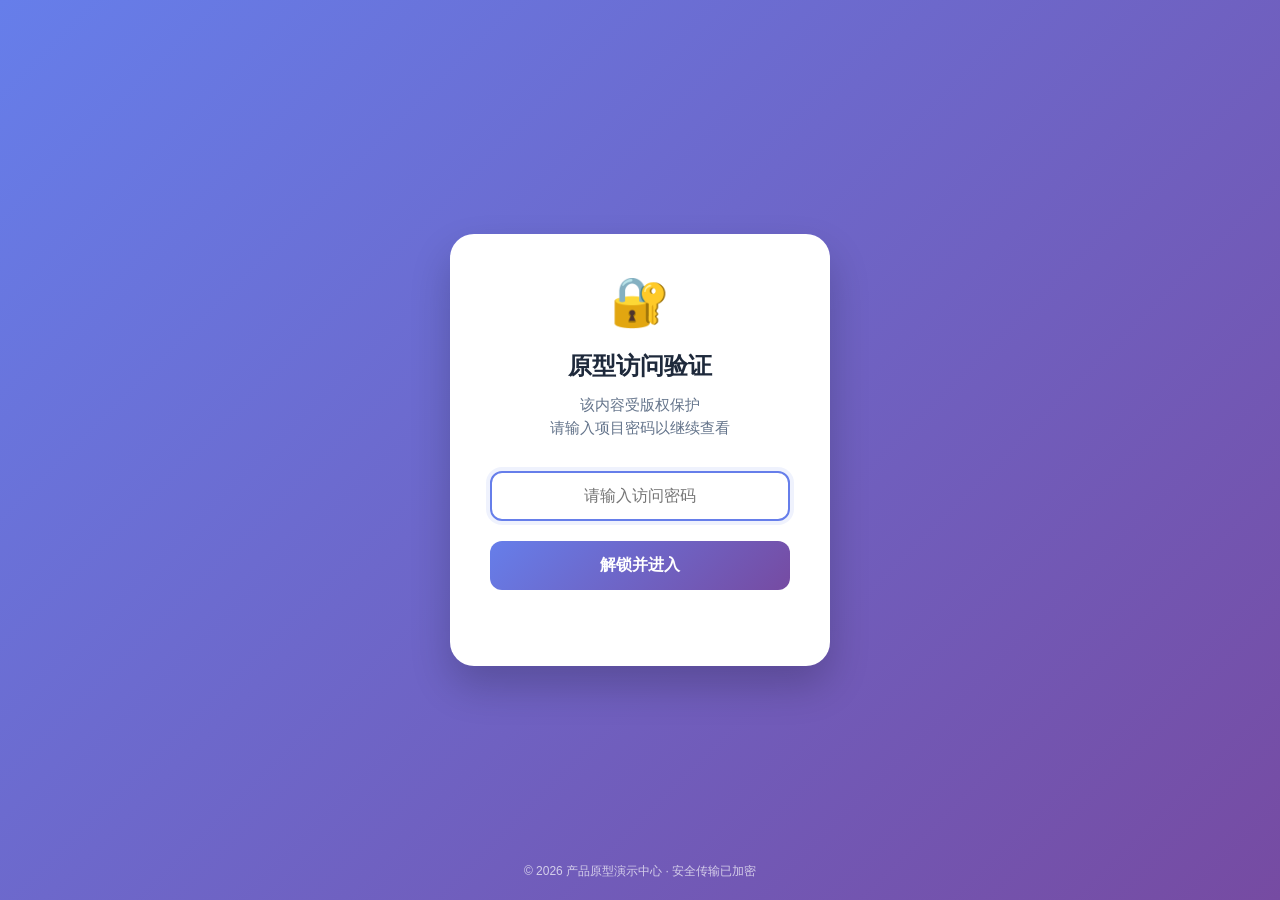
<file: index.html>
<!DOCTYPE html>
<html lang="zh-CN">
<head>
    <meta charset="UTF-8">
    <meta name="viewport" content="width=device-width, initial-scale=1.0">
    <title>密码保护 · 产品原型</title>
    <style>
        * {
            margin: 0;
            padding: 0;
            box-sizing: border-box;
        }
        body {
            font-family: -apple-system, BlinkMacSystemFont, 'Segoe UI', Roboto, sans-serif;
            /* 使用与主页面 Logo 一致的渐变色 */
            background: linear-gradient(135deg, #667eea 0%, #764ba2 100%);
            min-height: 100vh;
            display: flex;
            justify-content: center;
            align-items: center;
            padding: 20px;
        }
        .lock-card {
            background: white;
            padding: 40px;
            border-radius: 24px;
            text-align: center;
            width: 100%;
            max-width: 380px;
            box-shadow: 0 20px 40px rgba(0,0,0,0.2);
            transition: transform 0.3s ease;
        }
        .lock-icon {
            font-size: 48px;
            margin-bottom: 20px;
            display: block;
        }
        .lock-card h2 {
            margin-bottom: 12px;
            color: #1e293b;
            font-size: 24px;
        }
        .lock-card p {
            color: #64748b;
            margin-bottom: 32px;
            font-size: 15px;
            line-height: 1.5;
        }
        .lock-card input {
            width: 100%;
            padding: 14px 16px;
            border: 2px solid #e2e8f0;
            border-radius: 12px;
            font-size: 16px;
            margin-bottom: 20px;
            transition: all 0.2s;
            text-align: center;
        }
        .lock-card input:focus {
            outline: none;
            border-color: #667eea;
            box-shadow: 0 0 0 4px rgba(102, 126, 234, 0.1);
        }
        .lock-card button {
            width: 100%;
            padding: 14px;
            background: linear-gradient(135deg, #667eea 0%, #764ba2 100%);
            color: white;
            border: none;
            border-radius: 12px;
            font-size: 16px;
            font-weight: 600;
            cursor: pointer;
            transition: all 0.2s;
        }
        .lock-card button:hover {
            transform: translateY(-1px);
            box-shadow: 0 4px 12px rgba(118, 75, 162, 0.3);
        }
        .lock-card button:active {
            transform: translateY(0);
        }
        .error-msg {
            color: #ef4444;
            margin-top: 16px;
            font-size: 14px;
            height: 20px; /* 固定高度防止抖动 */
            font-weight: 500;
        }
        footer {
            position: absolute;
            bottom: 20px;
            color: rgba(255,255,255,0.7);
            font-size: 12px;
        }
    </style>
</head>
<body>
    <div class="lock-card">
        <span class="lock-icon">🔐</span>
        <h2>原型访问验证</h2>
        <p>该内容受版权保护<br>请输入项目密码以继续查看</p>
        
        <input type="password" id="passwordInput" placeholder="请输入访问密码" autocomplete="off">
        <button id="unlockBtn">解锁并进入</button>
        
        <div id="errorMsg" class="error-msg"></div>
    </div>

    <footer>
        © 2026 产品原型演示中心 · 安全传输已加密
    </footer>

    <script>
        // 验证逻辑
        const CORRECT_PASSWORD = "dndc2026";
        
        function unlock() {
            const inputPwd = document.getElementById('passwordInput').value;
            const errorDiv = document.getElementById('errorMsg');
            const card = document.querySelector('.lock-card');
            
            if (inputPwd === CORRECT_PASSWORD) {
                // 验证成功，跳转到交互说明文档
                window.location.href = "interaction_docs.html";
            } else {
                // 验证失败特效
                errorDiv.textContent = '❌ 密码错误，请重新输入';
                
                // 给卡片加一个左右晃动的震动效果
                card.style.transform = "translateX(10px)";
                setTimeout(() => card.style.transform = "translateX(-10px)", 50);
                setTimeout(() => card.style.transform = "translateX(0)", 100);
                
                // 清空输入框并聚焦
                const input = document.getElementById('passwordInput');
                input.value = '';
                input.focus();
                
                setTimeout(() => { errorDiv.textContent = ''; }, 3000);
            }
        }
        
        // 绑定点击事件
        document.getElementById('unlockBtn').addEventListener('click', unlock);
        
        // 绑定回车键事件
        document.getElementById('passwordInput').addEventListener('keypress', (e) => {
            if (e.key === 'Enter') unlock();
        });

        // 页面加载自动聚焦
        window.onload = () => {
            document.getElementById('passwordInput').focus();
        };
    </script>
</body>
</html>
</file>
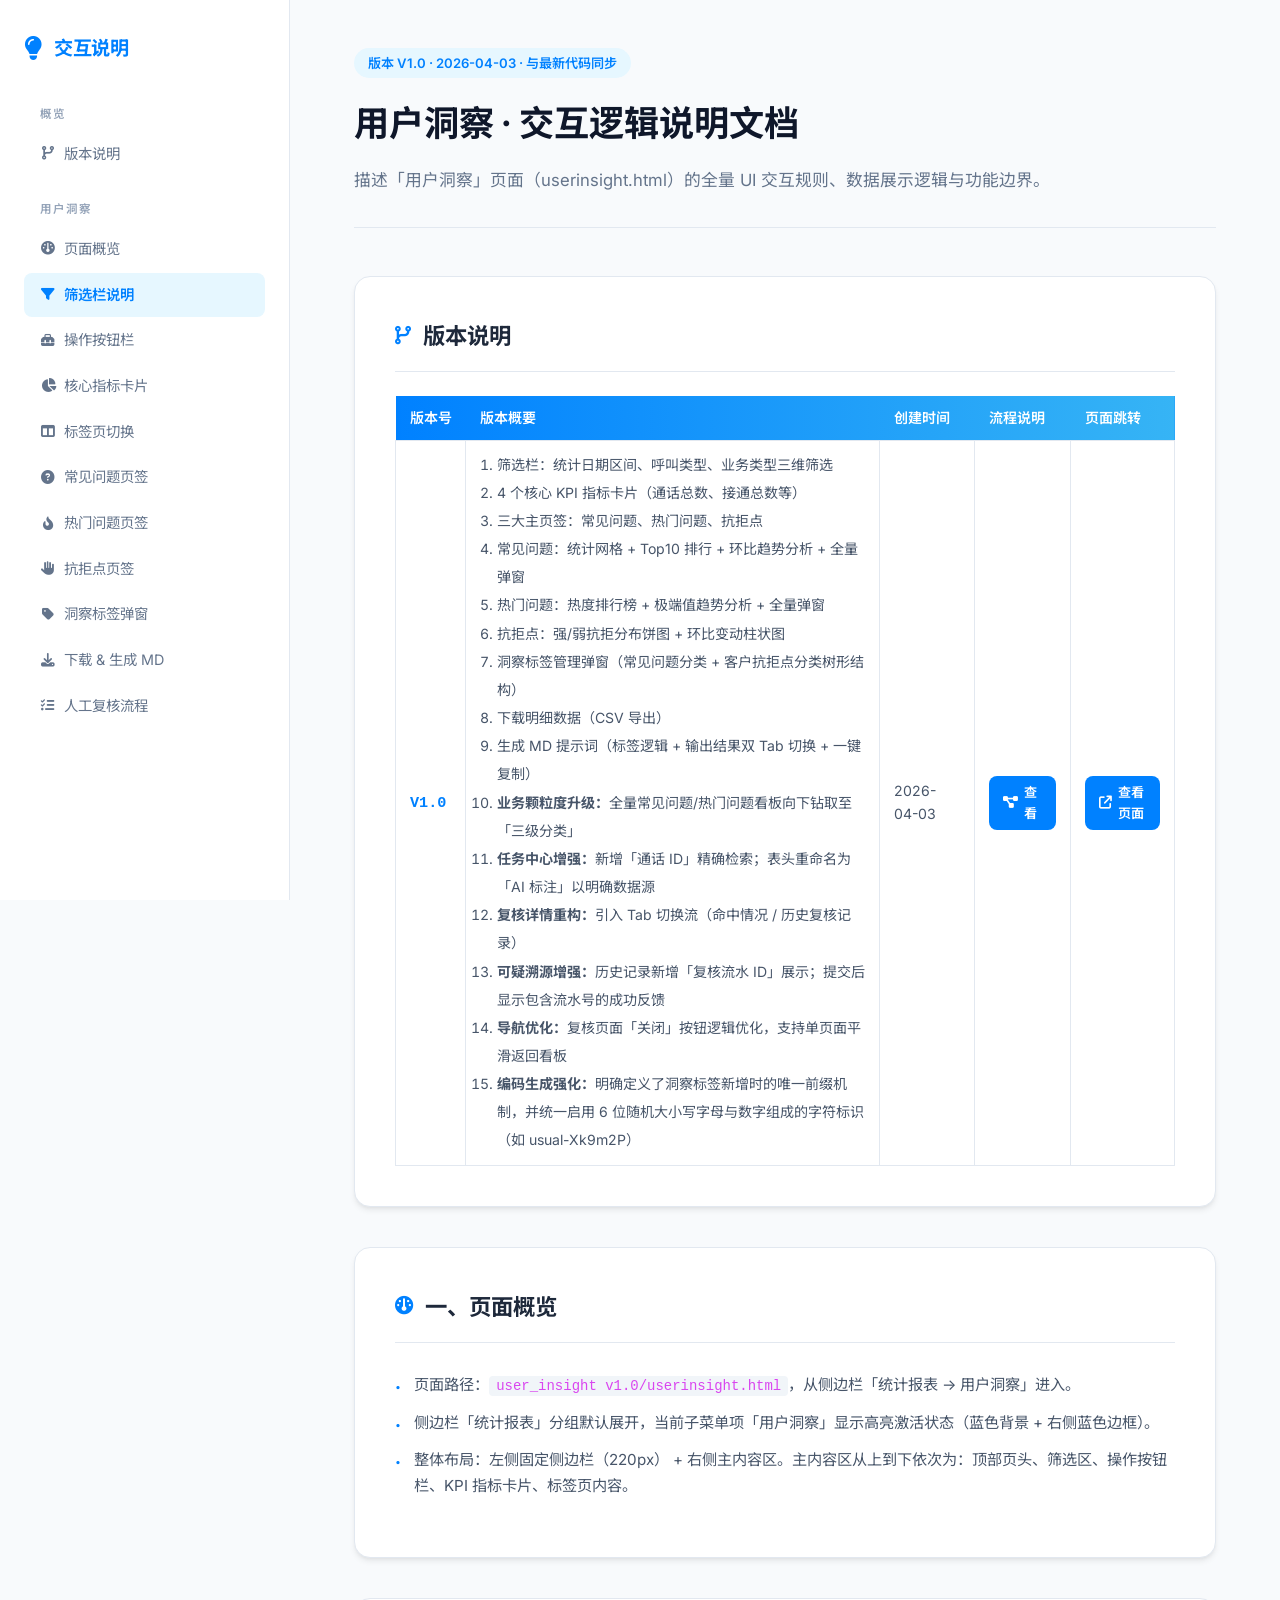
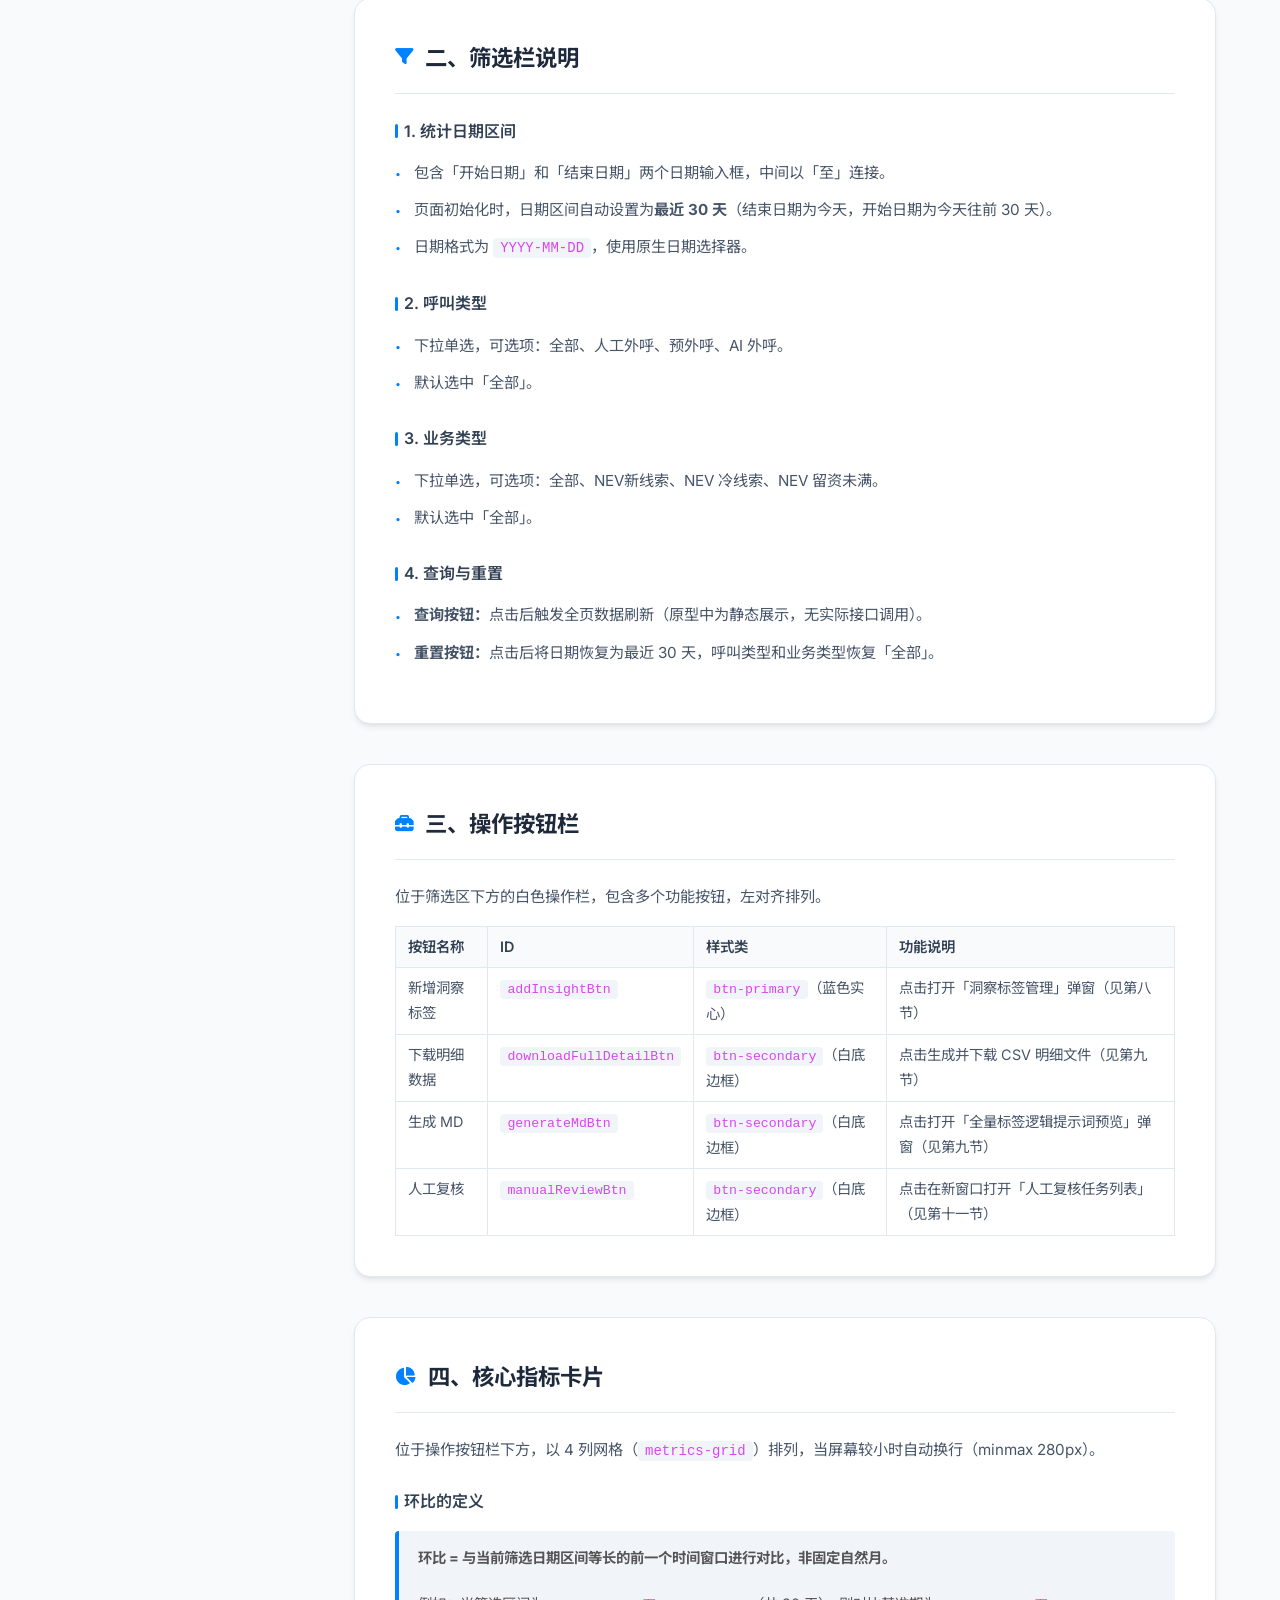
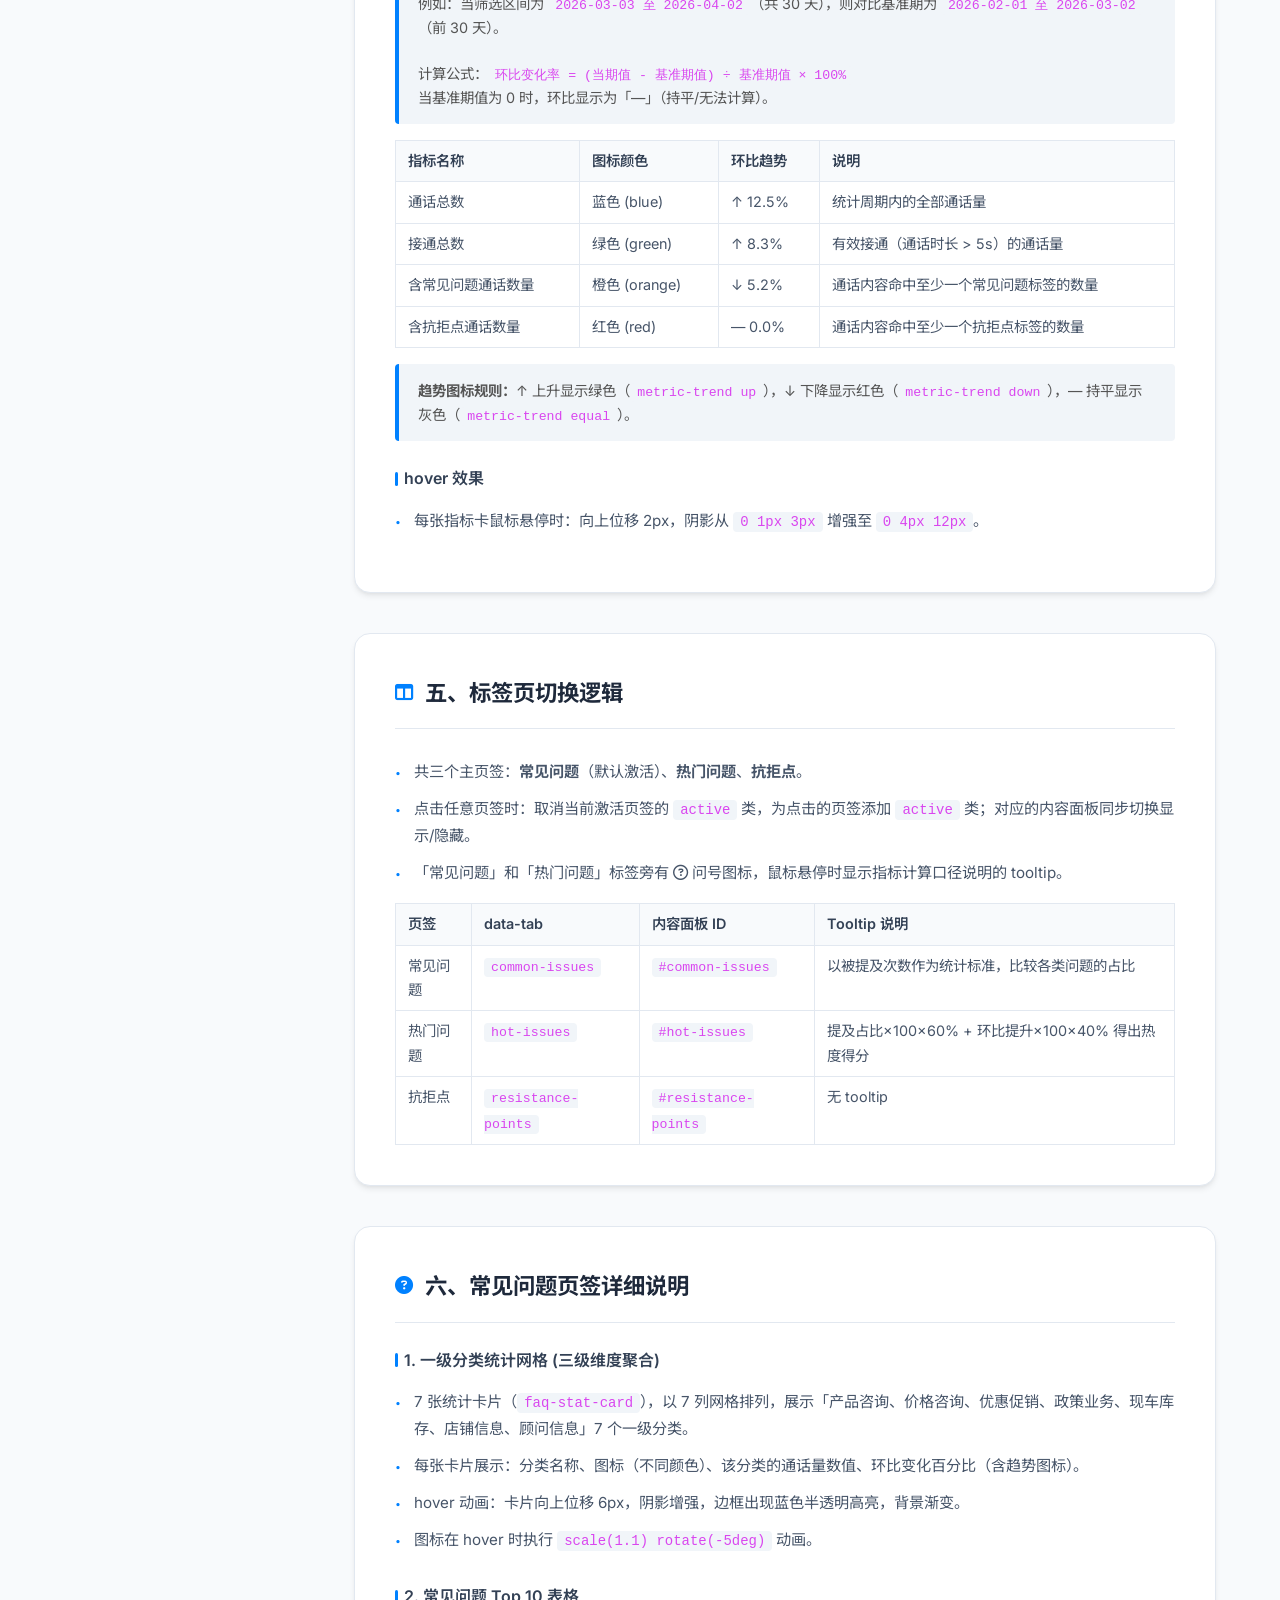
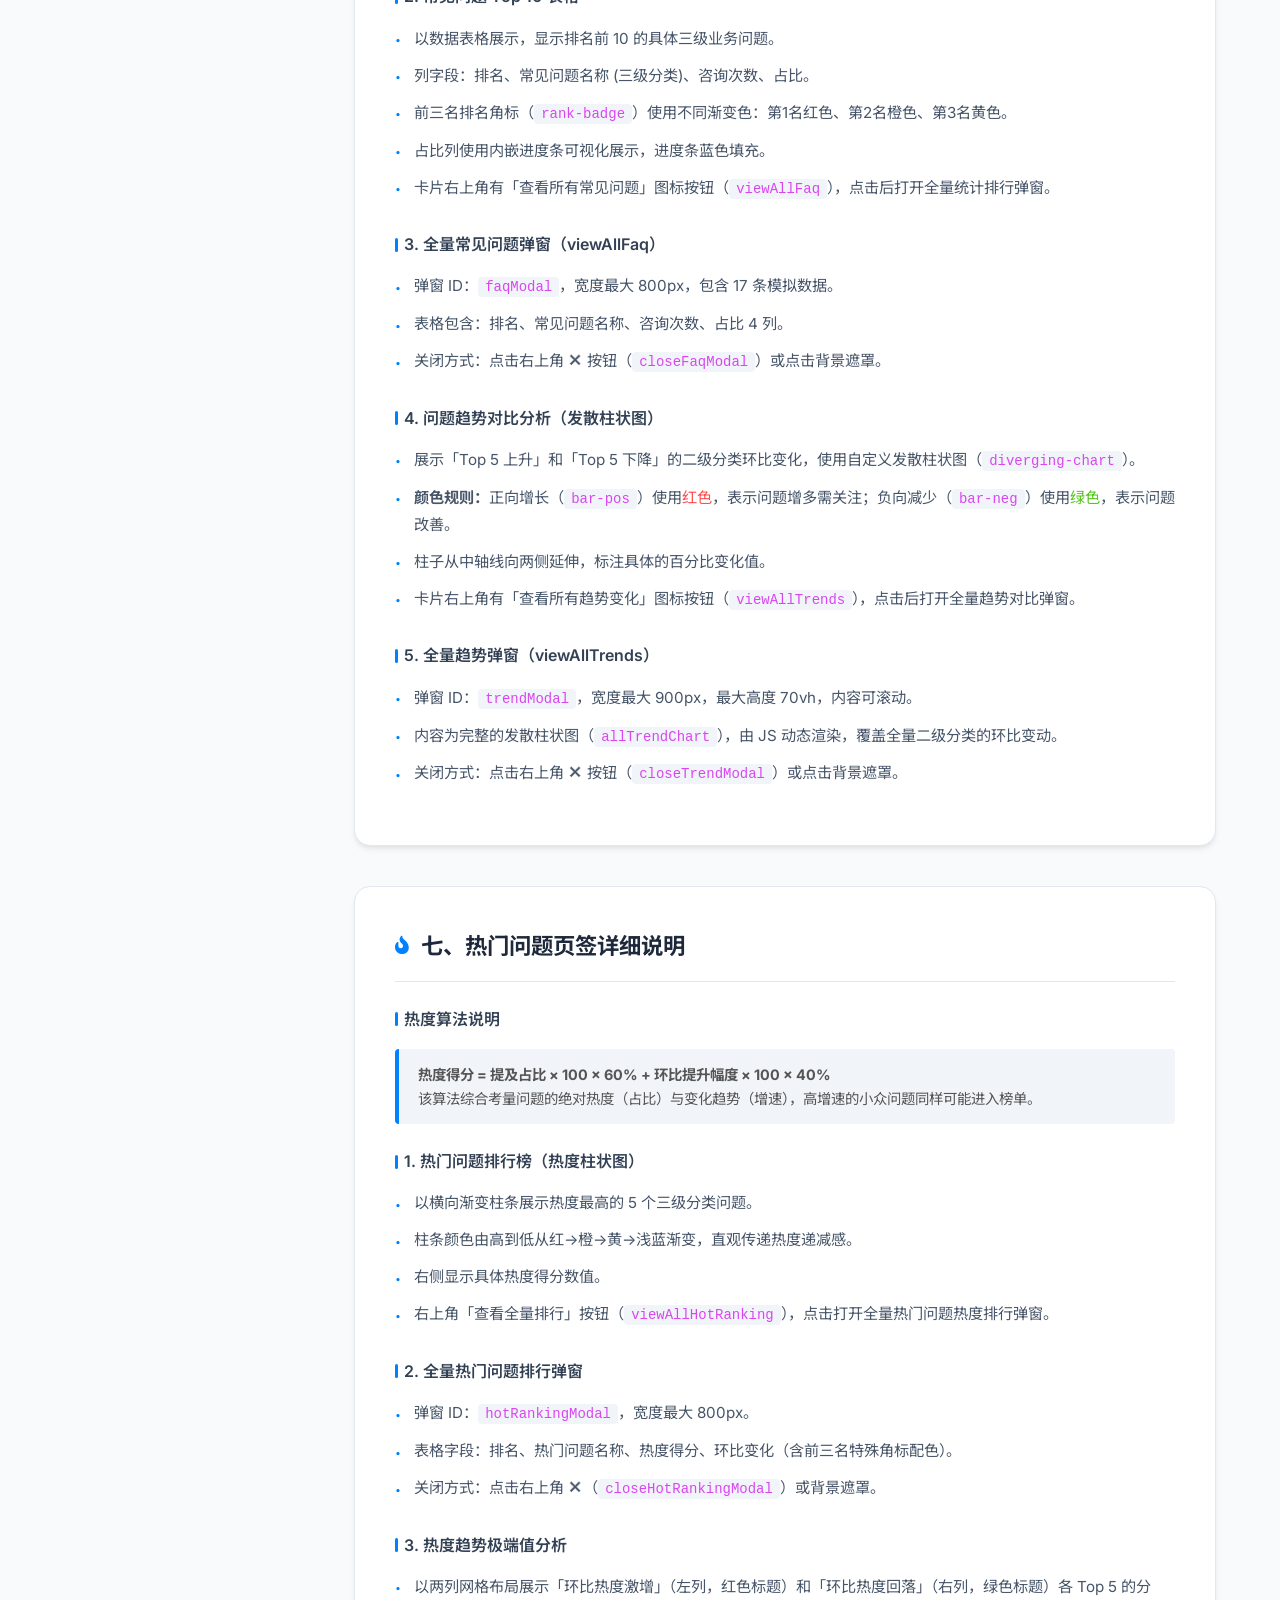
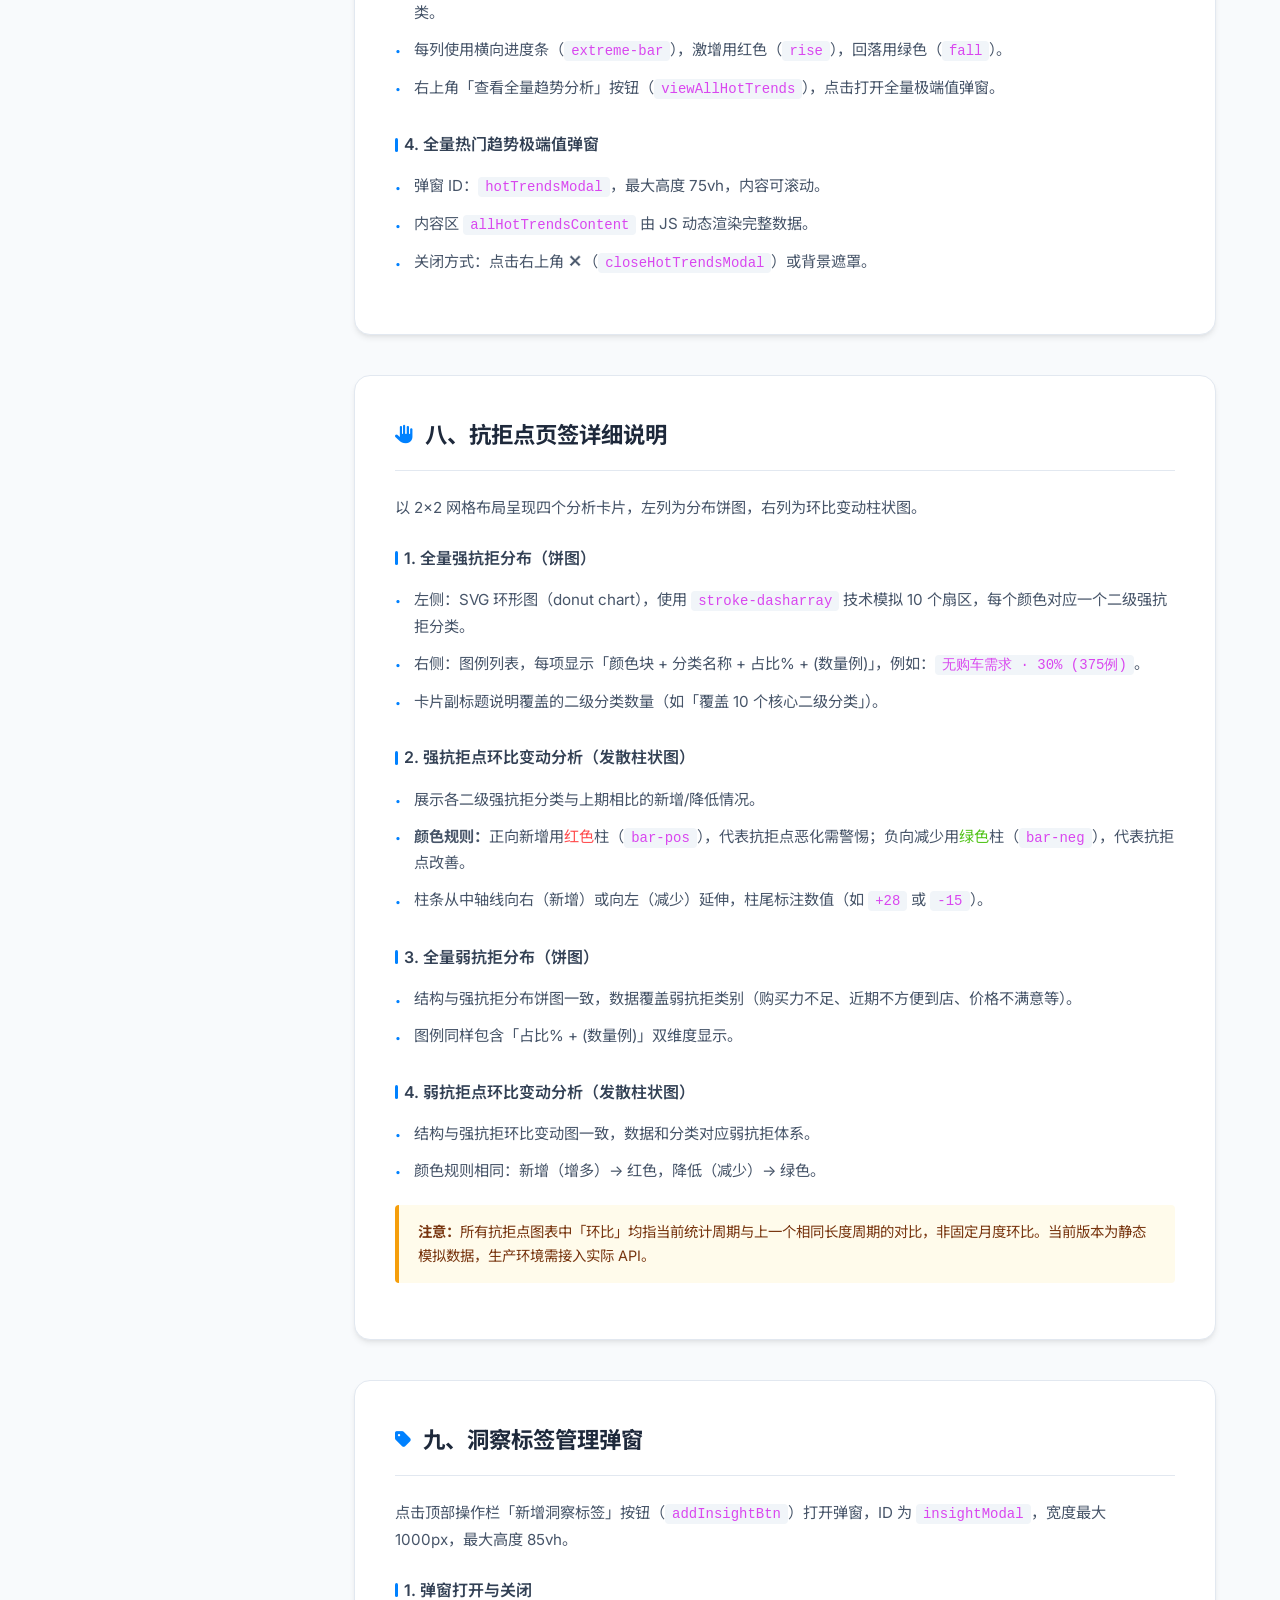
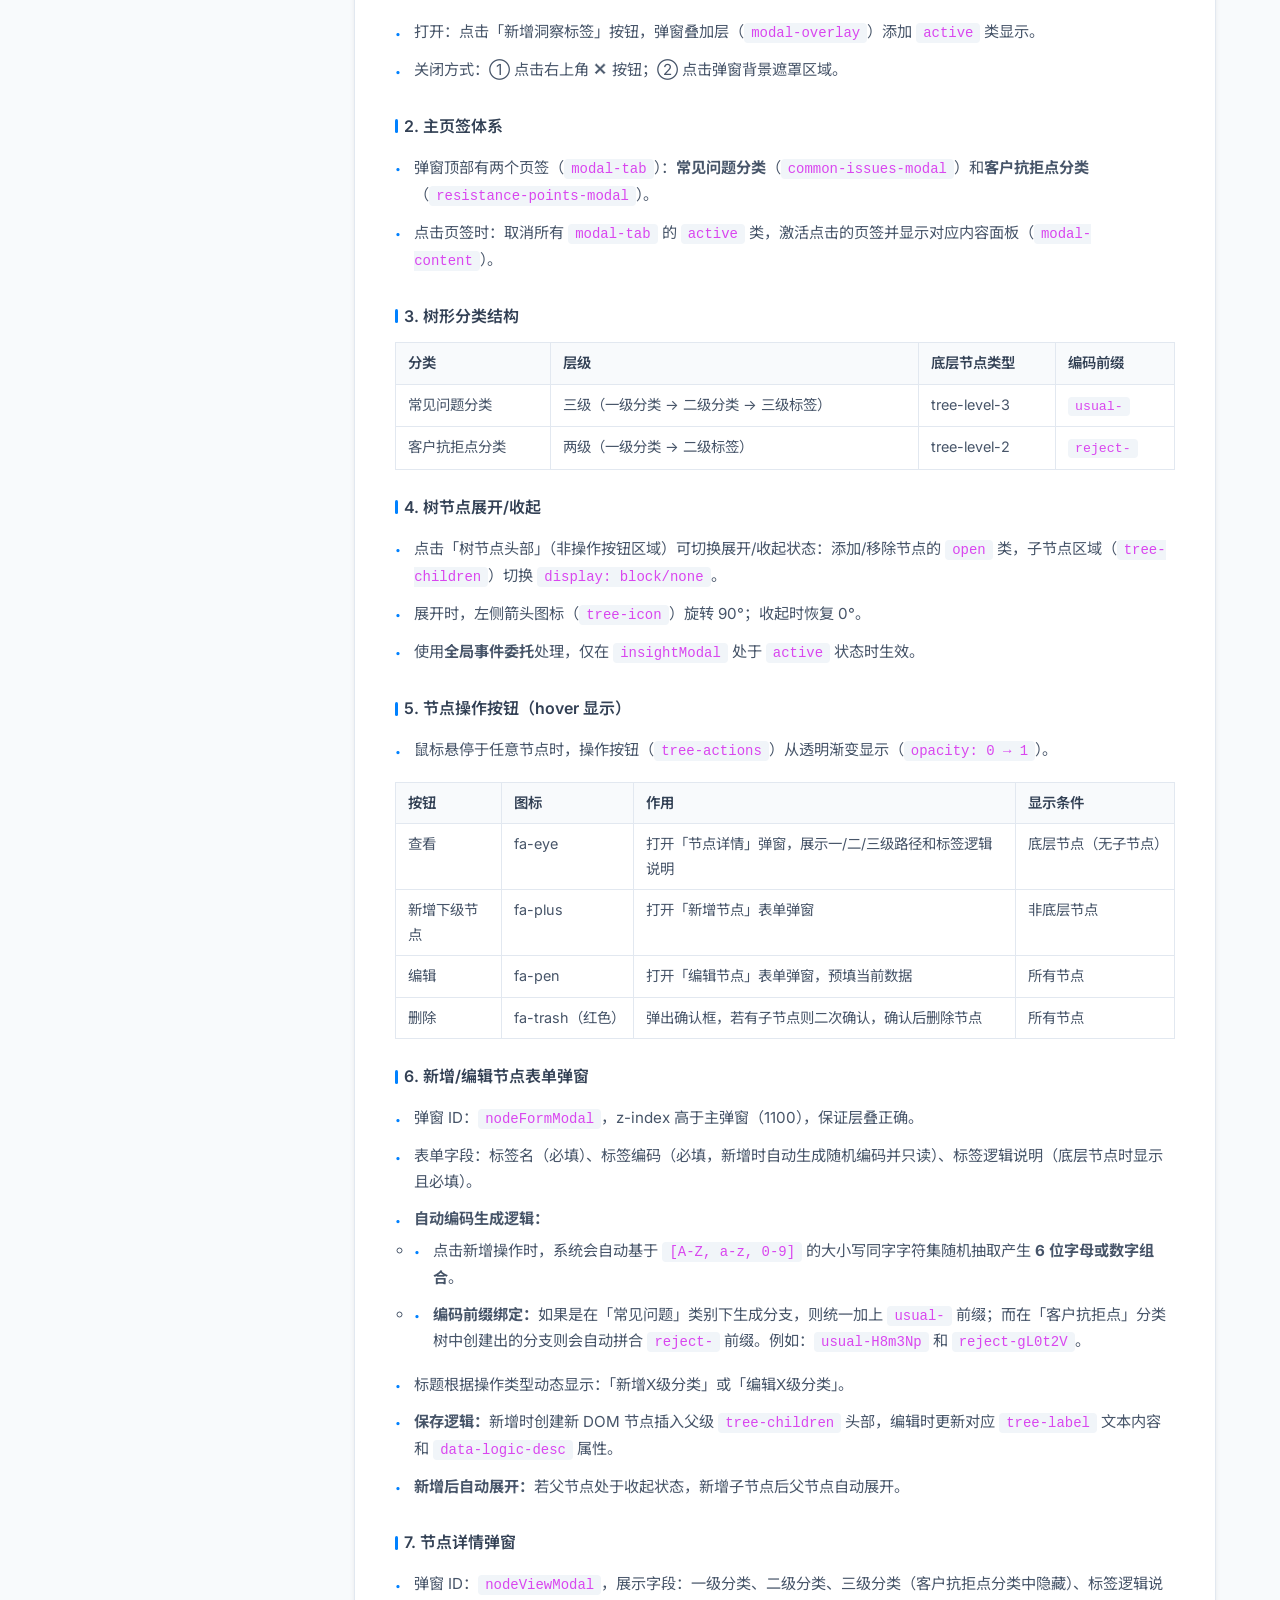
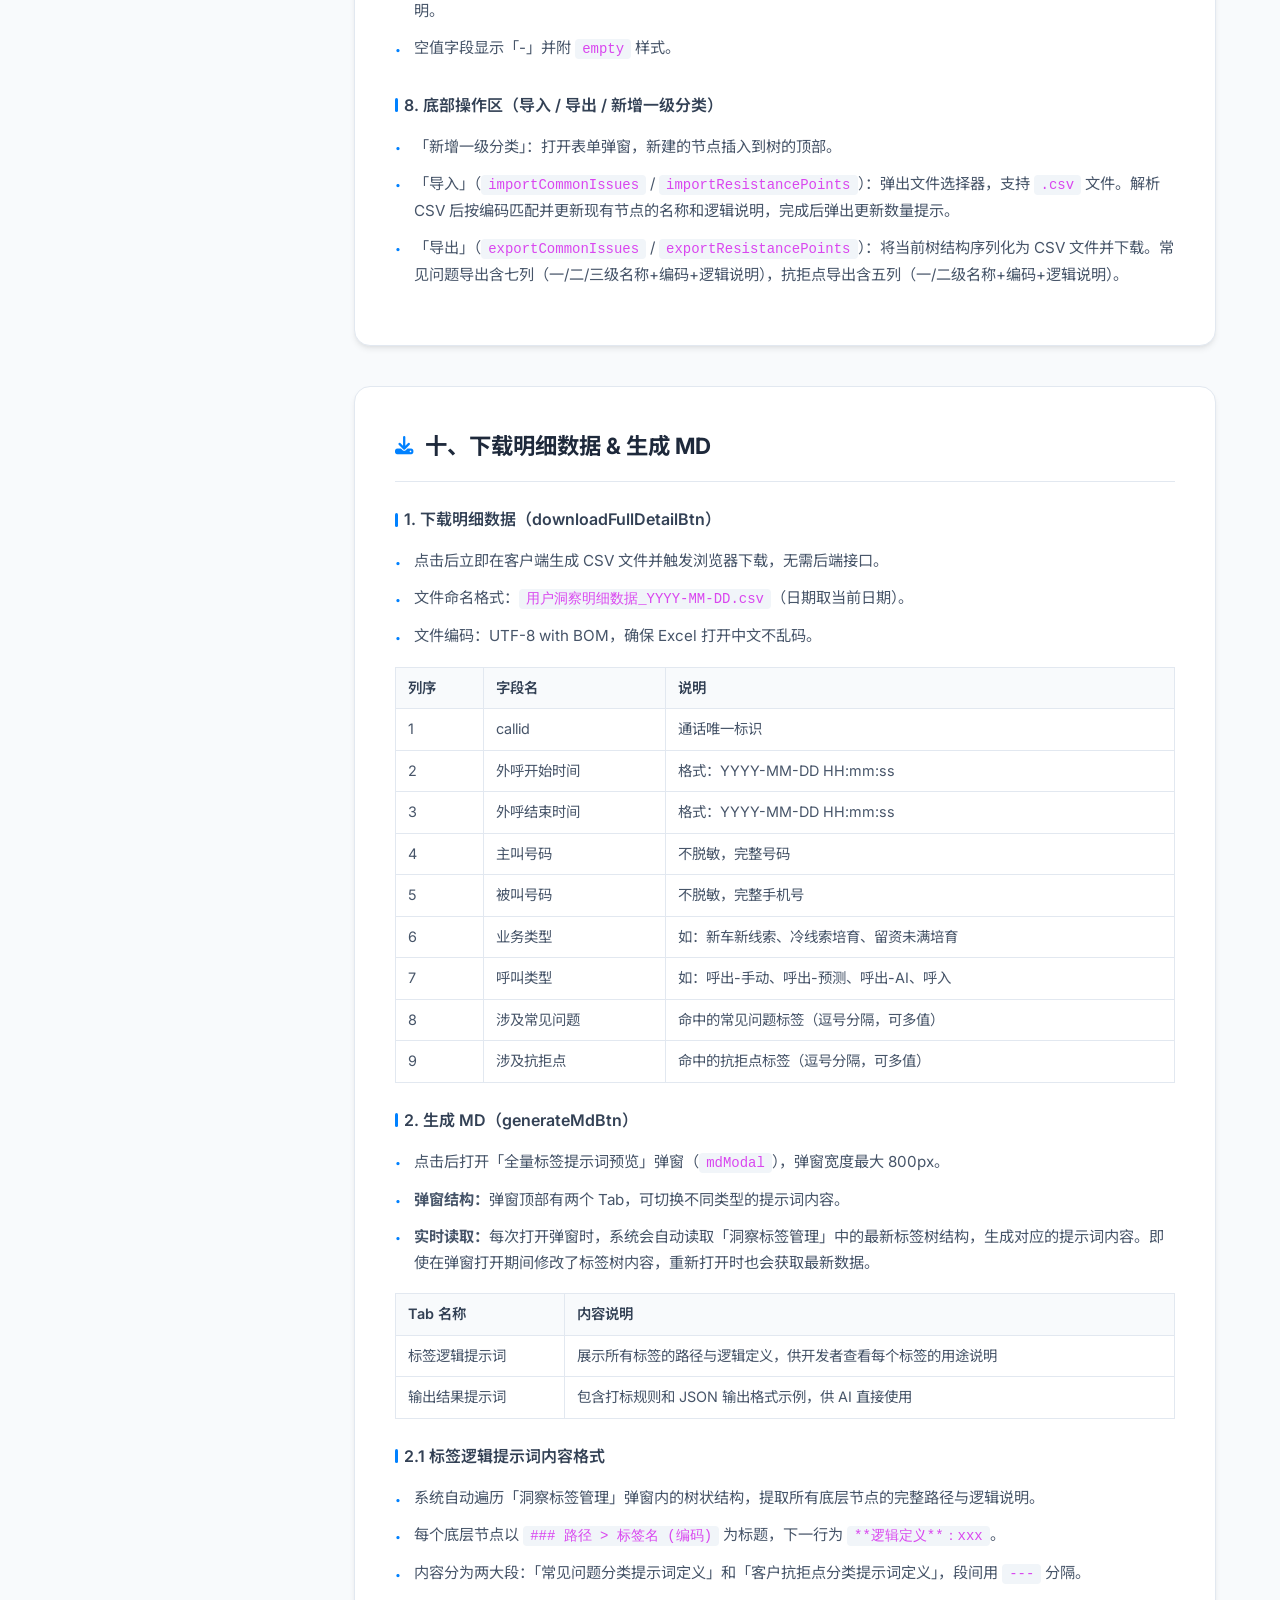
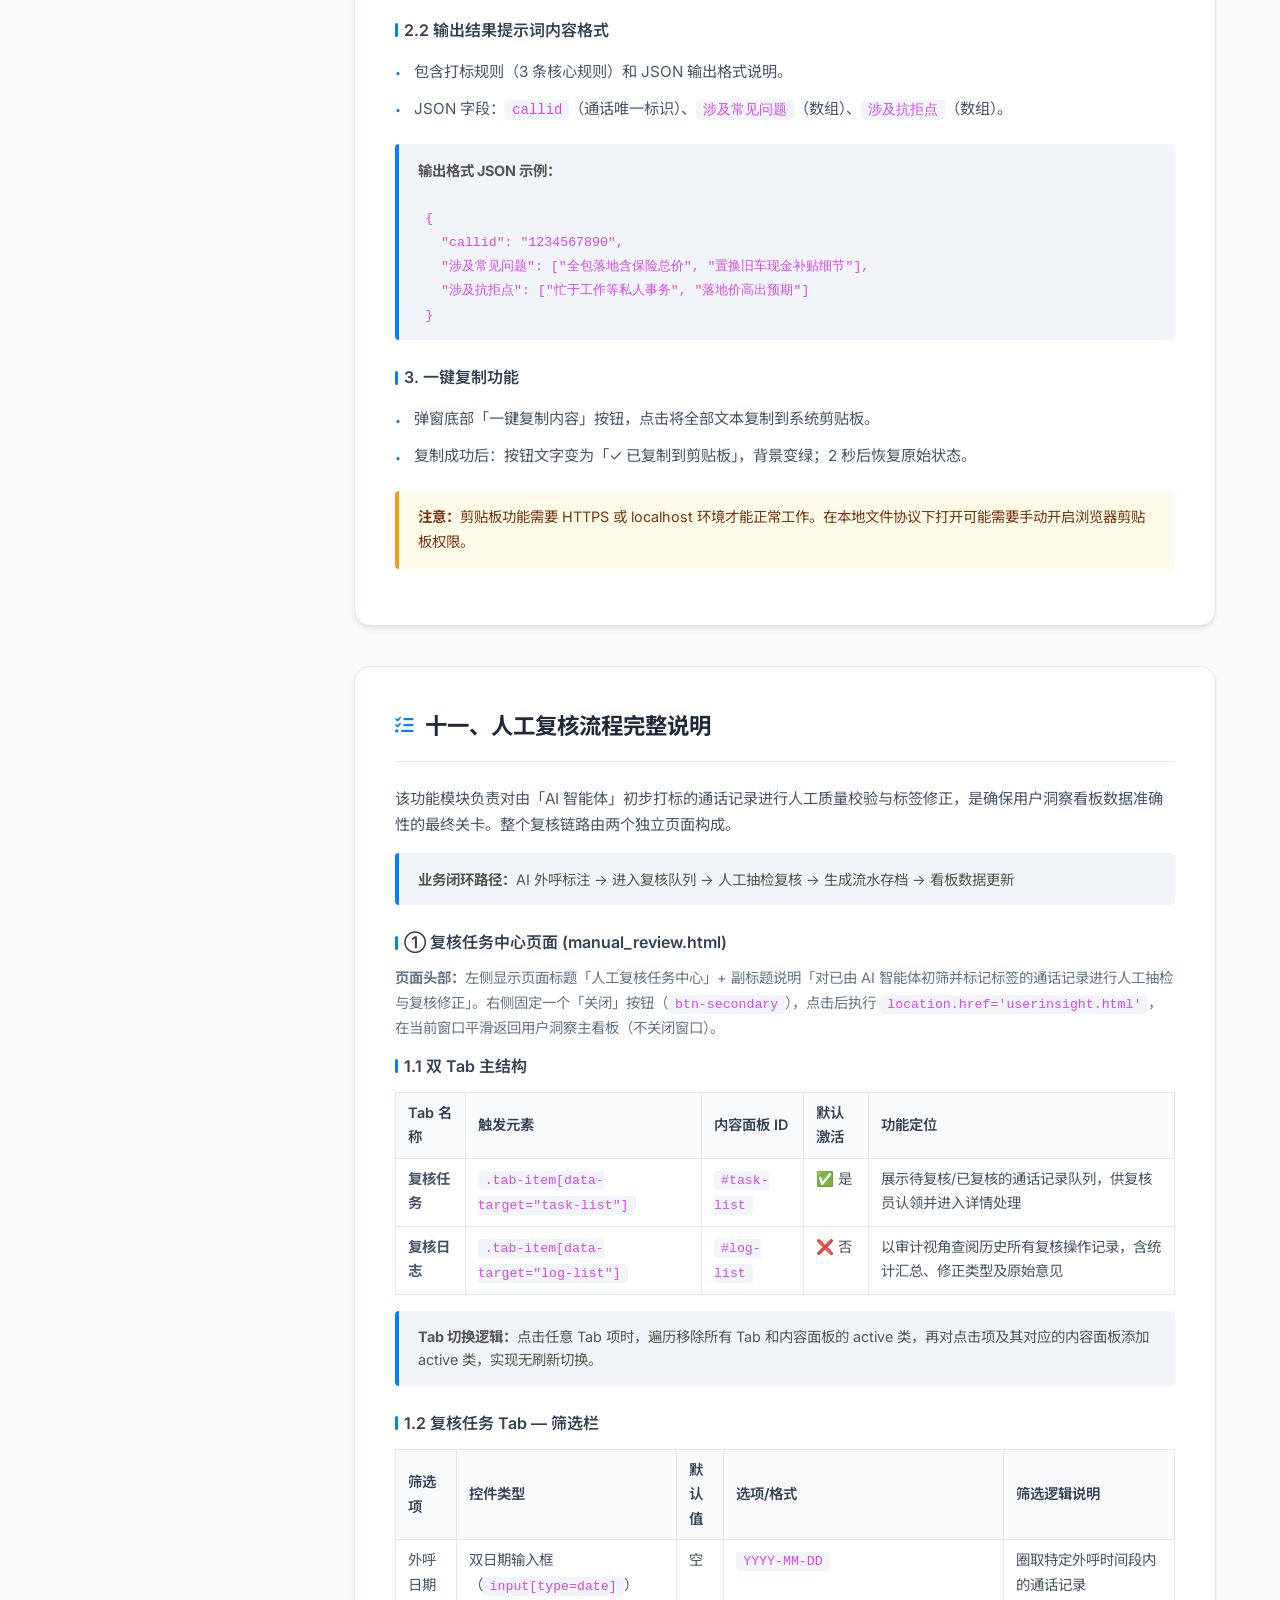
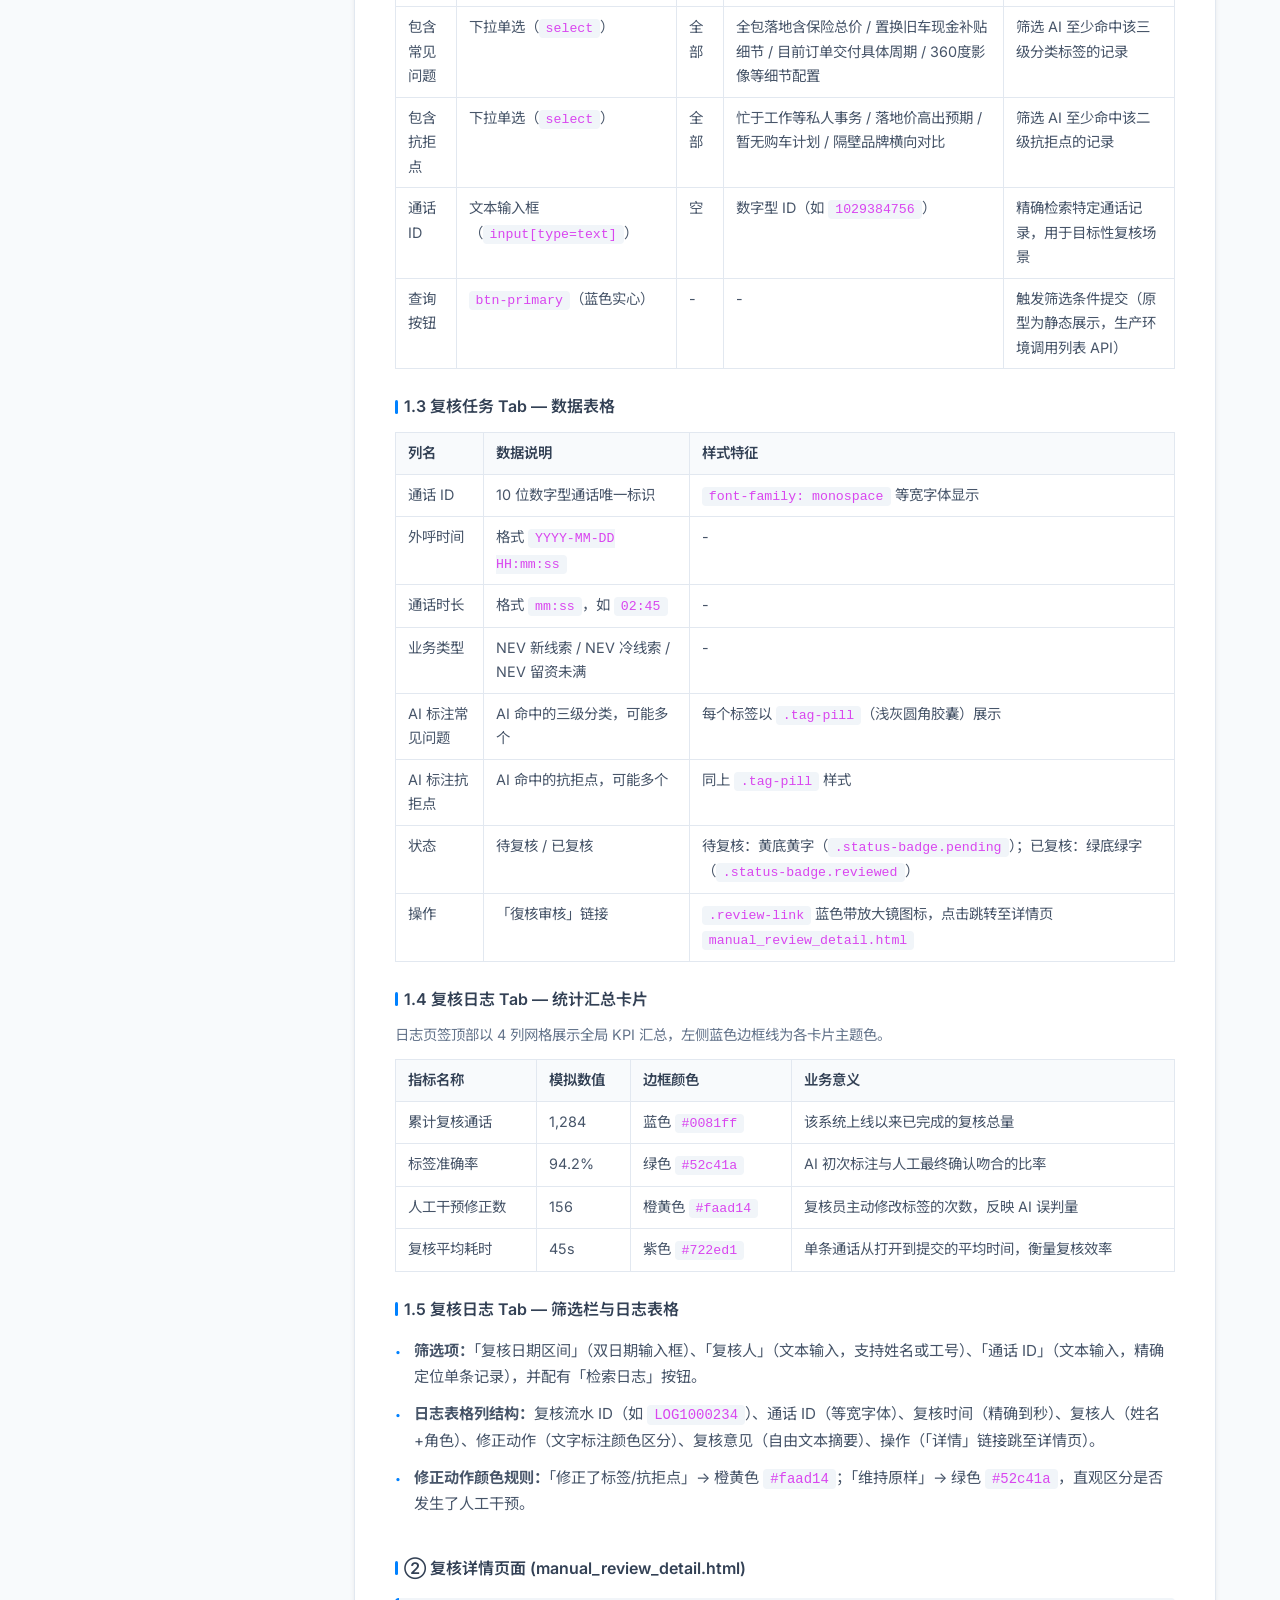
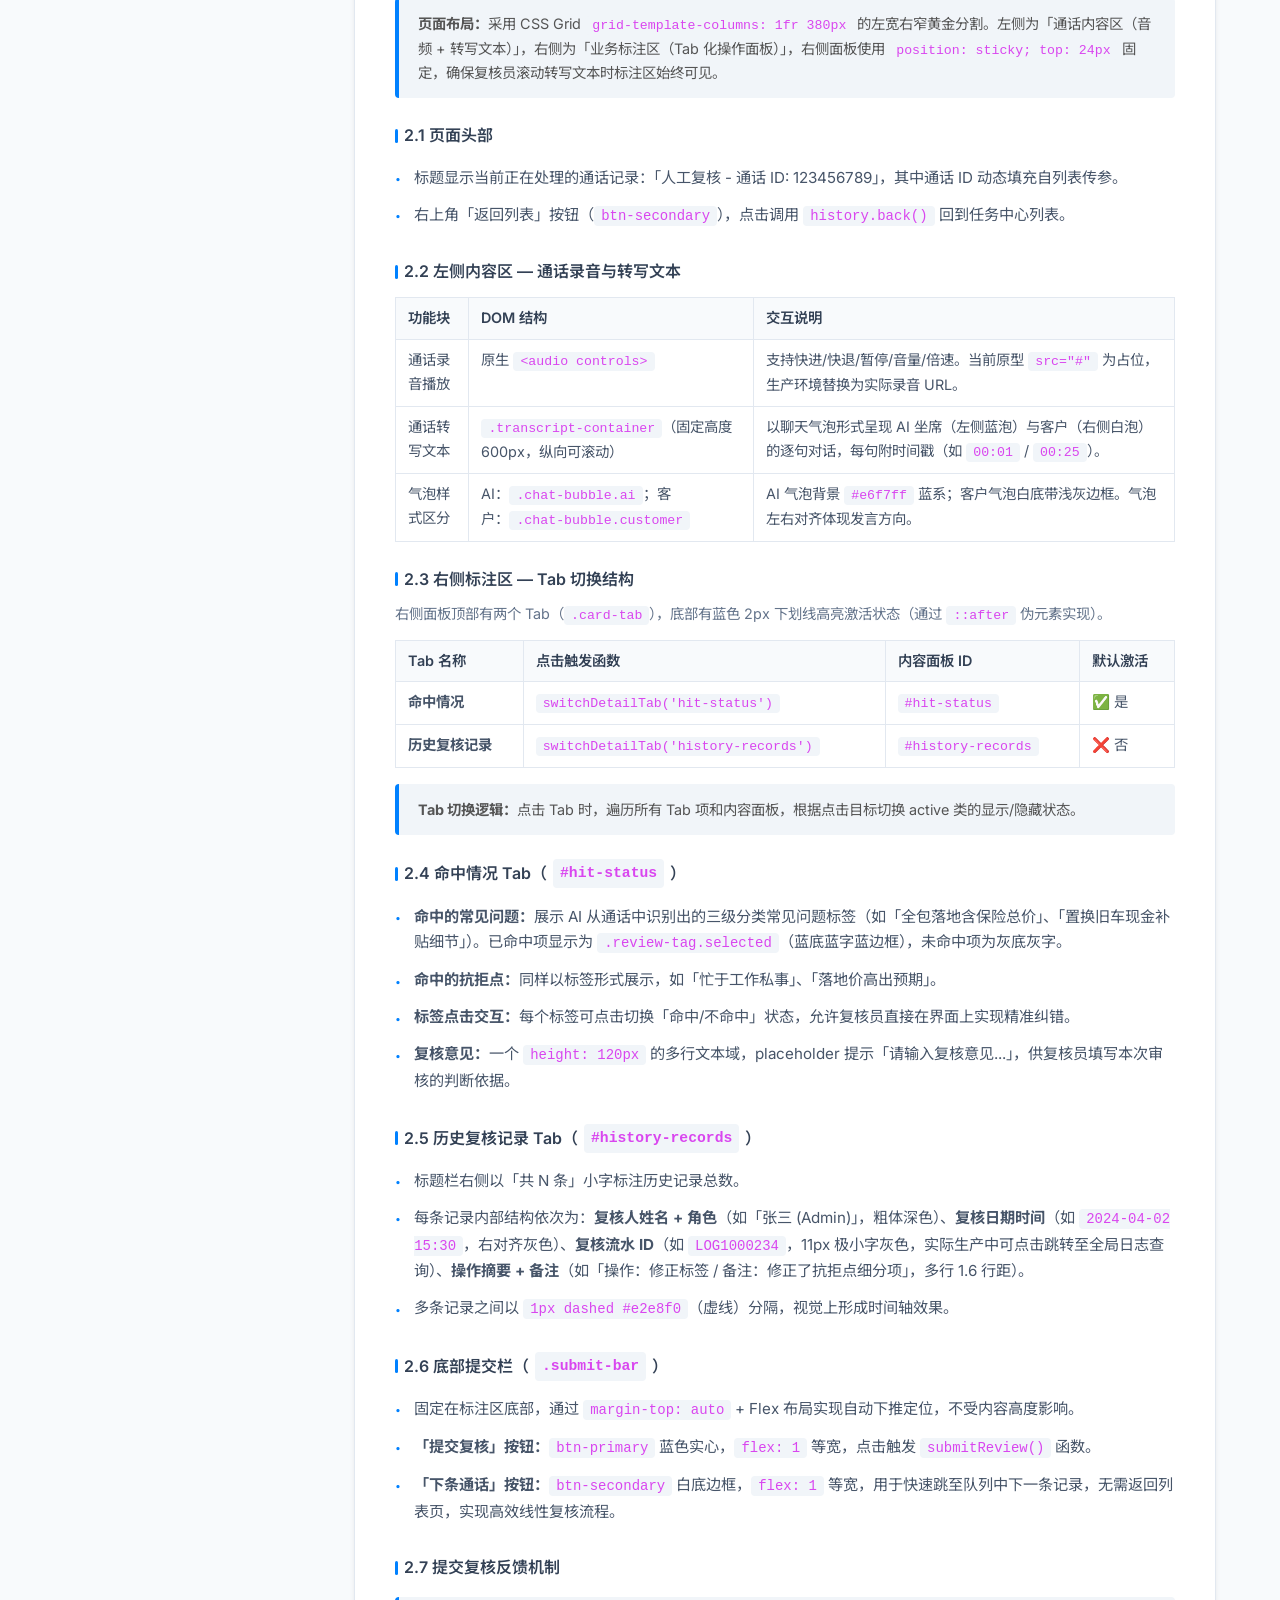
<file: interaction_docs.html>
<!DOCTYPE html>
<html lang="zh-CN">
<head>
    <meta charset="UTF-8">
    <meta name="viewport" content="width=device-width, initial-scale=1.0">
    <title>用户洞察 · 交互逻辑说明文档</title>
    <link href="https://fonts.googleapis.com/css2?family=Inter:wght@400;500;600;700&family=Noto+Sans+SC:wght@300;400;500;700&display=swap" rel="stylesheet">
    <link rel="stylesheet" href="https://cdnjs.cloudflare.com/ajax/libs/font-awesome/6.4.0/css/all.min.css">
    <style>
        :root {
            --primary: #0081ff;
            --primary-light: #e6f7ff;
            --accent: #39cfd0;
            --text-main: #2c3e50;
            --text-secondary: #64748b;
            --bg-body: #f8fafc;
            --bg-card: #ffffff;
            --border: #e2e8f0;
            --sidebar-width: 290px;
            --shadow: 0 4px 6px -1px rgb(0 0 0 / 0.08), 0 2px 4px -2px rgb(0 0 0 / 0.06);
        }

        * { box-sizing: border-box; margin: 0; padding: 0; }

        body {
            font-family: 'Inter', 'Noto Sans SC', sans-serif;
            background-color: var(--bg-body);
            color: var(--text-main);
            display: flex;
            min-height: 100vh;
            line-height: 1.7;
        }

        /* ===== Sidebar ===== */
        .doc-sidebar {
            width: var(--sidebar-width);
            background: var(--bg-card);
            border-right: 1px solid var(--border);
            padding: 2rem 1.5rem;
            position: fixed;
            height: 100vh;
            overflow-y: auto;
        }

        .doc-logo {
            display: flex;
            align-items: center;
            gap: 12px;
            margin-bottom: 2.5rem;
            color: var(--primary);
        }
        .doc-logo i { font-size: 1.5rem; }
        .doc-logo span { font-weight: 700; font-size: 1.2rem; letter-spacing: -0.5px; }

        .nav-section-label {
            font-size: 0.72rem;
            font-weight: 600;
            text-transform: uppercase;
            letter-spacing: 0.08em;
            color: #94a3b8;
            padding: 0 1rem;
            margin: 1.5rem 0 0.5rem;
        }

        .nav-list { list-style: none; }
        .nav-link {
            display: flex;
            align-items: center;
            gap: 8px;
            padding: 0.6rem 1rem;
            color: var(--text-secondary);
            text-decoration: none;
            border-radius: 8px;
            font-size: 0.9rem;
            margin-bottom: 2px;
            transition: all 0.2s ease;
        }
        .nav-link i { width: 16px; text-align: center; font-size: 0.85rem; }
        .nav-link:hover { color: var(--primary); background: var(--primary-light); }
        .nav-link.active { color: var(--primary); background: var(--primary-light); font-weight: 600; }

        /* ===== Main Content ===== */
        .doc-main {
            margin-left: var(--sidebar-width);
            flex: 1;
            padding: 3rem 4rem;
            max-width: 1100px;
        }

        .doc-header {
            margin-bottom: 3rem;
            border-bottom: 1px solid var(--border);
            padding-bottom: 2rem;
        }

        .doc-tag {
            background: var(--primary-light);
            color: var(--primary);
            padding: 4px 14px;
            border-radius: 20px;
            font-size: 0.82rem;
            font-weight: 600;
            display: inline-block;
            margin-bottom: 1rem;
        }

        .doc-title { font-size: 2.2rem; font-weight: 700; color: #0f172a; margin-bottom: 0.75rem; }
        .doc-subtitle { color: var(--text-secondary); font-size: 1.05rem; }

        /* ===== Sections ===== */
        .section {
            background: var(--bg-card);
            padding: 2.5rem;
            border-radius: 16px;
            box-shadow: var(--shadow);
            margin-bottom: 2.5rem;
            border: 1px solid var(--border);
        }

        .section-title {
            font-size: 1.4rem;
            font-weight: 700;
            margin-bottom: 1.5rem;
            display: flex;
            align-items: center;
            gap: 12px;
            color: #1e293b;
            padding-bottom: 1rem;
            border-bottom: 1px solid var(--border);
        }
        .section-title i { color: var(--primary); font-size: 1.15rem; }

        h3.sub-title {
            font-size: 1rem;
            font-weight: 600;
            color: #334155;
            margin: 1.5rem 0 0.6rem;
            display: flex;
            align-items: center;
            gap: 6px;
        }
        h3.sub-title::before {
            content: '';
            display: inline-block;
            width: 3px;
            height: 14px;
            background: var(--primary);
            border-radius: 2px;
        }

        ul.item-list {
            padding-left: 0;
            list-style: none;
            margin-bottom: 0.75rem;
        }
        ul.item-list li {
            padding: 0.35rem 0 0.35rem 1.2rem;
            position: relative;
            color: #475569;
            font-size: 0.95rem;
        }
        ul.item-list li::before {
            content: '·';
            position: absolute;
            left: 0;
            color: var(--primary);
            font-weight: 700;
            font-size: 1.2rem;
            top: 0.25rem;
        }

        .highlight-box {
            background: #f1f5f9;
            padding: 0.9rem 1.2rem;
            border-left: 4px solid var(--primary);
            border-radius: 4px;
            font-size: 0.9rem;
            color: #555;
            margin: 1rem 0;
            line-height: 1.6;
        }

        .warn-box {
            background: #fffbeb;
            padding: 0.9rem 1.2rem;
            border-left: 4px solid #f59e0b;
            border-radius: 4px;
            font-size: 0.9rem;
            color: #78350f;
            margin: 1rem 0;
        }

        .badge {
            display: inline-block;
            padding: 2px 9px;
            border-radius: 4px;
            font-size: 0.78rem;
            font-weight: 600;
            background: #3b82f6;
            color: white;
            margin-left: 8px;
            vertical-align: middle;
        }
        .badge.green { background: #10b981; }
        .badge.orange { background: #f59e0b; }
        .badge.red { background: #ef4444; }

        code {
            background: #f1f5f9;
            padding: 2px 7px;
            border-radius: 4px;
            font-family: monospace;
            color: #d946ef;
            font-size: 0.92em;
        }

        /* ===== Flow Table ===== */
        .flow-table {
            width: 100%;
            border-collapse: collapse;
            margin-top: 0.75rem;
            font-size: 0.9rem;
        }
        .flow-table th {
            background: #f8fafc;
            border: 1px solid var(--border);
            padding: 8px 12px;
            text-align: left;
            font-weight: 600;
            color: #334155;
        }
        .flow-table td {
            border: 1px solid var(--border);
            padding: 8px 12px;
            vertical-align: top;
            color: #475569;
        }
        .flow-table tr:hover td { background: #fafbff; }

        /* ===== Version Table ===== */
        .version-table {
            width: 100%;
            border-collapse: collapse;
            margin-top: 1rem;
            font-size: 0.88rem;
        }
        .version-table thead tr {
            background: linear-gradient(90deg, #0081ff 0%, #36b4f5 100%);
        }
        .version-table th {
            padding: 10px 14px;
            text-align: left;
            font-weight: 600;
            color: #fff;
            border: none;
            white-space: nowrap;
        }
        .version-table td {
            border: 1px solid var(--border);
            padding: 10px 14px;
            vertical-align: middle;
            color: #475569;
            line-height: 1.6;
        }
        .version-table tr:nth-child(even) td { background: #f8fafc; }
        .version-table tr:hover td { background: #eff6ff; }
        .version-table .ver-num {
            font-weight: 700;
            color: var(--primary);
            font-family: monospace;
            font-size: 0.95rem;
        }

        .btn-jump {
            display: inline-flex;
            align-items: center;
            gap: 6px;
            padding: 6px 14px;
            background: var(--primary);
            color: #fff;
            border: none;
            border-radius: 8px;
            font-size: 0.82rem;
            font-weight: 600;
            cursor: pointer;
            text-decoration: none;
            transition: background 0.2s, transform 0.15s;
        }
        .btn-jump:hover { background: #0070dd; transform: translateY(-1px); }

        /* ===== Footer ===== */
        .doc-footer {
            margin-top: 4rem;
            padding-top: 2rem;
            border-top: 1px dashed var(--border);
            text-align: center;
            color: var(--text-secondary);
            font-size: 0.85rem;
        }

        @media (max-width: 992px) {
            .doc-sidebar { width: 72px; padding: 10px; }
            .doc-sidebar .doc-logo span, .nav-link span, .nav-section-label { display: none; }
            .doc-main { margin-left: 72px; padding: 2rem; }
        }
    </style>
</head>
<body>
    <!-- Sidebar -->
    <aside class="doc-sidebar">
        <div class="doc-logo">
            <i class="fa-solid fa-lightbulb"></i>
            <span>交互说明</span>
        </div>

        <div class="nav-section-label">概览</div>
        <nav>
            <ul class="nav-list">
                <li><a href="#version-table" class="nav-link"><i class="fa-solid fa-code-branch"></i><span>版本说明</span></a></li>
            </ul>
        </nav>

        <div class="nav-section-label">用户洞察</div>
        <nav>
            <ul class="nav-list">
                <li><a href="#section-overview" class="nav-link"><i class="fa-solid fa-gauge"></i><span>页面概览</span></a></li>
                <li><a href="#section-filter" class="nav-link"><i class="fa-solid fa-filter"></i><span>筛选栏说明</span></a></li>
                <li><a href="#section-actionbar" class="nav-link"><i class="fa-solid fa-toolbox"></i><span>操作按钮栏</span></a></li>
                <li><a href="#section-metrics" class="nav-link"><i class="fa-solid fa-chart-pie"></i><span>核心指标卡片</span></a></li>
                <li><a href="#section-tabs" class="nav-link"><i class="fa-solid fa-table-columns"></i><span>标签页切换</span></a></li>
                <li><a href="#section-faq" class="nav-link"><i class="fa-solid fa-circle-question"></i><span>常见问题页签</span></a></li>
                <li><a href="#section-hot" class="nav-link"><i class="fa-solid fa-fire-flame-curved"></i><span>热门问题页签</span></a></li>
                <li><a href="#section-resistance" class="nav-link"><i class="fa-solid fa-hand"></i><span>抗拒点页签</span></a></li>
                <li><a href="#section-insight-modal" class="nav-link"><i class="fa-solid fa-tag"></i><span>洞察标签弹窗</span></a></li>
                <li><a href="#section-download" class="nav-link"><i class="fa-solid fa-download"></i><span>下载 &amp; 生成 MD</span></a></li>
                <li><a href="#section-review-flow" class="nav-link"><i class="fa-solid fa-list-check"></i><span>人工复核流程</span></a></li>
            </ul>
        </nav>
    </aside>

    <!-- Main Content -->
    <main class="doc-main">
        <header class="doc-header" id="intro">
            <span class="doc-tag">版本 V1.0 · 2026-04-03 · 与最新代码同步</span>
            <h1 class="doc-title">用户洞察 · 交互逻辑说明文档</h1>
            <p class="doc-subtitle">描述「用户洞察」页面（userinsight.html）的全量 UI 交互规则、数据展示逻辑与功能边界。</p>
        </header>

        <!-- 版本说明 -->
        <section class="section" id="version-table">
            <h2 class="section-title"><i class="fa-solid fa-code-branch"></i>版本说明</h2>
            <table class="version-table">
                <thead>
                    <tr>
                        <th>版本号</th>
                        <th>版本概要</th>
                        <th>创建时间</th>
                        <th>流程说明</th>
                        <th>页面跳转</th>
                    </tr>
                </thead>
                <tbody>
                    <tr>
                        <td class="ver-num">V1.0</td>
                        <td>
                            <ol style="padding-left:1.2em; margin:0; line-height:2;">
                                <li>筛选栏：统计日期区间、呼叫类型、业务类型三维筛选</li>
                                <li>4 个核心 KPI 指标卡片（通话总数、接通总数等）</li>
                                <li>三大主页签：常见问题、热门问题、抗拒点</li>
                                <li>常见问题：统计网格 + Top10 排行 + 环比趋势分析 + 全量弹窗</li>
                                <li>热门问题：热度排行榜 + 极端值趋势分析 + 全量弹窗</li>
                                <li>抗拒点：强/弱抗拒分布饼图 + 环比变动柱状图</li>
                                <li>洞察标签管理弹窗（常见问题分类 + 客户抗拒点分类树形结构）</li>
                                <li>下载明细数据（CSV 导出）</li>
                                <li>生成 MD 提示词（标签逻辑 + 输出结果双 Tab 切换 + 一键复制）</li>
                                <li><strong>业务颗粒度升级：</strong>全量常见问题/热门问题看板向下钻取至「三级分类」</li>
                                <li><strong>任务中心增强：</strong>新增「通话 ID」精确检索；表头重命名为「AI 标注」以明确数据源</li>
                                <li><strong>复核详情重构：</strong>引入 Tab 切换流（命中情况 / 历史复核记录）</li>
                                <li><strong>可疑溯源增强：</strong>历史记录新增「复核流水 ID」展示；提交后显示包含流水号的成功反馈</li>
                                <li><strong>导航优化：</strong>复核页面「关闭」按钮逻辑优化，支持单页面平滑返回看板</li>
                                <li><strong>编码生成强化：</strong>明确定义了洞察标签新增时的唯一前缀机制，并统一启用 6 位随机大小写字母与数字组成的字符标识（如 usual-Xk9m2P）</li>
                            </ol>
                        </td>
                        <td>2026-04-03</td>
                        <td><a class="btn-jump" href="https://www.processon.com/embed/69c23c7917c24b344c66b891" target="_blank"><i class="fa-solid fa-diagram-project"></i>查看</a></td>
                        <td><a class="btn-jump" href="userinsight.html" target="_blank"><i class="fa-solid fa-arrow-up-right-from-square"></i>查看页面</a></td>
                    </tr>
                </tbody>
            </table>
        </section>

        <!-- 一、页面概览 -->
        <section class="section" id="section-overview">
            <h2 class="section-title"><i class="fa-solid fa-gauge"></i>一、页面概览</h2>
            <ul class="item-list">
                <li>页面路径：<code>user_insight v1.0/userinsight.html</code>，从侧边栏「统计报表 → 用户洞察」进入。</li>
                <li>侧边栏「统计报表」分组默认展开，当前子菜单项「用户洞察」显示高亮激活状态（蓝色背景 + 右侧蓝色边框）。</li>
                <li>整体布局：左侧固定侧边栏（220px） + 右侧主内容区。主内容区从上到下依次为：顶部页头、筛选区、操作按钮栏、KPI 指标卡片、标签页内容。</li>
            </ul>
        </section>

        <!-- 二、筛选栏说明 -->
        <section class="section" id="section-filter">
            <h2 class="section-title"><i class="fa-solid fa-filter"></i>二、筛选栏说明</h2>

            <h3 class="sub-title">1. 统计日期区间</h3>
            <ul class="item-list">
                <li>包含「开始日期」和「结束日期」两个日期输入框，中间以「至」连接。</li>
                <li>页面初始化时，日期区间自动设置为<strong>最近 30 天</strong>（结束日期为今天，开始日期为今天往前 30 天）。</li>
                <li>日期格式为 <code>YYYY-MM-DD</code>，使用原生日期选择器。</li>
            </ul>

            <h3 class="sub-title">2. 呼叫类型</h3>
            <ul class="item-list">
                <li>下拉单选，可选项：全部、人工外呼、预外呼、AI 外呼。</li>
                <li>默认选中「全部」。</li>
            </ul>

            <h3 class="sub-title">3. 业务类型</h3>
            <ul class="item-list">
                <li>下拉单选，可选项：全部、NEV新线索、NEV 冷线索、NEV 留资未满。</li>
                <li>默认选中「全部」。</li>
            </ul>

            <h3 class="sub-title">4. 查询与重置</h3>
            <ul class="item-list">
                <li><strong>查询按钮：</strong>点击后触发全页数据刷新（原型中为静态展示，无实际接口调用）。</li>
                <li><strong>重置按钮：</strong>点击后将日期恢复为最近 30 天，呼叫类型和业务类型恢复「全部」。</li>
            </ul>
        </section>

        <!-- 三、操作按钮栏 -->
        <section class="section" id="section-actionbar">
            <h2 class="section-title"><i class="fa-solid fa-toolbox"></i>三、操作按钮栏</h2>
            <p style="color:#475569; font-size:0.95rem; margin-bottom:1rem;">位于筛选区下方的白色操作栏，包含多个功能按钮，左对齐排列。</p>

            <table class="flow-table">
                <thead><tr><th>按钮名称</th><th>ID</th><th>样式类</th><th>功能说明</th></tr></thead>
                <tbody>
                    <tr><td>新增洞察标签</td><td><code>addInsightBtn</code></td><td><code>btn-primary</code>（蓝色实心）</td><td>点击打开「洞察标签管理」弹窗（见第八节）</td></tr>
                    <tr><td>下载明细数据</td><td><code>downloadFullDetailBtn</code></td><td><code>btn-secondary</code>（白底边框）</td><td>点击生成并下载 CSV 明细文件（见第九节）</td></tr>
                    <tr><td>生成 MD</td><td><code>generateMdBtn</code></td><td><code>btn-secondary</code>（白底边框）</td><td>点击打开「全量标签逻辑提示词预览」弹窗（见第九节）</td></tr>
                    <tr><td>人工复核</td><td><code>manualReviewBtn</code></td><td><code>btn-secondary</code>（白底边框）</td><td>点击在新窗口打开「人工复核任务列表」（见第十一节）</td></tr>
                </tbody>
            </table>
        </section>

        <!-- 四、核心指标卡片 -->
        <section class="section" id="section-metrics">
            <h2 class="section-title"><i class="fa-solid fa-chart-pie"></i>四、核心指标卡片</h2>
            <p style="color:#475569; font-size:0.95rem; margin-bottom:1rem;">位于操作按钮栏下方，以 4 列网格（<code>metrics-grid</code>）排列，当屏幕较小时自动换行（minmax 280px）。</p>

            <h3 class="sub-title">环比的定义</h3>
            <div class="highlight-box">
                <strong>环比 = 与当前筛选日期区间等长的前一个时间窗口进行对比，非固定自然月。</strong><br><br>
                例如：当筛选区间为 <code>2026-03-03 至 2026-04-02</code>（共 30 天），则对比基准期为 <code>2026-02-01 至 2026-03-02</code>（前 30 天）。<br><br>
                计算公式：<code>环比变化率 = (当期值 - 基准期值) ÷ 基准期值 × 100%</code><br>
                当基准期值为 0 时，环比显示为「—」（持平/无法计算）。
            </div>

            <table class="flow-table">
                <thead><tr><th>指标名称</th><th>图标颜色</th><th>环比趋势</th><th>说明</th></tr></thead>
                <tbody>
                    <tr><td>通话总数</td><td>蓝色 (blue)</td><td>↑ 12.5%</td><td>统计周期内的全部通话量</td></tr>
                    <tr><td>接通总数</td><td>绿色 (green)</td><td>↑ 8.3%</td><td>有效接通（通话时长 &gt; 5s）的通话量</td></tr>
                    <tr><td>含常见问题通话数量</td><td>橙色 (orange)</td><td>↓ 5.2%</td><td>通话内容命中至少一个常见问题标签的数量</td></tr>
                    <tr><td>含抗拒点通话数量</td><td>红色 (red)</td><td>— 0.0%</td><td>通话内容命中至少一个抗拒点标签的数量</td></tr>
                </tbody>
            </table>

            <div class="highlight-box">
                <strong>趋势图标规则：</strong>↑ 上升显示绿色（<code>metric-trend up</code>），↓ 下降显示红色（<code>metric-trend down</code>），— 持平显示灰色（<code>metric-trend equal</code>）。
            </div>

            <h3 class="sub-title">hover 效果</h3>
            <ul class="item-list">
                <li>每张指标卡鼠标悬停时：向上位移 2px，阴影从 <code>0 1px 3px</code> 增强至 <code>0 4px 12px</code>。</li>
            </ul>
        </section>

        <!-- 五、标签页切换 -->
        <section class="section" id="section-tabs">
            <h2 class="section-title"><i class="fa-solid fa-table-columns"></i>五、标签页切换逻辑</h2>
            <ul class="item-list">
                <li>共三个主页签：<strong>常见问题</strong>（默认激活）、<strong>热门问题</strong>、<strong>抗拒点</strong>。</li>
                <li>点击任意页签时：取消当前激活页签的 <code>active</code> 类，为点击的页签添加 <code>active</code> 类；对应的内容面板同步切换显示/隐藏。</li>
                <li>「常见问题」和「热门问题」标签旁有 <i class="fa-regular fa-circle-question"></i> 问号图标，鼠标悬停时显示指标计算口径说明的 tooltip。</li>
            </ul>

            <table class="flow-table">
                <thead><tr><th>页签</th><th>data-tab</th><th>内容面板 ID</th><th>Tooltip 说明</th></tr></thead>
                <tbody>
                    <tr><td>常见问题</td><td><code>common-issues</code></td><td><code>#common-issues</code></td><td>以被提及次数作为统计标准，比较各类问题的占比</td></tr>
                    <tr><td>热门问题</td><td><code>hot-issues</code></td><td><code>#hot-issues</code></td><td>提及占比×100×60% + 环比提升×100×40% 得出热度得分</td></tr>
                    <tr><td>抗拒点</td><td><code>resistance-points</code></td><td><code>#resistance-points</code></td><td>无 tooltip</td></tr>
                </tbody>
            </table>
        </section>

        <!-- 六、常见问题页签 -->
        <section class="section" id="section-faq">
            <h2 class="section-title"><i class="fa-solid fa-circle-question"></i>六、常见问题页签详细说明</h2>

            <h3 class="sub-title">1. 一级分类统计网格 (三级维度聚合)</h3>
            <ul class="item-list">
                <li>7 张统计卡片（<code>faq-stat-card</code>），以 7 列网格排列，展示「产品咨询、价格咨询、优惠促销、政策业务、现车库存、店铺信息、顾问信息」7 个一级分类。</li>
                <li>每张卡片展示：分类名称、图标（不同颜色）、该分类的通话量数值、环比变化百分比（含趋势图标）。</li>
                <li>hover 动画：卡片向上位移 6px，阴影增强，边框出现蓝色半透明高亮，背景渐变。</li>
                <li>图标在 hover 时执行 <code>scale(1.1) rotate(-5deg)</code> 动画。</li>
            </ul>

            <h3 class="sub-title">2. 常见问题 Top 10 表格</h3>
            <ul class="item-list">
                <li>以数据表格展示，显示排名前 10 的具体三级业务问题。</li>
                <li>列字段：排名、常见问题名称 (三级分类)、咨询次数、占比。</li>
                <li>前三名排名角标（<code>rank-badge</code>）使用不同渐变色：第1名红色、第2名橙色、第3名黄色。</li>
                <li>占比列使用内嵌进度条可视化展示，进度条蓝色填充。</li>
                <li>卡片右上角有「查看所有常见问题」图标按钮（<code>viewAllFaq</code>），点击后打开全量统计排行弹窗。</li>
            </ul>

            <h3 class="sub-title">3. 全量常见问题弹窗（viewAllFaq）</h3>
            <ul class="item-list">
                <li>弹窗 ID：<code>faqModal</code>，宽度最大 800px，包含 17 条模拟数据。</li>
                <li>表格包含：排名、常见问题名称、咨询次数、占比 4 列。</li>
                <li>关闭方式：点击右上角 ✕ 按钮（<code>closeFaqModal</code>）或点击背景遮罩。</li>
            </ul>

            <h3 class="sub-title">4. 问题趋势对比分析（发散柱状图）</h3>
            <ul class="item-list">
                <li>展示「Top 5 上升」和「Top 5 下降」的二级分类环比变化，使用自定义发散柱状图（<code>diverging-chart</code>）。</li>
                <li><strong>颜色规则：</strong>正向增长（<code>bar-pos</code>）使用<span style="color:#ff4d4f">红色</span>，表示问题增多需关注；负向减少（<code>bar-neg</code>）使用<span style="color:#52c41a">绿色</span>，表示问题改善。</li>
                <li>柱子从中轴线向两侧延伸，标注具体的百分比变化值。</li>
                <li>卡片右上角有「查看所有趋势变化」图标按钮（<code>viewAllTrends</code>），点击后打开全量趋势对比弹窗。</li>
            </ul>

            <h3 class="sub-title">5. 全量趋势弹窗（viewAllTrends）</h3>
            <ul class="item-list">
                <li>弹窗 ID：<code>trendModal</code>，宽度最大 900px，最大高度 70vh，内容可滚动。</li>
                <li>内容为完整的发散柱状图（<code>allTrendChart</code>），由 JS 动态渲染，覆盖全量二级分类的环比变动。</li>
                <li>关闭方式：点击右上角 ✕ 按钮（<code>closeTrendModal</code>）或点击背景遮罩。</li>
            </ul>
        </section>

        <!-- 七、热门问题页签 -->
        <section class="section" id="section-hot">
            <h2 class="section-title"><i class="fa-solid fa-fire-flame-curved"></i>七、热门问题页签详细说明</h2>

            <h3 class="sub-title">热度算法说明</h3>
            <div class="highlight-box">
                <strong>热度得分 = 提及占比 × 100 × 60% + 环比提升幅度 × 100 × 40%</strong><br>
                该算法综合考量问题的绝对热度（占比）与变化趋势（增速），高增速的小众问题同样可能进入榜单。
            </div>

            <h3 class="sub-title">1. 热门问题排行榜（热度柱状图）</h3>
            <ul class="item-list">
                <li>以横向渐变柱条展示热度最高的 5 个三级分类问题。</li>
                <li>柱条颜色由高到低从红→橙→黄→浅蓝渐变，直观传递热度递减感。</li>
                <li>右侧显示具体热度得分数值。</li>
                <li>右上角「查看全量排行」按钮（<code>viewAllHotRanking</code>），点击打开全量热门问题热度排行弹窗。</li>
            </ul>

            <h3 class="sub-title">2. 全量热门问题排行弹窗</h3>
            <ul class="item-list">
                <li>弹窗 ID：<code>hotRankingModal</code>，宽度最大 800px。</li>
                <li>表格字段：排名、热门问题名称、热度得分、环比变化（含前三名特殊角标配色）。</li>
                <li>关闭方式：点击右上角 ✕（<code>closeHotRankingModal</code>）或背景遮罩。</li>
            </ul>

            <h3 class="sub-title">3. 热度趋势极端值分析</h3>
            <ul class="item-list">
                <li>以两列网格布局展示「环比热度激增」（左列，红色标题）和「环比热度回落」（右列，绿色标题）各 Top 5 的分类。</li>
                <li>每列使用横向进度条（<code>extreme-bar</code>），激增用红色（<code>rise</code>），回落用绿色（<code>fall</code>）。</li>
                <li>右上角「查看全量趋势分析」按钮（<code>viewAllHotTrends</code>），点击打开全量极端值弹窗。</li>
            </ul>

            <h3 class="sub-title">4. 全量热门趋势极端值弹窗</h3>
            <ul class="item-list">
                <li>弹窗 ID：<code>hotTrendsModal</code>，最大高度 75vh，内容可滚动。</li>
                <li>内容区 <code>allHotTrendsContent</code> 由 JS 动态渲染完整数据。</li>
                <li>关闭方式：点击右上角 ✕（<code>closeHotTrendsModal</code>）或背景遮罩。</li>
            </ul>
        </section>

        <!-- 八、抗拒点页签 -->
        <section class="section" id="section-resistance">
            <h2 class="section-title"><i class="fa-solid fa-hand"></i>八、抗拒点页签详细说明</h2>
            <p style="color:#475569; font-size:0.95rem; margin-bottom:1rem;">以 2×2 网格布局呈现四个分析卡片，左列为分布饼图，右列为环比变动柱状图。</p>

            <h3 class="sub-title">1. 全量强抗拒分布（饼图）</h3>
            <ul class="item-list">
                <li>左侧：SVG 环形图（donut chart），使用 <code>stroke-dasharray</code> 技术模拟 10 个扇区，每个颜色对应一个二级强抗拒分类。</li>
                <li>右侧：图例列表，每项显示「颜色块 + 分类名称 + 占比% + (数量例)」，例如：<code>无购车需求 · 30% (375例)</code>。</li>
                <li>卡片副标题说明覆盖的二级分类数量（如「覆盖 10 个核心二级分类」）。</li>
            </ul>

            <h3 class="sub-title">2. 强抗拒点环比变动分析（发散柱状图）</h3>
            <ul class="item-list">
                <li>展示各二级强抗拒分类与上期相比的新增/降低情况。</li>
                <li><strong>颜色规则：</strong>正向新增用<span style="color:#ff4d4f">红色</span>柱（<code>bar-pos</code>），代表抗拒点恶化需警惕；负向减少用<span style="color:#52c41a">绿色</span>柱（<code>bar-neg</code>），代表抗拒点改善。</li>
                <li>柱条从中轴线向右（新增）或向左（减少）延伸，柱尾标注数值（如 <code>+28</code> 或 <code>-15</code>）。</li>
            </ul>

            <h3 class="sub-title">3. 全量弱抗拒分布（饼图）</h3>
            <ul class="item-list">
                <li>结构与强抗拒分布饼图一致，数据覆盖弱抗拒类别（购买力不足、近期不方便到店、价格不满意等）。</li>
                <li>图例同样包含「占比% + (数量例)」双维度显示。</li>
            </ul>

            <h3 class="sub-title">4. 弱抗拒点环比变动分析（发散柱状图）</h3>
            <ul class="item-list">
                <li>结构与强抗拒环比变动图一致，数据和分类对应弱抗拒体系。</li>
                <li>颜色规则相同：新增（增多）→ 红色，降低（减少）→ 绿色。</li>
            </ul>

            <div class="warn-box">
                <strong>注意：</strong>所有抗拒点图表中「环比」均指当前统计周期与上一个相同长度周期的对比，非固定月度环比。当前版本为静态模拟数据，生产环境需接入实际 API。
            </div>
        </section>

        <!-- 九、洞察标签管理弹窗 -->
        <section class="section" id="section-insight-modal">
            <h2 class="section-title"><i class="fa-solid fa-tag"></i>九、洞察标签管理弹窗</h2>
            <p style="color:#475569; font-size:0.95rem; margin-bottom:1rem;">点击顶部操作栏「新增洞察标签」按钮（<code>addInsightBtn</code>）打开弹窗，ID 为 <code>insightModal</code>，宽度最大 1000px，最大高度 85vh。</p>

            <h3 class="sub-title">1. 弹窗打开与关闭</h3>
            <ul class="item-list">
                <li>打开：点击「新增洞察标签」按钮，弹窗叠加层（<code>modal-overlay</code>）添加 <code>active</code> 类显示。</li>
                <li>关闭方式：① 点击右上角 ✕ 按钮；② 点击弹窗背景遮罩区域。</li>
            </ul>

            <h3 class="sub-title">2. 主页签体系</h3>
            <ul class="item-list">
                <li>弹窗顶部有两个页签（<code>modal-tab</code>）：<strong>常见问题分类</strong>（<code>common-issues-modal</code>）和<strong>客户抗拒点分类</strong>（<code>resistance-points-modal</code>）。</li>
                <li>点击页签时：取消所有 <code>modal-tab</code> 的 <code>active</code> 类，激活点击的页签并显示对应内容面板（<code>modal-content</code>）。</li>
            </ul>

            <h3 class="sub-title">3. 树形分类结构</h3>
            <table class="flow-table">
                <thead><tr><th>分类</th><th>层级</th><th>底层节点类型</th><th>编码前缀</th></tr></thead>
                <tbody>
                    <tr><td>常见问题分类</td><td>三级（一级分类 → 二级分类 → 三级标签）</td><td>tree-level-3</td><td><code>usual-</code></td></tr>
                    <tr><td>客户抗拒点分类</td><td>两级（一级分类 → 二级标签）</td><td>tree-level-2</td><td><code>reject-</code></td></tr>
                </tbody>
            </table>

            <h3 class="sub-title">4. 树节点展开/收起</h3>
            <ul class="item-list">
                <li>点击「树节点头部」（非操作按钮区域）可切换展开/收起状态：添加/移除节点的 <code>open</code> 类，子节点区域（<code>tree-children</code>）切换 <code>display: block/none</code>。</li>
                <li>展开时，左侧箭头图标（<code>tree-icon</code>）旋转 90°；收起时恢复 0°。</li>
                <li>使用<strong>全局事件委托</strong>处理，仅在 <code>insightModal</code> 处于 <code>active</code> 状态时生效。</li>
            </ul>

            <h3 class="sub-title">5. 节点操作按钮（hover 显示）</h3>
            <ul class="item-list">
                <li>鼠标悬停于任意节点时，操作按钮（<code>tree-actions</code>）从透明渐变显示（<code>opacity: 0 → 1</code>）。</li>
            </ul>

            <table class="flow-table">
                <thead><tr><th>按钮</th><th>图标</th><th>作用</th><th>显示条件</th></tr></thead>
                <tbody>
                    <tr><td>查看</td><td>fa-eye</td><td>打开「节点详情」弹窗，展示一/二/三级路径和标签逻辑说明</td><td>底层节点（无子节点）</td></tr>
                    <tr><td>新增下级节点</td><td>fa-plus</td><td>打开「新增节点」表单弹窗</td><td>非底层节点</td></tr>
                    <tr><td>编辑</td><td>fa-pen</td><td>打开「编辑节点」表单弹窗，预填当前数据</td><td>所有节点</td></tr>
                    <tr><td>删除</td><td>fa-trash（红色）</td><td>弹出确认框，若有子节点则二次确认，确认后删除节点</td><td>所有节点</td></tr>
                </tbody>
            </table>

            <h3 class="sub-title">6. 新增/编辑节点表单弹窗</h3>
            <ul class="item-list">
                <li>弹窗 ID：<code>nodeFormModal</code>，z-index 高于主弹窗（1100），保证层叠正确。</li>
                <li>表单字段：标签名（必填）、标签编码（必填，新增时自动生成随机编码并只读）、标签逻辑说明（底层节点时显示且必填）。</li>
                <li><strong>自动编码生成逻辑：</strong>
                    <ul>
                        <li>点击新增操作时，系统会自动基于 <code>[A-Z, a-z, 0-9]</code> 的大小写同字字符集随机抽取产生 <strong>6 位字母或数字组合</strong>。</li>
                        <li><strong>编码前缀绑定：</strong>如果是在「常见问题」类别下生成分支，则统一加上 <code>usual-</code> 前缀；而在「客户抗拒点」分类树中创建出的分支则会自动拼合 <code>reject-</code> 前缀。例如：<code>usual-H8m3Np</code> 和 <code>reject-gL0t2V</code>。</li>
                    </ul>
                </li>
                <li>标题根据操作类型动态显示：「新增X级分类」或「编辑X级分类」。</li>
                <li><strong>保存逻辑：</strong>新增时创建新 DOM 节点插入父级 <code>tree-children</code> 头部，编辑时更新对应 <code>tree-label</code> 文本内容和 <code>data-logic-desc</code> 属性。</li>
                <li><strong>新增后自动展开：</strong>若父节点处于收起状态，新增子节点后父节点自动展开。</li>
            </ul>

            <h3 class="sub-title">7. 节点详情弹窗</h3>
            <ul class="item-list">
                <li>弹窗 ID：<code>nodeViewModal</code>，展示字段：一级分类、二级分类、三级分类（客户抗拒点分类中隐藏）、标签逻辑说明。</li>
                <li>空值字段显示「-」并附 <code>empty</code> 样式。</li>
            </ul>

            <h3 class="sub-title">8. 底部操作区（导入 / 导出 / 新增一级分类）</h3>
            <ul class="item-list">
                <li>「新增一级分类」：打开表单弹窗，新建的节点插入到树的顶部。</li>
                <li>「导入」（<code>importCommonIssues</code> / <code>importResistancePoints</code>）：弹出文件选择器，支持 <code>.csv</code> 文件。解析 CSV 后按编码匹配并更新现有节点的名称和逻辑说明，完成后弹出更新数量提示。</li>
                <li>「导出」（<code>exportCommonIssues</code> / <code>exportResistancePoints</code>）：将当前树结构序列化为 CSV 文件并下载。常见问题导出含七列（一/二/三级名称+编码+逻辑说明），抗拒点导出含五列（一/二级名称+编码+逻辑说明）。</li>
            </ul>
        </section>

        <!-- 十、下载与生成 MD -->
        <section class="section" id="section-download">
            <h2 class="section-title"><i class="fa-solid fa-download"></i>十、下载明细数据 &amp; 生成 MD</h2>

            <h3 class="sub-title">1. 下载明细数据（downloadFullDetailBtn）</h3>
            <ul class="item-list">
                <li>点击后立即在客户端生成 CSV 文件并触发浏览器下载，无需后端接口。</li>
                <li>文件命名格式：<code>用户洞察明细数据_YYYY-MM-DD.csv</code>（日期取当前日期）。</li>
                <li>文件编码：UTF-8 with BOM，确保 Excel 打开中文不乱码。</li>
            </ul>

            <table class="flow-table">
                <thead><tr><th>列序</th><th>字段名</th><th>说明</th></tr></thead>
                <tbody>
                    <tr><td>1</td><td>callid</td><td>通话唯一标识</td></tr>
                    <tr><td>2</td><td>外呼开始时间</td><td>格式：YYYY-MM-DD HH:mm:ss</td></tr>
                    <tr><td>3</td><td>外呼结束时间</td><td>格式：YYYY-MM-DD HH:mm:ss</td></tr>
                    <tr><td>4</td><td>主叫号码</td><td>不脱敏，完整号码</td></tr>
                    <tr><td>5</td><td>被叫号码</td><td>不脱敏，完整手机号</td></tr>
                    <tr><td>6</td><td>业务类型</td><td>如：新车新线索、冷线索培育、留资未满培育</td></tr>
                    <tr><td>7</td><td>呼叫类型</td><td>如：呼出-手动、呼出-预测、呼出-AI、呼入</td></tr>
                    <tr><td>8</td><td>涉及常见问题</td><td>命中的常见问题标签（逗号分隔，可多值）</td></tr>
                    <tr><td>9</td><td>涉及抗拒点</td><td>命中的抗拒点标签（逗号分隔，可多值）</td></tr>
                </tbody>
            </table>

            <h3 class="sub-title">2. 生成 MD（generateMdBtn）</h3>
            <ul class="item-list">
                <li>点击后打开「全量标签提示词预览」弹窗（<code>mdModal</code>），弹窗宽度最大 800px。</li>
                <li><strong>弹窗结构：</strong>弹窗顶部有两个 Tab，可切换不同类型的提示词内容。</li>
                <li><strong>实时读取：</strong>每次打开弹窗时，系统会自动读取「洞察标签管理」中的最新标签树结构，生成对应的提示词内容。即使在弹窗打开期间修改了标签树内容，重新打开时也会获取最新数据。</li>
            </ul>

            <table class="flow-table">
                <thead><tr><th>Tab 名称</th><th>内容说明</th></tr></thead>
                <tbody>
                    <tr><td>标签逻辑提示词</td><td>展示所有标签的路径与逻辑定义，供开发者查看每个标签的用途说明</td></tr>
                    <tr><td>输出结果提示词</td><td>包含打标规则和 JSON 输出格式示例，供 AI 直接使用</td></tr>
                </tbody>
            </table>

            <h3 class="sub-title">2.1 标签逻辑提示词内容格式</h3>
            <ul class="item-list">
                <li>系统自动遍历「洞察标签管理」弹窗内的树状结构，提取所有底层节点的完整路径与逻辑说明。</li>
                <li>每个底层节点以 <code>### 路径 &gt; 标签名 (编码)</code> 为标题，下一行为 <code>**逻辑定义**：xxx</code>。</li>
                <li>内容分为两大段：「常见问题分类提示词定义」和「客户抗拒点分类提示词定义」，段间用 <code>---</code> 分隔。</li>
            </ul>

            <h3 class="sub-title">2.2 输出结果提示词内容格式</h3>
            <ul class="item-list">
                <li>包含打标规则（3 条核心规则）和 JSON 输出格式说明。</li>
                <li>JSON 字段：<code>callid</code>（通话唯一标识）、<code>涉及常见问题</code>（数组）、<code>涉及抗拒点</code>（数组）。</li>
            </ul>

            <div class="highlight-box">
                <strong>输出格式 JSON 示例：</strong><br><br>
                <code>{</code><br>
                <code>&nbsp;&nbsp;"callid": "1234567890",</code><br>
                <code>&nbsp;&nbsp;"涉及常见问题": ["全包落地含保险总价", "置换旧车现金补贴细节"],</code><br>
                <code>&nbsp;&nbsp;"涉及抗拒点": ["忙于工作等私人事务", "落地价高出预期"]</code><br>
                <code>}</code>
            </div>

            <h3 class="sub-title">3. 一键复制功能</h3>
            <ul class="item-list">
                <li>弹窗底部「一键复制内容」按钮，点击将全部文本复制到系统剪贴板。</li>
                <li>复制成功后：按钮文字变为「✓ 已复制到剪贴板」，背景变绿；2 秒后恢复原始状态。</li>
            </ul>

            <div class="warn-box">
                <strong>注意：</strong>剪贴板功能需要 HTTPS 或 localhost 环境才能正常工作。在本地文件协议下打开可能需要手动开启浏览器剪贴板权限。
            </div>
        </section>

        <!-- 十一、人工复核流程详细逻辑说明 -->
        <section class="section" id="section-review-flow">
            <h2 class="section-title"><i class="fa-solid fa-list-check"></i>十一、人工复核流程完整说明</h2>
            <p style="color:#475569; font-size:0.95rem; margin-bottom:0.5rem;">该功能模块负责对由「AI 智能体」初步打标的通话记录进行人工质量校验与标签修正，是确保用户洞察看板数据准确性的最终关卡。整个复核链路由两个独立页面构成。</p>
            <div class="highlight-box" style="margin-bottom: 1.5rem;">
                <strong>业务闭环路径：</strong>AI 外呼标注 → 进入复核队列 → 人工抽检复核 → 生成流水存档 → 看板数据更新
            </div>

            <!-- ① 任务中心 -->
            <h3 class="sub-title">① 复核任务中心页面 (manual_review.html)</h3>

            <p style="font-size:0.9rem; color:#64748b; margin: 0.5rem 0 0.75rem;">
                <strong>页面头部：</strong>左侧显示页面标题「人工复核任务中心」+ 副标题说明「对已由 AI 智能体初筛并标记标签的通话记录进行人工抽检与复核修正」。右侧固定一个「关闭」按钮（<code>btn-secondary</code>），点击后执行 <code>location.href='userinsight.html'</code>，在当前窗口平滑返回用户洞察主看板（不关闭窗口）。
            </p>

            <h3 class="sub-title" style="margin-top: 0.5rem;">1.1 双 Tab 主结构</h3>
            <table class="flow-table">
                <thead><tr><th>Tab 名称</th><th>触发元素</th><th>内容面板 ID</th><th>默认激活</th><th>功能定位</th></tr></thead>
                <tbody>
                    <tr><td><strong>复核任务</strong></td><td><code>.tab-item[data-target="task-list"]</code></td><td><code>#task-list</code></td><td>✅ 是</td><td>展示待复核/已复核的通话记录队列，供复核员认领并进入详情处理</td></tr>
                    <tr><td><strong>复核日志</strong></td><td><code>.tab-item[data-target="log-list"]</code></td><td><code>#log-list</code></td><td>❌ 否</td><td>以审计视角查阅历史所有复核操作记录，含统计汇总、修正类型及原始意见</td></tr>
                </tbody>
            </table>
            <div class="highlight-box">
                <strong>Tab 切换逻辑：</strong>点击任意 Tab 项时，遍历移除所有 Tab 和内容面板的 active 类，再对点击项及其对应的内容面板添加 active 类，实现无刷新切换。
            </div>

            <h3 class="sub-title">1.2 复核任务 Tab — 筛选栏</h3>
            <table class="flow-table">
                <thead><tr><th>筛选项</th><th>控件类型</th><th>默认值</th><th>选项/格式</th><th>筛选逻辑说明</th></tr></thead>
                <tbody>
                    <tr><td>外呼日期</td><td>双日期输入框（<code>input[type=date]</code>）</td><td>空</td><td><code>YYYY-MM-DD</code></td><td>圈取特定外呼时间段内的通话记录</td></tr>
                    <tr><td>包含常见问题</td><td>下拉单选（<code>select</code>）</td><td>全部</td><td>全包落地含保险总价 / 置换旧车现金补贴细节 / 目前订单交付具体周期 / 360度影像等细节配置</td><td>筛选 AI 至少命中该三级分类标签的记录</td></tr>
                    <tr><td>包含抗拒点</td><td>下拉单选（<code>select</code>）</td><td>全部</td><td>忙于工作等私人事务 / 落地价高出预期 / 暂无购车计划 / 隔壁品牌横向对比</td><td>筛选 AI 至少命中该二级抗拒点的记录</td></tr>
                    <tr><td>通话 ID</td><td>文本输入框（<code>input[type=text]</code>）</td><td>空</td><td>数字型 ID（如 <code>1029384756</code>）</td><td>精确检索特定通话记录，用于目标性复核场景</td></tr>
                    <tr><td>查询按钮</td><td><code>btn-primary</code>（蓝色实心）</td><td>-</td><td>-</td><td>触发筛选条件提交（原型为静态展示，生产环境调用列表 API）</td></tr>
                </tbody>
            </table>

            <h3 class="sub-title">1.3 复核任务 Tab — 数据表格</h3>
            <table class="flow-table">
                <thead><tr><th>列名</th><th>数据说明</th><th>样式特征</th></tr></thead>
                <tbody>
                    <tr><td>通话 ID</td><td>10 位数字型通话唯一标识</td><td><code>font-family: monospace</code> 等宽字体显示</td></tr>
                    <tr><td>外呼时间</td><td>格式 <code>YYYY-MM-DD HH:mm:ss</code></td><td>-</td></tr>
                    <tr><td>通话时长</td><td>格式 <code>mm:ss</code>，如 <code>02:45</code></td><td>-</td></tr>
                    <tr><td>业务类型</td><td>NEV 新线索 / NEV 冷线索 / NEV 留资未满</td><td>-</td></tr>
                    <tr><td>AI 标注常见问题</td><td>AI 命中的三级分类，可能多个</td><td>每个标签以 <code>.tag-pill</code>（浅灰圆角胶囊）展示</td></tr>
                    <tr><td>AI 标注抗拒点</td><td>AI 命中的抗拒点，可能多个</td><td>同上 <code>.tag-pill</code> 样式</td></tr>
                    <tr><td>状态</td><td>待复核 / 已复核</td><td>待复核：黄底黄字（<code>.status-badge.pending</code>）；已复核：绿底绿字（<code>.status-badge.reviewed</code>）</td></tr>
                    <tr><td>操作</td><td>「復核审核」链接</td><td><code>.review-link</code> 蓝色带放大镜图标，点击跳转至详情页 <code>manual_review_detail.html</code></td></tr>
                </tbody>
            </table>

            <h3 class="sub-title">1.4 复核日志 Tab — 统计汇总卡片</h3>
            <p style="font-size:0.9rem; color:#64748b; margin: 0.5rem 0 0.75rem;">日志页签顶部以 4 列网格展示全局 KPI 汇总，左侧蓝色边框线为各卡片主题色。</p>
            <table class="flow-table">
                <thead><tr><th>指标名称</th><th>模拟数值</th><th>边框颜色</th><th>业务意义</th></tr></thead>
                <tbody>
                    <tr><td>累计复核通话</td><td>1,284</td><td>蓝色 <code>#0081ff</code></td><td>该系统上线以来已完成的复核总量</td></tr>
                    <tr><td>标签准确率</td><td>94.2%</td><td>绿色 <code>#52c41a</code></td><td>AI 初次标注与人工最终确认吻合的比率</td></tr>
                    <tr><td>人工干预修正数</td><td>156</td><td>橙黄色 <code>#faad14</code></td><td>复核员主动修改标签的次数，反映 AI 误判量</td></tr>
                    <tr><td>复核平均耗时</td><td>45s</td><td>紫色 <code>#722ed1</code></td><td>单条通话从打开到提交的平均时间，衡量复核效率</td></tr>
                </tbody>
            </table>

            <h3 class="sub-title">1.5 复核日志 Tab — 筛选栏与日志表格</h3>
            <ul class="item-list">
                <li><strong>筛选项：</strong>「复核日期区间」（双日期输入框）、「复核人」（文本输入，支持姓名或工号）、「通话 ID」（文本输入，精确定位单条记录），并配有「检索日志」按钮。</li>
                <li><strong>日志表格列结构：</strong>复核流水 ID（如 <code>LOG1000234</code>）、通话 ID（等宽字体）、复核时间（精确到秒）、复核人（姓名+角色）、修正动作（文字标注颜色区分）、复核意见（自由文本摘要）、操作（「详情」链接跳至详情页）。</li>
                <li><strong>修正动作颜色规则：</strong>「修正了标签/抗拒点」→ 橙黄色 <code>#faad14</code>；「维持原样」→ 绿色 <code>#52c41a</code>，直观区分是否发生了人工干预。</li>
            </ul>

            <!-- ② 详情页 -->
            <h3 class="sub-title" style="margin-top: 2rem;">② 复核详情页面 (manual_review_detail.html)</h3>

            <div class="highlight-box">
                <strong>页面布局：</strong>采用 CSS Grid <code>grid-template-columns: 1fr 380px</code> 的左宽右窄黄金分割。左侧为「通话内容区（音频 + 转写文本）」，右侧为「业务标注区（Tab 化操作面板）」，右侧面板使用 <code>position: sticky; top: 24px</code> 固定，确保复核员滚动转写文本时标注区始终可见。
            </div>

            <h3 class="sub-title">2.1 页面头部</h3>
            <ul class="item-list">
                <li>标题显示当前正在处理的通话记录：「人工复核 - 通话 ID: 123456789」，其中通话 ID 动态填充自列表传参。</li>
                <li>右上角「返回列表」按钮（<code>btn-secondary</code>），点击调用 <code>history.back()</code> 回到任务中心列表。</li>
            </ul>

            <h3 class="sub-title">2.2 左侧内容区 — 通话录音与转写文本</h3>
            <table class="flow-table">
                <thead><tr><th>功能块</th><th>DOM 结构</th><th>交互说明</th></tr></thead>
                <tbody>
                    <tr><td>通话录音播放</td><td>原生 <code>&lt;audio controls&gt;</code></td><td>支持快进/快退/暂停/音量/倍速。当前原型 <code>src="#"</code> 为占位，生产环境替换为实际录音 URL。</td></tr>
                    <tr><td>通话转写文本</td><td><code>.transcript-container</code>（固定高度 600px，纵向可滚动）</td><td>以聊天气泡形式呈现 AI 坐席（左侧蓝泡）与客户（右侧白泡）的逐句对话，每句附时间戳（如 <code>00:01</code> / <code>00:25</code>）。</td></tr>
                    <tr><td>气泡样式区分</td><td>AI：<code>.chat-bubble.ai</code>；客户：<code>.chat-bubble.customer</code></td><td>AI 气泡背景 <code>#e6f7ff</code> 蓝系；客户气泡白底带浅灰边框。气泡左右对齐体现发言方向。</td></tr>
                </tbody>
            </table>

            <h3 class="sub-title">2.3 右侧标注区 — Tab 切换结构</h3>
            <p style="font-size:0.9rem; color:#64748b; margin: 0.5rem 0 0.75rem;">右侧面板顶部有两个 Tab（<code>.card-tab</code>），底部有蓝色 2px 下划线高亮激活状态（通过 <code>::after</code> 伪元素实现）。</p>
            <table class="flow-table">
                <thead><tr><th>Tab 名称</th><th>点击触发函数</th><th>内容面板 ID</th><th>默认激活</th></tr></thead>
                <tbody>
                    <tr><td><strong>命中情况</strong></td><td><code>switchDetailTab('hit-status')</code></td><td><code>#hit-status</code></td><td>✅ 是</td></tr>
                    <tr><td><strong>历史复核记录</strong></td><td><code>switchDetailTab('history-records')</code></td><td><code>#history-records</code></td><td>❌ 否</td></tr>
                </tbody>
            </table>
            <div class="highlight-box">
                <strong>Tab 切换逻辑：</strong>点击 Tab 时，遍历所有 Tab 项和内容面板，根据点击目标切换 active 类的显示/隐藏状态。
            </div>

            <h3 class="sub-title">2.4 命中情况 Tab（<code>#hit-status</code>）</h3>
            <ul class="item-list">
                <li><strong>命中的常见问题：</strong>展示 AI 从通话中识别出的三级分类常见问题标签（如「全包落地含保险总价」、「置换旧车现金补贴细节」）。已命中项显示为 <code>.review-tag.selected</code>（蓝底蓝字蓝边框），未命中项为灰底灰字。</li>
                <li><strong>命中的抗拒点：</strong>同样以标签形式展示，如「忙于工作私事」、「落地价高出预期」。</li>
                <li><strong>标签点击交互：</strong>每个标签可点击切换「命中/不命中」状态，允许复核员直接在界面上实现精准纠错。</li>
                <li><strong>复核意见：</strong>一个 <code>height: 120px</code> 的多行文本域，placeholder 提示「请输入复核意见...」，供复核员填写本次审核的判断依据。</li>
            </ul>

            <h3 class="sub-title">2.5 历史复核记录 Tab（<code>#history-records</code>）</h3>
            <ul class="item-list">
                <li>标题栏右侧以「共 N 条」小字标注历史记录总数。</li>
                <li>每条记录内部结构依次为：<strong>复核人姓名 + 角色</strong>（如「张三 (Admin)」，粗体深色）、<strong>复核日期时间</strong>（如 <code>2024-04-02 15:30</code>，右对齐灰色）、<strong>复核流水 ID</strong>（如 <code>LOG1000234</code>，11px 极小字灰色，实际生产中可点击跳转至全局日志查询）、<strong>操作摘要 + 备注</strong>（如「操作：修正标签 / 备注：修正了抗拒点细分项」，多行 1.6 行距）。</li>
                <li>多条记录之间以 <code>1px dashed #e2e8f0</code>（虚线）分隔，视觉上形成时间轴效果。</li>
            </ul>

            <h3 class="sub-title">2.6 底部提交栏（<code>.submit-bar</code>）</h3>
            <ul class="item-list">
                <li>固定在标注区底部，通过 <code>margin-top: auto</code> + Flex 布局实现自动下推定位，不受内容高度影响。</li>
                <li><strong>「提交复核」按钮：</strong><code>btn-primary</code> 蓝色实心，<code>flex: 1</code> 等宽，点击触发 <code>submitReview()</code> 函数。</li>
                <li><strong>「下条通话」按钮：</strong><code>btn-secondary</code> 白底边框，<code>flex: 1</code> 等宽，用于快速跳至队列中下一条记录，无需返回列表页，实现高效线性复核流程。</li>
            </ul>

            <h3 class="sub-title">2.7 提交复核反馈机制</h3>
            <div class="highlight-box">
                <strong>提交复核：</strong>点击「提交复核」按钮后，系统弹出成功提示并生成复核流水记录。生产环境此处应替换为 API 调用：将修正后的标签列表、复核意见、操作员信息推送至服务端，并触发看板数据重算。
            </div>

            <div class="warn-box">
                <strong>数据优先级规则（生产规划）：</strong>人工复核提交后，该通话记录的标签数据优先级高于 AI 初始标注。看板「常见问题 Top 10」、「热门问题排行」、「抗拒点分布饼图」等所有模块的数据计算，应优先以经人工确认的标签为准。若一条通话被多次复核，以最新一次的流水记录为最终有效标注。
            </div>
        </section>

        <!-- Footer -->
        <div class="doc-footer">
            <p>用户洞察 · 交互逻辑说明文档 · V1.0 &nbsp;|&nbsp; 生成于 2026-04-02 &nbsp;|&nbsp; 与 userinsight.html + script.js + style.css 代码同步</p>
        </div>
    </main>

    <script>
        // 侧边栏高亮当前锚点
        const links = document.querySelectorAll('.nav-link');
        const observer = new IntersectionObserver((entries) => {
            entries.forEach(entry => {
                if (entry.isIntersecting) {
                    const id = entry.target.id;
                    links.forEach(link => {
                        link.classList.toggle('active', link.getAttribute('href') === '#' + id);
                    });
                }
            });
        }, { threshold: 0.3, rootMargin: '-80px 0px -60% 0px' });

        document.querySelectorAll('section[id]').forEach(section => observer.observe(section));

        // 平滑滚动
        links.forEach(link => {
            link.addEventListener('click', (e) => {
                e.preventDefault();
                const target = document.querySelector(link.getAttribute('href'));
                if (target) target.scrollIntoView({ behavior: 'smooth', block: 'start' });
            });
        });
    </script>
</body>
</html>
</file>
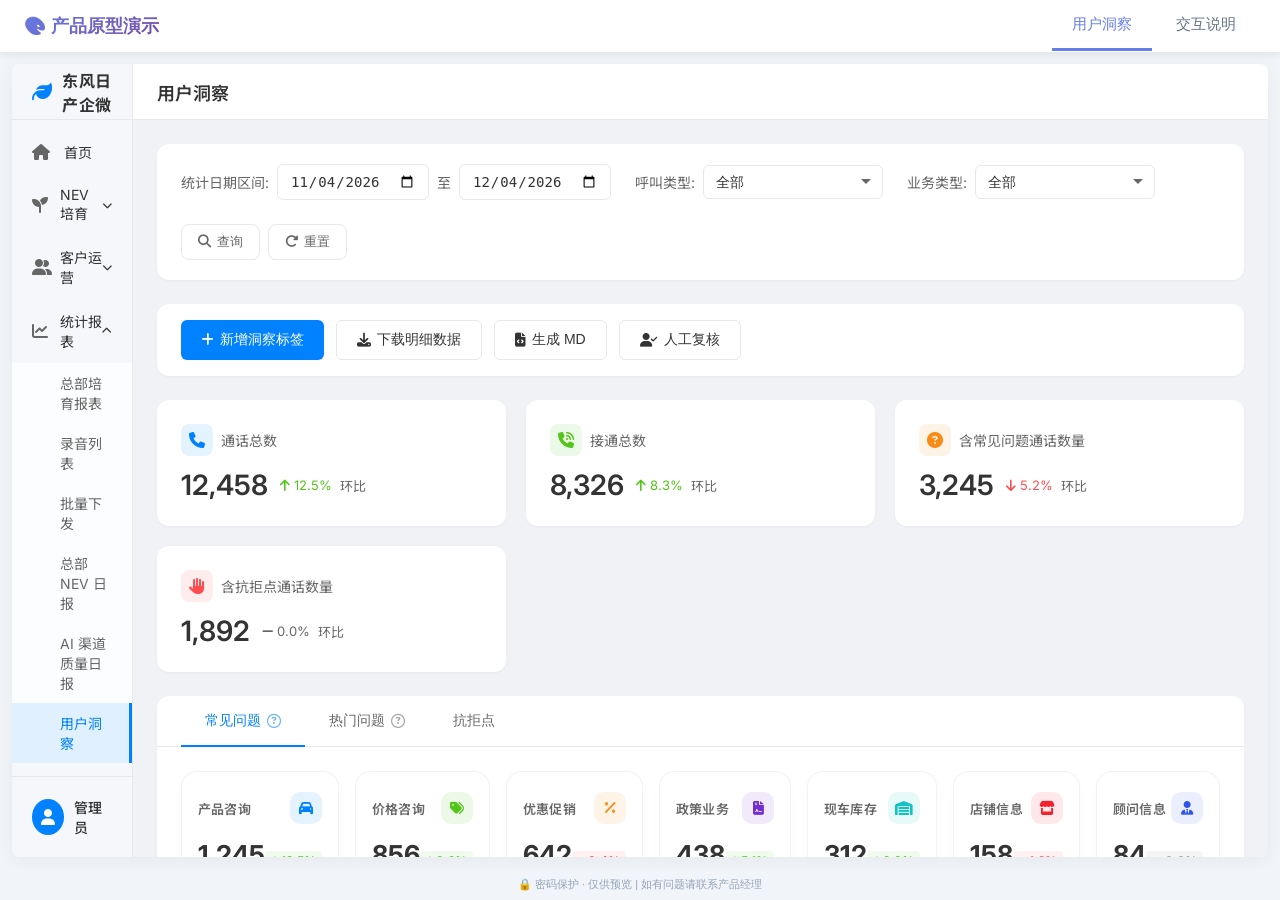
<file: main.html>
<!DOCTYPE html>
<html lang="zh-CN">

<head>
    <meta charset="UTF-8">
    <meta name="viewport" content="width=device-width, initial-scale=1.0">
    <title>产品原型演示</title>
    <link rel="stylesheet" href="https://cdnjs.cloudflare.com/ajax/libs/font-awesome/6.4.0/css/all.min.css">
    <style>
        * {
            margin: 0;
            padding: 0;
            box-sizing: border-box;
        }

        body {
            font-family: -apple-system, BlinkMacSystemFont, 'Segoe UI', Roboto, sans-serif;
            background: #f1f5f9;
            min-height: 100vh;
            display: flex;
            flex-direction: column;
        }

        .navbar {
            background: white;
            box-shadow: 0 2px 8px rgba(0, 0, 0, 0.08);
            position: relative;
            z-index: 100;
            flex-shrink: 0;
        }

        .nav-content {
            width: 100%;
            max-width: none;
            margin: 0;
            padding: 0 24px;
            display: flex;
            justify-content: space-between;
            align-items: center;
        }

        .logo {
            font-size: 18px;
            font-weight: bold;
            background: linear-gradient(135deg, #667eea, #764ba2);
            -webkit-background-clip: text;
            background-clip: text;
            -webkit-text-fill-color: transparent;
            color: transparent;
            padding: 14px 0;
            white-space: nowrap;
        }

        .tabs {
            display: flex;
            gap: 4px;
            overflow-x: auto;
            margin-left: 20px;
        }

        .tab-btn {
            padding: 14px 20px;
            background: none;
            border: none;
            font-size: 15px;
            cursor: pointer;
            color: #64748b;
            transition: all 0.2s;
            white-space: nowrap;
            border-bottom: 3px solid transparent;
            display: flex;
            align-items: center;
            gap: 6px;
        }

        .tab-btn.active {
            color: #667eea;
            border-bottom-color: #667eea;
            font-weight: 500;
        }

        .tab-btn:hover:not(.active) {
            color: #334155;
            background: #f8fafc;
        }

        .tab-btn .lock-icon {
            font-size: 11px;
            opacity: 0.5;
        }

        .tab-btn.unlocked .lock-icon {
            opacity: 0;
        }

        .content-area {
            flex: 1;
            width: 100%;
            max-width: none;
            padding: 12px;
            display: flex;
            flex-direction: column;
            overflow: hidden;
        }

        .prototype-frame {
            flex: 1;
            width: 100%;
            min-height: 0;
            border: none;
            border-radius: 8px;
            background: white;
            box-shadow: 0 4px 20px rgba(0, 0, 0, 0.05);
        }

        footer {
            text-align: center;
            padding: 8px;
            color: #94a3b8;
            font-size: 11px;
            background: #f1f5f9;
            flex-shrink: 0;
        }

        .tabs::-webkit-scrollbar {
            display: none;
        }

        /* ===== 密码弹窗 ===== */
        .pwd-overlay {
            display: none;
            position: fixed;
            inset: 0;
            background: rgba(15, 23, 42, 0.55);
            backdrop-filter: blur(4px);
            z-index: 9999;
            justify-content: center;
            align-items: center;
        }

        .pwd-overlay.show {
            display: flex;
        }

        .pwd-card {
            background: white;
            border-radius: 16px;
            padding: 40px 36px 32px;
            width: 360px;
            box-shadow: 0 24px 60px rgba(0, 0, 0, 0.2);
            text-align: center;
            animation: popIn 0.25s cubic-bezier(0.34, 1.56, 0.64, 1);
        }

        @keyframes popIn {
            from {
                transform: scale(0.88);
                opacity: 0;
            }

            to {
                transform: scale(1);
                opacity: 1;
            }
        }

        .pwd-icon {
            width: 60px;
            height: 60px;
            background: linear-gradient(135deg, #667eea, #764ba2);
            border-radius: 50%;
            display: flex;
            align-items: center;
            justify-content: center;
            margin: 0 auto 20px;
            font-size: 24px;
            color: white;
        }

        .pwd-title {
            font-size: 18px;
            font-weight: 700;
            color: #1e293b;
            margin-bottom: 6px;
        }

        .pwd-desc {
            font-size: 13px;
            color: #94a3b8;
            margin-bottom: 24px;
        }

        .pwd-input-wrap {
            position: relative;
            margin-bottom: 12px;
        }

        .pwd-input {
            width: 100%;
            padding: 12px 44px 12px 16px;
            border: 1.5px solid #e2e8f0;
            border-radius: 10px;
            font-size: 15px;
            outline: none;
            transition: border-color 0.2s;
            letter-spacing: 2px;
            color: #1e293b;
        }

        .pwd-input:focus {
            border-color: #667eea;
        }

        .pwd-input.error {
            border-color: #ef4444;
            animation: shake 0.3s;
        }

        @keyframes shake {

            0%,
            100% {
                transform: translateX(0);
            }

            25% {
                transform: translateX(-6px);
            }

            75% {
                transform: translateX(6px);
            }
        }

        .pwd-toggle {
            position: absolute;
            right: 14px;
            top: 50%;
            transform: translateY(-50%);
            background: none;
            border: none;
            cursor: pointer;
            color: #94a3b8;
            font-size: 15px;
        }

        .pwd-error-msg {
            font-size: 12px;
            color: #ef4444;
            text-align: left;
            margin-bottom: 16px;
            min-height: 18px;
        }

        .pwd-btn {
            width: 100%;
            padding: 12px;
            background: linear-gradient(135deg, #667eea, #764ba2);
            color: white;
            border: none;
            border-radius: 10px;
            font-size: 15px;
            font-weight: 600;
            cursor: pointer;
            transition: opacity 0.2s, transform 0.15s;
        }

        .pwd-btn:hover {
            opacity: 0.9;
            transform: translateY(-1px);
        }

        .pwd-btn:active {
            transform: translateY(0);
        }

        .pwd-cancel {
            margin-top: 12px;
            font-size: 13px;
            color: #94a3b8;
            cursor: pointer;
            text-decoration: underline;
            background: none;
            border: none;
        }

        .pwd-cancel:hover {
            color: #64748b;
        }

        @media (max-width: 768px) {
            .nav-content {
                padding: 0 12px;
            }

            .logo {
                font-size: 16px;
            }

            .tab-btn {
                padding: 10px 12px;
                font-size: 13px;
            }

            .content-area {
                padding: 8px;
            }

            .pwd-card {
                width: 90%;
                padding: 32px 24px 24px;
            }
        }
    </style>
</head>

<body>
    <div class="navbar">
        <div class="nav-content">
            <div class="logo">🎨 产品原型演示</div>
            <div class="tabs" id="tabsContainer"></div>
        </div>
    </div>

    <div class="content-area">
        <iframe class="prototype-frame" id="prototypeFrame" title="原型展示"></iframe>
    </div>

    <footer>🔒 密码保护 · 仅供预览 | 如有问题请联系产品经理</footer>

    <!-- 密码验证弹窗 -->
    <div class="pwd-overlay" id="pwdOverlay">
        <div class="pwd-card">
            <div class="pwd-icon"><i class="fa-solid fa-file-lines"></i></div>
            <div class="pwd-title">交互说明文档</div>
            <div class="pwd-desc">请输入访问密码以查看文档</div>
            <div class="pwd-input-wrap">
                <input class="pwd-input" id="pwdInput" type="password" placeholder="请输入密码" autocomplete="off">
                <button class="pwd-toggle" id="pwdToggle" type="button">
                    <i class="fa-regular fa-eye" id="toggleIcon"></i>
                </button>
            </div>
            <div class="pwd-error-msg" id="pwdError"></div>
            <button class="pwd-btn" id="pwdConfirm">确认进入</button>
            <br>
            <button class="pwd-cancel" id="pwdCancel">取消</button>
        </div>
    </div>

    <script>
        // ===== 配置 =====
        const CORRECT_PWD = 'dcc2026';          // 可修改密码
        const DOCS_FILE = 'interaction_docs.html'; // 跳转目标页
        const SESSION_KEY = 'ui_docs_unlocked'; // sessionStorage key

        const PAGES = [
            { name: '用户洞察', file: 'userinsight.html', protected: false },
            { name: '交互说明', file: DOCS_FILE, protected: false },
        ];

        let currentTab = 0;

        // ===== 渲染 Tab =====
        function renderTabs() {
            const container = document.getElementById('tabsContainer');
            container.innerHTML = '';
            PAGES.forEach((page, idx) => {
                const btn = document.createElement('button');
                const unlocked = !page.protected || sessionStorage.getItem(SESSION_KEY) === '1';
                btn.className = 'tab-btn' + (idx === currentTab ? ' active' : '') + (unlocked ? ' unlocked' : '');
                btn.innerHTML = page.name +
                    (page.protected ? ' <i class="fa-solid fa-lock lock-icon"></i>' : '');
                btn.onclick = () => handleTabClick(idx);
                container.appendChild(btn);
            });
        }

        function handleTabClick(index) {
            const page = PAGES[index];
            if (page.protected && sessionStorage.getItem(SESSION_KEY) !== '1') {
                // 需要密码验证
                pendingTab = index;
                openPwdModal();
            } else {
                setActiveTab(index);
            }
        }

        function setActiveTab(index) {
            currentTab = index;
            renderTabs();
            const frame = document.getElementById('prototypeFrame');
            if (frame && PAGES[index]) {
                frame.src = PAGES[index].file;
            }
        }

        // ===== 密码弹窗逻辑 =====
        let pendingTab = -1;

        function openPwdModal() {
            document.getElementById('pwdInput').value = '';
            document.getElementById('pwdError').textContent = '';
            document.getElementById('pwdInput').classList.remove('error');
            document.getElementById('pwdOverlay').classList.add('show');
            setTimeout(() => document.getElementById('pwdInput').focus(), 100);
        }

        function closePwdModal() {
            document.getElementById('pwdOverlay').classList.remove('show');
            pendingTab = -1;
        }

        function verifyPassword() {
            const input = document.getElementById('pwdInput');
            const errEl = document.getElementById('pwdError');
            if (input.value === CORRECT_PWD) {
                sessionStorage.setItem(SESSION_KEY, '1');
                closePwdModal();
                setActiveTab(pendingTab);
            } else {
                input.classList.add('error');
                errEl.textContent = '密码错误，请重新输入';
                input.value = '';
                setTimeout(() => input.classList.remove('error'), 400);
                input.focus();
            }
        }

        // 确认按钮
        document.getElementById('pwdConfirm').addEventListener('click', verifyPassword);

        // 回车确认
        document.getElementById('pwdInput').addEventListener('keydown', (e) => {
            if (e.key === 'Enter') verifyPassword();
        });

        // 取消
        document.getElementById('pwdCancel').addEventListener('click', closePwdModal);

        // 点击遮罩关闭
        document.getElementById('pwdOverlay').addEventListener('click', (e) => {
            if (e.target === document.getElementById('pwdOverlay')) closePwdModal();
        });

        // 明文切换
        document.getElementById('pwdToggle').addEventListener('click', () => {
            const input = document.getElementById('pwdInput');
            const icon = document.getElementById('toggleIcon');
            if (input.type === 'password') {
                input.type = 'text';
                icon.className = 'fa-regular fa-eye-slash';
            } else {
                input.type = 'password';
                icon.className = 'fa-regular fa-eye';
            }
        });

        // ===== 初始化 =====
        renderTabs();
        setActiveTab(0);
    </script>
</body>

</html>
</file>
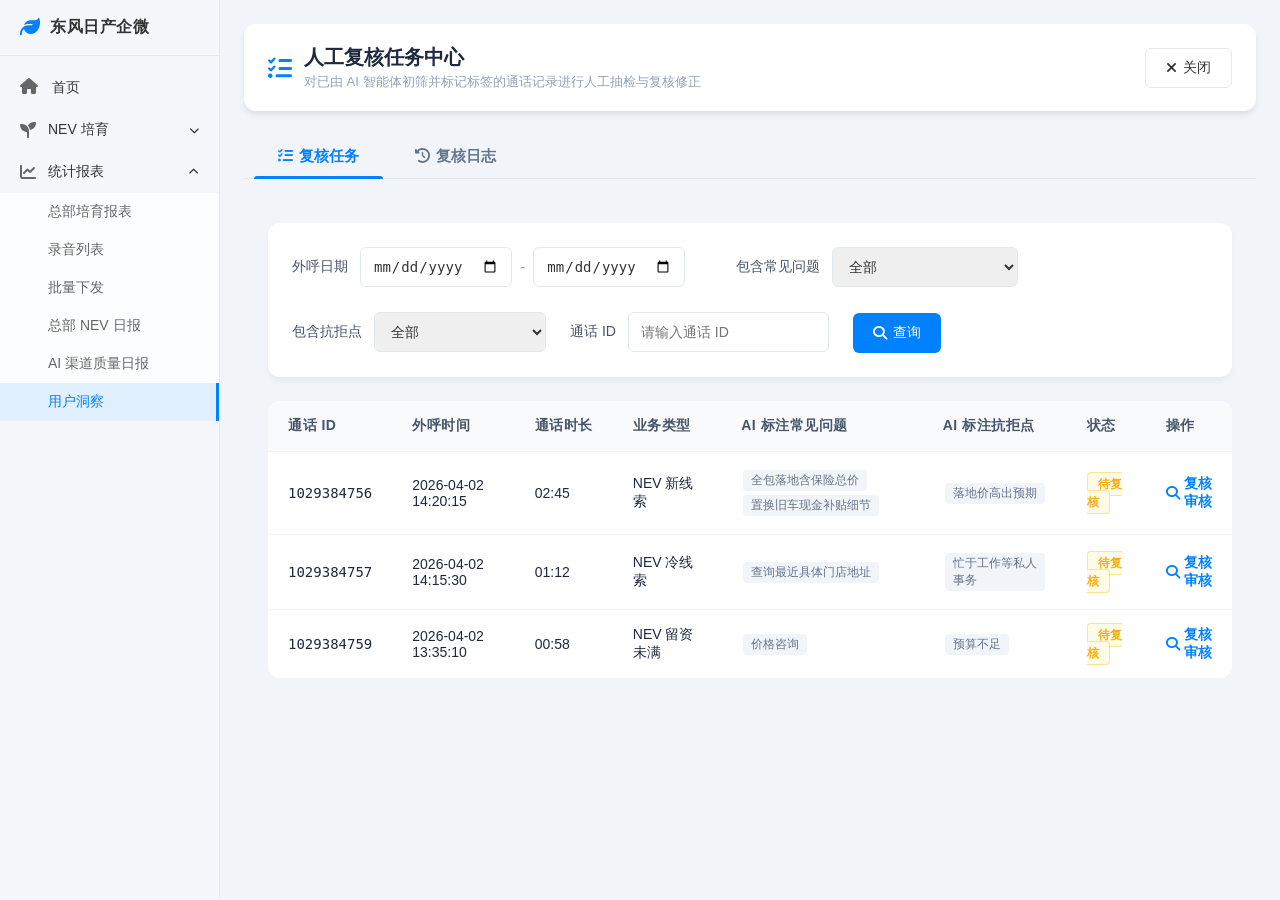
<file: manual_review.html>
<!DOCTYPE html>
<html lang="zh-CN">
<head>
    <meta charset="UTF-8">
    <meta name="viewport" content="width=device-width, initial-scale=1.0">
    <title>通话复核列表 - 用户洞察系统</title>
    <link rel="stylesheet" href="https://cdnjs.cloudflare.com/ajax/libs/font-awesome/6.4.0/css/all.min.css">
    <link rel="stylesheet" href="style.css">
    <style>
        .container {
            padding: 24px;
            max-width: 1600px;
            margin: 0 auto;
        }
        .header {
            margin-bottom: 24px;
            display: flex;
            justify-content: space-between;
            align-items: center;
            background: white;
            padding: 20px 24px;
            border-radius: 12px;
            box-shadow: 0 4px 6px -1px rgba(0, 0, 0, 0.1);
        }
        
        /* Tab 样式 */
        .tab-container {
            margin-bottom: 20px;
            display: flex;
            gap: 8px;
            border-bottom: 1px solid #e2e8f0;
            padding: 0 10px;
        }
        .tab-item {
            padding: 12px 24px;
            font-size: 15px;
            font-weight: 600;
            color: #64748b;
            cursor: pointer;
            position: relative;
            transition: all 0.2s;
        }
        .tab-item:hover {
            color: #0081ff;
        }
        .tab-item.active {
            color: #0081ff;
        }
        .tab-item.active::after {
            content: '';
            position: absolute;
            bottom: -1px;
            left: 0;
            width: 100%;
            height: 3px;
            background: #0081ff;
            border-top-left-radius: 3px;
            border-top-right-radius: 3px;
        }
        .tab-content {
            display: none;
        }
        .tab-content.active {
            display: block;
        }

        .filter-section {
            background: white;
            padding: 24px;
            border-radius: 12px;
            margin-bottom: 24px;
            box-shadow: 0 4px 6px -1px rgba(0, 0, 0, 0.05);
        }
        .filter-grid {
            display: flex;
            flex-wrap: wrap;
            gap: 24px;
            align-items: center;
        }
        .filter-item {
            display: flex;
            flex-direction: row;
            align-items: center;
            gap: 12px;
        }
        /* 针对日期范围的特殊宽度 */
        .filter-item.date-range {
            min-width: 420px;
        }
        .filter-item label {
            font-size: 14px;
            font-weight: 500;
            color: #475569;
            white-space: nowrap;
            min-width: fit-content;
        }
        .filter-input {
            height: 40px;
            padding: 8px 12px;
            border: 1px solid #e2e8f0;
            border-radius: 6px;
            outline: none;
            font-size: 14px;
            transition: all 0.2s;
            width: 100%;
        }
        .filter-input:focus {
            border-color: #0081ff;
            box-shadow: 0 0 0 3px rgba(0, 129, 255, 0.1);
        }
        .search-btn-wrap {
            display: flex;
            gap: 12px;
            align-self: flex-end;
            margin-top: 2px; /* 与有标签的项居中对齐微调 */
        }
        .table-section {
            background: white;
            border-radius: 12px;
            box-shadow: var(--shadow);
            overflow: hidden;
        }
        .data-table {
            width: 100%;
            border-collapse: collapse;
        }
        .data-table th {
            background: #f8fafc;
            padding: 16px 20px;
            text-align: left;
            font-size: 14px;
            font-weight: 600;
            color: #475569;
            border-bottom: 1px solid #f1f5f9;
        }
        .data-table td {
            padding: 16px 20px;
            font-size: 14px;
            color: #1e293b;
            border-bottom: 1px solid #f1f5f9;
        }
        .data-table tr:hover td {
            background: #f8fafc;
        }
        .status-badge {
            padding: 4px 10px;
            border-radius: 4px;
            font-size: 12px;
            font-weight: 600;
        }
        .status-badge.pending {
            background: #fffbe6;
            color: #faad14;
            border: 1px solid #ffe58f;
        }
        .status-badge.reviewed {
            background: #f6ffed;
            color: #52c41a;
            border: 1px solid #b7eb8f;
        }
        .review-link {
            color: #0081ff;
            font-weight: 600;
            text-decoration: none;
            display: flex;
            align-items: center;
            gap: 4px;
        }
        .review-link:hover {
            text-decoration: underline;
        }
        .tag-pill {
            display: inline-block;
            margin: 2px;
            padding: 2px 8px;
            background: #f1f5f9;
            border-radius: 4px;
            font-size: 12px;
            color: #64748b;
        }

        /* 日志特有样式 */
        .log-summary {
            display: grid;
            grid-template-columns: repeat(4, 1fr);
            gap: 16px;
            margin-bottom: 24px;
        }
        .summary-card {
            background: white;
            padding: 20px;
            border-radius: 12px;
            box-shadow: var(--shadow);
            border-left: 4px solid #0081ff;
        }
        .summary-label {
            font-size: 13px;
            color: #64748b;
            margin-bottom: 8px;
        }
        .summary-value {
            font-size: 24px;
            font-weight: 700;
            color: #1e293b;
        }
    </style>
</head>
<body style="background: #f1f5f9;">
    <div class="app-container">
        <!-- Sidebar -->
        <aside class="sidebar">
            <div class="sidebar-header">
                <div class="logo-icon"><i class="fa-solid fa-leaf"></i></div>
                <div class="brand-text">东风日产企微</div>
            </div>

            <nav class="sidebar-nav">
                <div class="nav-item">
                    <div class="nav-link">
                         <i class="fa-solid fa-house"></i>
                         <span>首页</span>
                    </div>
                </div>

                <div class="nav-group active">
                    <div class="nav-group-header">
                        <i class="fa-solid fa-seedling"></i>
                        <span>NEV 培育</span>
                        <i class="fa-solid fa-chevron-down fold-icon"></i>
                    </div>
                    <ul class="nav-group-items">
                        <li><a href="#">留资信息</a></li>
                        <li><a href="#">培育线索</a></li>
                        <li><a href="#">留资未满</a></li>
                        <li><a href="#">培育策略</a></li>
                        <li><a href="#">线索导入</a></li>
                        <li><a href="#">坐席排班</a></li>
                        <li><a href="#">培育任务</a></li>
                    </ul>
                </div>

                <div class="nav-group open">
                    <div class="nav-group-header">
                        <i class="fa-solid fa-chart-line"></i>
                        <span>统计报表</span>
                        <i class="fa-solid fa-chevron-down fold-icon"></i>
                    </div>
                    <ul class="nav-group-items">
                        <li><a href="#">总部培育报表</a></li>
                        <li><a href="#">录音列表</a></li>
                        <li><a href="#">批量下发</a></li>
                        <li><a href="#">总部 NEV 日报</a></li>
                        <li><a href="#">AI 渠道质量日报</a></li>
                        <li><a href="userinsight.html" class="active">用户洞察</a></li>
                    </ul>
                </div>
            </nav>
        </aside>

        <div class="main-wrapper" style="flex: 1; overflow-y: auto;">
            <div class="container" style="padding: 24px; max-width: 100%; width: 100%;">
                <header class="header">
                    <div style="display: flex; align-items: center; gap: 12px;">
                        <i class="fa-solid fa-list-check" style="font-size: 24px; color: #0081ff;"></i>
                        <div>
                            <h1 style="font-size: 20px; font-weight: 700; color: #1e293b;">人工复核任务中心</h1>
                            <p style="font-size: 13px; color: #94a3b8; margin-top: 2px;">对已由 AI 智能体初筛并标记标签的通话记录进行人工抽检与复核修正</p>
                        </div>
                    </div>
                    <button class="btn-secondary" onclick="location.href='userinsight.html'">
                        <i class="fa-solid fa-xmark"></i>
                        关闭
                    </button>
                </header>

                <!-- 其他内容保持一致 ... -->

        <!-- Tab 切换 -->
        <div class="tab-container">
            <div class="tab-item active" data-target="task-list">
                <i class="fa-solid fa-tasks" style="margin-right: 6px;"></i>复核任务
            </div>
            <div class="tab-item" data-target="log-list">
                <i class="fa-solid fa-history" style="margin-right: 6px;"></i>复核日志
            </div>
        </div>

        <!-- 复核任务主内容 -->
        <div id="task-list" class="tab-content active">
            <section class="filter-section">
                <div class="filter-grid">
                    <div class="filter-item date-range">
                        <label>外呼日期</label>
                        <div style="display: flex; align-items: center; gap: 8px;">
                            <input type="date" class="filter-input">
                            <span style="color: #94a3b8;">-</span>
                            <input type="date" class="filter-input">
                        </div>
                    </div>
                    <div class="filter-item">
                        <label>包含常见问题</label>
                        <select class="filter-input">
                            <option value="">全部</option>
                            <option value="价格">全包落地含保险总价</option>
                            <option value="优惠">置换旧车现金补贴细节</option>
                            <option value="现车">目前订单交付具体周期</option>
                            <option value="配置">360度影像等细节配置</option>
                        </select>
                    </div>
                    <div class="filter-item">
                        <label>包含抗拒点</label>
                        <select class="filter-input">
                            <option value="">全部</option>
                            <option value="不方便">忙于工作等私人事务</option>
                            <option value="太贵">落地价高出预期</option>
                            <option value="无需求">暂无购车计划</option>
                            <option value="对比">隔壁品牌横向对比</option>
                        </select>
                    </div>
                    <div class="filter-item">
                        <label>通话 ID</label>
                        <input type="text" class="filter-input" placeholder="请输入通话 ID">
                    </div>
                    <div class="search-btn-wrap">
                        <button class="btn-primary" style="height: 40px; white-space: nowrap;">
                            <i class="fa-solid fa-magnifying-glass"></i> 查询
                        </button>
                    </div>
                </div>
            </section>

            <section class="table-section">
                <table class="data-table">
                    <thead>
                        <tr>
                            <th>通话 ID</th>
                            <th>外呼时间</th>
                            <th>通话时长</th>
                            <th>业务类型</th>
                            <th>AI 标注常见问题</th>
                            <th>AI 标注抗拒点</th>
                            <th>状态</th>
                            <th>操作</th>
                        </tr>
                    </thead>
                    <tbody>
                        <tr>
                            <td style="font-family: monospace;">1029384756</td>
                            <td>2026-04-02 14:20:15</td>
                            <td>02:45</td>
                            <td>NEV 新线索</td>
                            <td><span class="tag-pill">全包落地含保险总价</span><span class="tag-pill">置换旧车现金补贴细节</span></td>
                            <td><span class="tag-pill">落地价高出预期</span></td>
                            <td><span class="status-badge pending">待复核</span></td>
                            <td><a href="manual_review_detail.html" class="review-link"><i class="fa-solid fa-magnifying-glass"></i> 复核审核</a></td>
                        </tr>
                        <tr>
                            <td style="font-family: monospace;">1029384757</td>
                            <td>2026-04-02 14:15:30</td>
                            <td>01:12</td>
                            <td>NEV 冷线索</td>
                            <td><span class="tag-pill">查询最近具体门店地址</span></td>
                            <td><span class="tag-pill">忙于工作等私人事务</span></td>
                            <td><span class="status-badge pending">待复核</span></td>
                            <td><a href="manual_review_detail.html" class="review-link"><i class="fa-solid fa-magnifying-glass"></i> 复核审核</a></td>
                        </tr>
                        <tr>
                            <td style="font-family: monospace;">1029384759</td>
                            <td>2026-04-02 13:35:10</td>
                            <td>00:58</td>
                            <td>NEV 留资未满</td>
                            <td><span class="tag-pill">价格咨询</span></td>
                            <td><span class="tag-pill">预算不足</span></td>
                            <td><span class="status-badge pending">待复核</span></td>
                            <td><a href="manual_review_detail.html" class="review-link"><i class="fa-solid fa-magnifying-glass"></i> 复核审核</a></td>
                        </tr>
                    </tbody>
                </table>
            </section>
        </div>

        <!-- 复核日志主内容 -->
        <div id="log-list" class="tab-content">
            <div class="log-summary">
                <div class="summary-card">
                    <div class="summary-label">累计复核通话</div>
                    <div class="summary-value">1,284</div>
                </div>
                <div class="summary-card" style="border-left-color: #52c41a;">
                    <div class="summary-label">标签准确率</div>
                    <div class="summary-value">94.2%</div>
                </div>
                <div class="summary-card" style="border-left-color: #faad14;">
                    <div class="summary-label">人工干预修正数</div>
                    <div class="summary-value">156</div>
                </div>
                <div class="summary-card" style="border-left-color: #722ed1;">
                    <div class="summary-label">复核平均耗时</div>
                    <div class="summary-value">45s</div>
                </div>
            </div>

            <section class="filter-section">
                <div class="filter-grid">
                    <div class="filter-item date-range">
                        <label>复核日期区间</label>
                        <div style="display: flex; align-items: center; gap: 8px;">
                            <input type="date" class="filter-input">
                            <span style="color: #94a3b8;">至</span>
                            <input type="date" class="filter-input">
                        </div>
                    </div>
                    <div class="filter-item">
                        <label>复核人</label>
                        <input type="text" class="filter-input" placeholder="输入姓名/工号">
                    </div>
                    <div class="filter-item">
                        <label>通话 ID</label>
                        <input type="text" class="filter-input" placeholder="输入通话 ID">
                    </div>
                    <div class="search-btn-wrap">
                        <button class="btn-primary" style="height: 40px; white-space: nowrap;">
                            <i class="fa-solid fa-search"></i> 检索日志
                        </button>
                    </div>
                </div>
            </section>

            <section class="table-section">
                <table class="data-table">
                    <thead>
                        <tr>
                            <th>复核流水 ID</th>
                            <th>通话 ID</th>
                            <th>复核时间</th>
                            <th>复核人</th>
                            <th>修正动作</th>
                            <th>复核意见</th>
                            <th>操作</th>
                        </tr>
                    </thead>
                    <tbody>
                        <tr>
                            <td>LOG1000234</td>
                            <td style="font-family: monospace;">1029384758</td>
                            <td>2026-04-02 15:30:12</td>
                            <td>张三 (Admin)</td>
                            <td><span style="color: #faad14;">修正了抗拒点</span></td>
                            <td>由“无需求”修正为“竞品对比”</td>
                            <td><a href="manual_review_detail.html" class="review-link"><i class="fa-solid fa-eye"></i> 详情</a></td>
                        </tr>
                        <tr>
                            <td>LOG1000233</td>
                            <td style="font-family: monospace;">1029384742</td>
                            <td>2026-04-02 15:25:44</td>
                            <td>李四 (Reviewer)</td>
                            <td><span style="color: #52c41a;">维持原样</span></td>
                            <td>标签匹配准确</td>
                            <td><a href="manual_review_detail.html" class="review-link"><i class="fa-solid fa-eye"></i> 详情</a></td>
                        </tr>
                    </tbody>
                </table>
            </section>
        </div> <!-- End of log-list -->
    </div> <!-- End of container -->
</div> <!-- End of main-wrapper -->
</div> <!-- End of app-container -->

    <script>
        // Tab 切换逻辑
        document.querySelectorAll('.tab-item').forEach(tab => {
            tab.addEventListener('click', () => {
                // 移除所有 active
                document.querySelectorAll('.tab-item').forEach(t => t.classList.remove('active'));
                document.querySelectorAll('.tab-content').forEach(c => c.classList.remove('active'));
                
                // 添加当前 active
                tab.classList.add('active');
                const targetId = tab.getAttribute('data-target');
                document.getElementById(targetId).classList.add('active');
            });
        });
    </script>
</body>
</html>
</file>
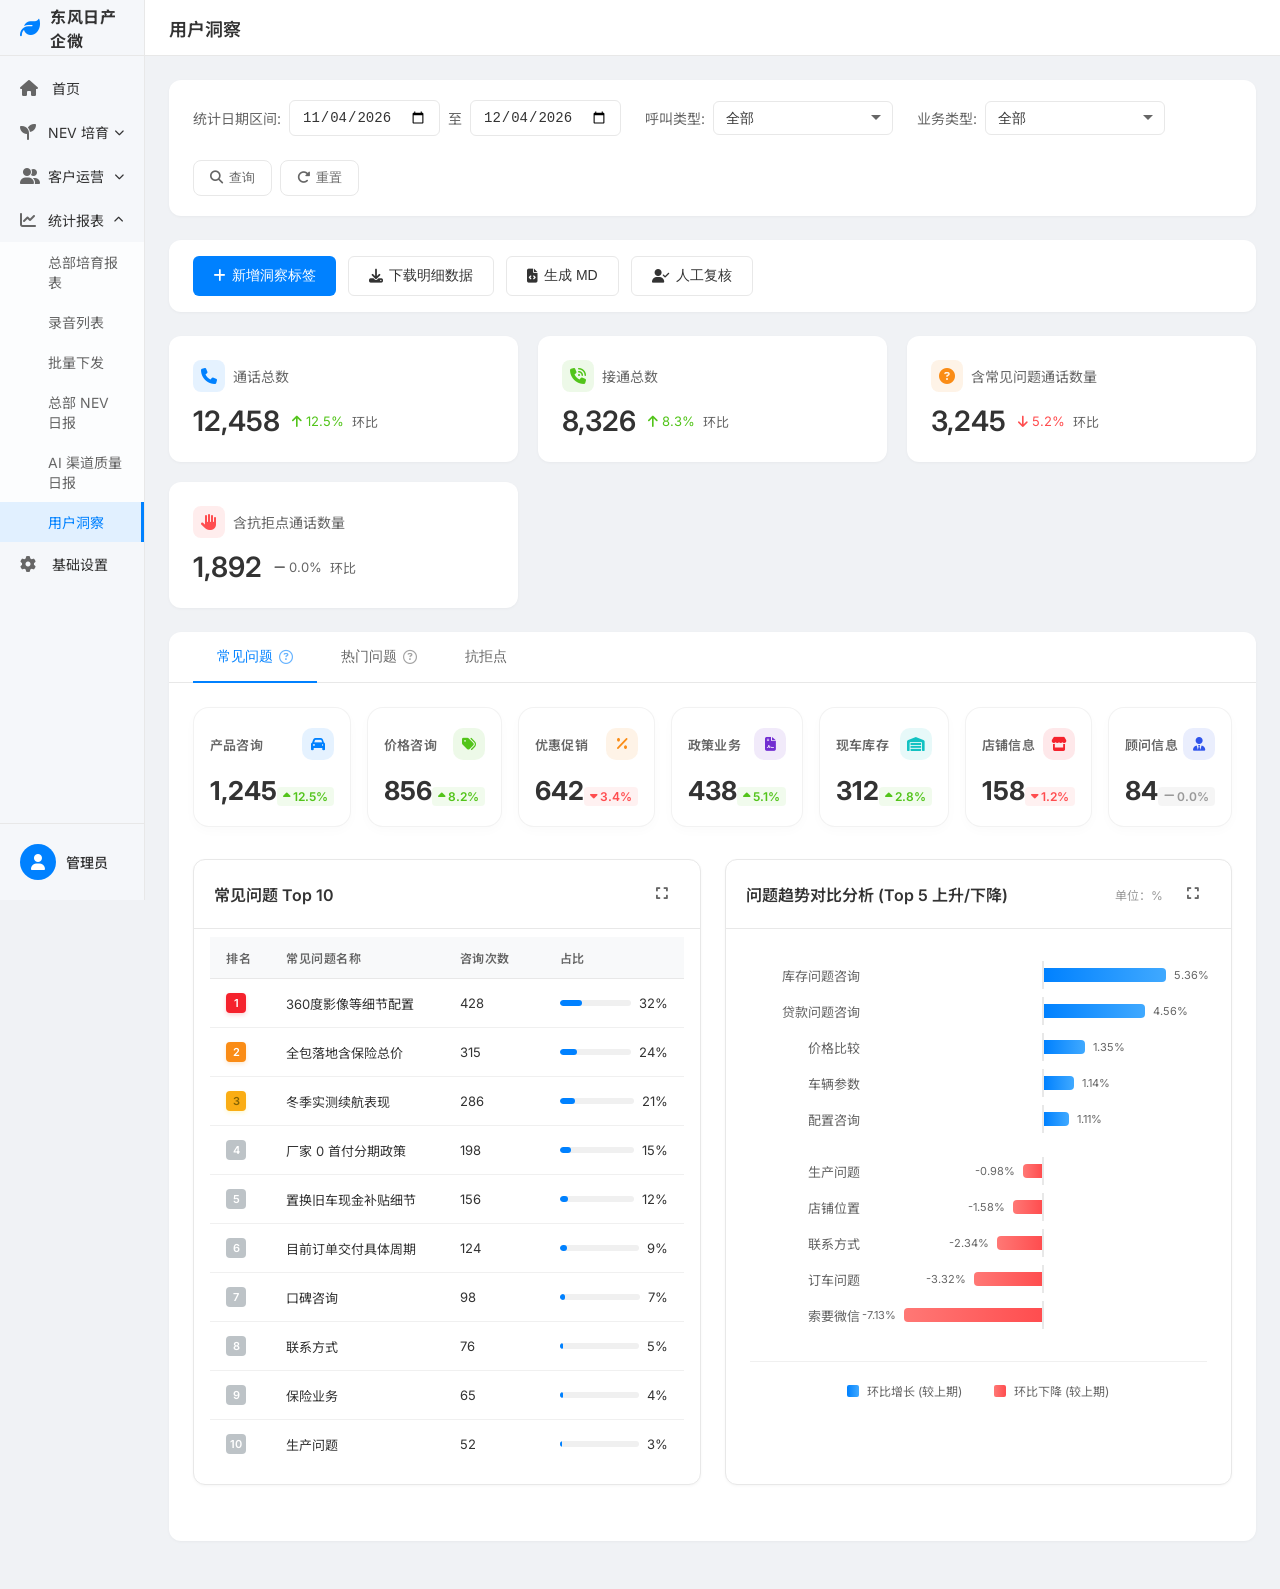
<file: userinsight.html>
<!DOCTYPE html>
<html lang="zh-CN">
<head>
    <meta charset="UTF-8">
    <meta name="viewport" content="width=device-width, initial-scale=1.0">
    <title>用户洞察 - 东风日产企微助手</title>
    <!-- Google Fonts for premium typography -->
    <link href="https://fonts.googleapis.com/css2?family=Inter:wght@400;500;600&family=Noto+Sans+SC:wght@400;500;700&display=swap" rel="stylesheet">
    <link rel="stylesheet" href="https://cdnjs.cloudflare.com/ajax/libs/font-awesome/6.4.0/css/all.min.css">
    <link rel="stylesheet" href="style.css">
</head>
<body>
    <div class="app-container">
        <!-- Sidebar -->
        <aside class="sidebar">
            <div class="sidebar-header">
                <div class="logo-icon"><i class="fa-solid fa-leaf"></i></div>
                <div class="brand-text">东风日产企微</div>
            </div>

            <nav class="sidebar-nav">
                <div class="nav-item">
                    <div class="nav-link">
                         <i class="fa-solid fa-house"></i>
                         <span>首页</span>
                    </div>
                </div>

                <div class="nav-group active">
                    <div class="nav-group-header">
                        <i class="fa-solid fa-seedling"></i>
                        <span>NEV 培育</span>
                        <i class="fa-solid fa-chevron-down fold-icon"></i>
                    </div>
                    <ul class="nav-group-items">
                        <li><a href="#">留资信息</a></li>
                        <li><a href="#">培育线索</a></li>
                        <li><a href="#">留资未满</a></li>
                        <li><a href="#">培育策略</a></li>
                        <li><a href="#">线索导入</a></li>
                        <li><a href="#">坐席排班</a></li>
                        <li><a href="#">培育任务</a></li>
                    </ul>
                </div>

                <div class="nav-group">
                    <div class="nav-group-header">
                        <i class="fa-solid fa-user-group"></i>
                        <span>客户运营</span>
                        <i class="fa-solid fa-chevron-down fold-icon"></i>
                    </div>
                    <ul class="nav-group-items">
                        <li><a href="#">好友欢迎语</a></li>
                        <li><a href="#">自动打标签</a></li>
                        <li><a href="#">营销获客</a></li>
                        <li><a href="#">内容中心</a></li>
                        <li><a href="#">客户管理</a></li>
                    </ul>
                </div>

                <div class="nav-group open">
                    <div class="nav-group-header">
                        <i class="fa-solid fa-chart-line"></i>
                        <span>统计报表</span>
                        <i class="fa-solid fa-chevron-down fold-icon"></i>
                    </div>
                    <ul class="nav-group-items">
                        <li><a href="#">总部培育报表</a></li>
                        <li><a href="#">录音列表</a></li>
                        <li><a href="#">批量下发</a></li>
                        <li><a href="#">总部 NEV 日报</a></li>
                        <li><a href="#">AI 渠道质量日报</a></li>
                        <li><a href="#" class="active">用户洞察</a></li>
                    </ul>
                </div>

                <div class="nav-item">
                    <div class="nav-link">
                        <i class="fa-solid fa-gear"></i>
                        <span>基础设置</span>
                    </div>
                </div>
            </nav>

            <div class="sidebar-footer">
                <div class="user-profile">
                    <div class="avatar"><i class="fa-solid fa-user"></i></div>
                    <div class="user-info">
                        <div class="user-name">管理员</div>
                    </div>
                </div>
            </div>
        </aside>

        <!-- Main Content -->
        <div class="main-wrapper">
            <header class="top-header">
                <div class="header-left">
                    <h1 class="header-title">用户洞察</h1>
                </div>
            </header>

            <div class="content-container">
                <!-- 筛选栏 -->
                <div class="filter-section">
                    <div class="filter-row">
                        <div class="filter-item">
                            <label class="filter-label">统计日期区间:</label>
                            <input type="date" class="filter-input" id="startDate">
                            <span class="date-separator">至</span>
                            <input type="date" class="filter-input" id="endDate">
                        </div>
                        <div class="filter-item">
                            <label class="filter-label">呼叫类型:</label>
                            <select class="filter-select" id="callType">
                                <option value="all">全部</option>
                                <option value="manual">人工外呼</option>
                                <option value="predictive">预外呼</option>
                                <option value="ai">AI 外呼</option>
                            </select>
                        </div>
                        <div class="filter-item">
                            <label class="filter-label">业务类型:</label>
                            <select class="filter-select" id="businessType">
                                <option value="all">全部</option>
                                <option value="nev-new">NEV新线索</option>
                                <option value="nev-cold">NEV 冷线索</option>
                                <option value="nev-remaining">NEV 留资未满</option>
                            </select>
                        </div>
                        <div class="filter-item">
                            <button class="icon-btn" style="border: 1px solid var(--border-color); padding: 8px 16px; width: auto; gap: 6px;">
                                <i class="fa-solid fa-search"></i>
                                <span>查询</span>
                            </button>
                            <button class="icon-btn" style="border: 1px solid var(--border-color); padding: 8px 16px; width: auto; gap: 6px;">
                                <i class="fa-solid fa-rotate-right"></i>
                                <span>重置</span>
                            </button>
                        </div>
                    </div>
                </div>

                <!-- 操作按钮栏 -->
                <div class="action-bar">
                    <div style="display: flex; gap: 12px;">
                        <button class="btn-primary" id="addInsightBtn">
                            <i class="fa-solid fa-plus"></i>
                            新增洞察标签
                        </button>
                        <button class="btn-secondary" id="downloadFullDetailBtn">
                            <i class="fa-solid fa-download"></i>
                            下载明细数据
                        </button>
                        <button class="btn-secondary" id="generateMdBtn">
                            <i class="fa-solid fa-file-code"></i>
                            生成 MD
                        </button>
                        <button class="btn-secondary" id="manualReviewBtn">
                            <i class="fa-solid fa-user-check"></i>
                            人工复核
                        </button>
                    </div>
                </div>

                <!-- 指标卡片 -->
                <div class="metrics-grid">
                    <div class="metric-card">
                        <div class="metric-header">
                            <span class="metric-title">
                                <i class="fa-solid fa-phone metric-icon blue"></i>
                                通话总数
                            </span>
                        </div>
                        <div class="metric-body">
                            <span class="metric-value">12,458</span>
                            <div class="metric-footer">
                                <span class="metric-trend up">
                                    <i class="fa-solid fa-arrow-up"></i>
                                    12.5%
                                </span>
                                <span class="metric-trend-label">环比</span>
                            </div>
                        </div>
                    </div>

                    <div class="metric-card">
                        <div class="metric-header">
                            <span class="metric-title">
                                <i class="fa-solid fa-phone-volume metric-icon green"></i>
                                接通总数
                            </span>
                        </div>
                        <div class="metric-body">
                            <span class="metric-value">8,326</span>
                            <div class="metric-footer">
                                <span class="metric-trend up">
                                    <i class="fa-solid fa-arrow-up"></i>
                                    8.3%
                                </span>
                                <span class="metric-trend-label">环比</span>
                            </div>
                        </div>
                    </div>

                    <div class="metric-card">
                        <div class="metric-header">
                            <span class="metric-title">
                                <i class="fa-solid fa-circle-question metric-icon orange"></i>
                                含常见问题通话数量
                            </span>
                        </div>
                        <div class="metric-body">
                            <span class="metric-value">3,245</span>
                            <div class="metric-footer">
                                <span class="metric-trend down">
                                    <i class="fa-solid fa-arrow-down"></i>
                                    5.2%
                                </span>
                                <span class="metric-trend-label">环比</span>
                            </div>
                        </div>
                    </div>

                    <div class="metric-card">
                        <div class="metric-header">
                            <span class="metric-title">
                                <i class="fa-solid fa-hand metric-icon red"></i>
                                含抗拒点通话数量
                            </span>
                        </div>
                        <div class="metric-body">
                            <span class="metric-value">1,892</span>
                            <div class="metric-footer">
                                <span class="metric-trend equal">
                                    <i class="fa-solid fa-minus"></i>
                                    0.0%
                                </span>
                                <span class="metric-trend-label">环比</span>
                            </div>
                        </div>
                    </div>
                </div>

                <!-- Tab 页签 -->
                <div class="tabs-container">
                    <div class="tabs-header">
                        <button class="tab-btn active" data-tab="common-issues" style="display: flex; align-items: center; gap: 6px;">
                            常见问题
                            <div class="tooltip-container" style="position: relative; cursor: help; height: 14px;">
                                <i class="fa-regular fa-circle-question" style="font-size: 14px; opacity: 0.6;"></i>
                                <span class="tooltip-text">常见问题是以被提及次数作为统计标准，比较各类问题的占比。</span>
                            </div>
                        </button>
                        <button class="tab-btn" data-tab="hot-issues" style="display: flex; align-items: center; gap: 6px;">
                            热门问题
                            <div class="tooltip-container" style="position: relative; cursor: help; height: 14px;">
                                <i class="fa-regular fa-circle-question" style="font-size: 14px; opacity: 0.6;"></i>
                                <span class="tooltip-text">热门问题是提及占比*100*60%+环比提升*100*40%得出热度得分。</span>
                            </div>
                        </button>
                        <button class="tab-btn" data-tab="resistance-points">抗拒点</button>
                    </div>
                    <div class="tab-content">
                        <div class="tab-pane active" id="common-issues">
                            <!-- 常见问题统计网格 -->
                            <div class="faq-stats-grid">
                                <div class="faq-stat-card">
                                    <div class="faq-stat-header">
                                        <span class="faq-stat-title">产品咨询</span>
                                        <div class="faq-stat-icon blue"><i class="fa-solid fa-car"></i></div>
                                    </div>
                                    <div class="faq-stat-body">
                                        <span class="faq-stat-value">1,245</span>
                                        <span class="faq-stat-trend up">
                                            <i class="fa-solid fa-caret-up"></i>
                                            12.5%
                                        </span>
                                    </div>
                                </div>
                                <div class="faq-stat-card">
                                    <div class="faq-stat-header">
                                        <span class="faq-stat-title">价格咨询</span>
                                        <div class="faq-stat-icon green"><i class="fa-solid fa-tags"></i></div>
                                    </div>
                                    <div class="faq-stat-body">
                                        <span class="faq-stat-value">856</span>
                                        <span class="faq-stat-trend up">
                                            <i class="fa-solid fa-caret-up"></i>
                                            8.2%
                                        </span>
                                    </div>
                                </div>
                                <div class="faq-stat-card">
                                    <div class="faq-stat-header">
                                        <span class="faq-stat-title">优惠促销</span>
                                        <div class="faq-stat-icon orange"><i class="fa-solid fa-percent"></i></div>
                                    </div>
                                    <div class="faq-stat-body">
                                        <span class="faq-stat-value">642</span>
                                        <span class="faq-stat-trend down">
                                            <i class="fa-solid fa-caret-down"></i>
                                            3.4%
                                        </span>
                                    </div>
                                </div>
                                <div class="faq-stat-card">
                                    <div class="faq-stat-header">
                                        <span class="faq-stat-title">政策业务</span>
                                        <div class="faq-stat-icon purple"><i class="fa-solid fa-file-contract"></i></div>
                                    </div>
                                    <div class="faq-stat-body">
                                        <span class="faq-stat-value">438</span>
                                        <span class="faq-stat-trend up">
                                            <i class="fa-solid fa-caret-up"></i>
                                            5.1%
                                        </span>
                                    </div>
                                </div>
                                <div class="faq-stat-card">
                                    <div class="faq-stat-header">
                                        <span class="faq-stat-title">现车库存</span>
                                        <div class="faq-stat-icon cyan"><i class="fa-solid fa-warehouse"></i></div>
                                    </div>
                                    <div class="faq-stat-body">
                                        <span class="faq-stat-value">312</span>
                                        <span class="faq-stat-trend up">
                                            <i class="fa-solid fa-caret-up"></i>
                                            2.8%
                                        </span>
                                    </div>
                                </div>
                                <div class="faq-stat-card">
                                    <div class="faq-stat-header">
                                        <span class="faq-stat-title">店铺信息</span>
                                        <div class="faq-stat-icon red"><i class="fa-solid fa-store"></i></div>
                                    </div>
                                    <div class="faq-stat-body">
                                        <span class="faq-stat-value">158</span>
                                        <span class="faq-stat-trend down">
                                            <i class="fa-solid fa-caret-down"></i>
                                            1.2%
                                        </span>
                                    </div>
                                </div>
                                <div class="faq-stat-card">
                                    <div class="faq-stat-header">
                                        <span class="faq-stat-title">顾问信息</span>
                                        <div class="faq-stat-icon indigo"><i class="fa-solid fa-user-tie"></i></div>
                                    </div>
                                    <div class="faq-stat-body">
                                        <span class="faq-stat-value">84</span>
                                        <span class="faq-stat-trend equal">
                                            <i class="fa-solid fa-minus"></i>
                                            0.0%
                                        </span>
                                    </div>
                                </div>
                            </div>
                            
                            <!-- 内容分析布局 -->
                            <div class="faq-analysis-row">
                                <div class="content-card">
                                    <div class="card-header">
                                        <h3 class="card-title">常见问题 Top 10</h3>
                                        <div class="card-actions" style="display: flex; gap: 8px;">
                                            <button class="icon-btn" id="viewAllFaq" title="查看所有常见问题"><i class="fa-solid fa-expand"></i></button>
                                        </div>
                                    </div>
                                    <div class="card-body" style="padding: 0;">
                                        <div class="data-table-container">
                                             <table class="data-table">
                                                 <thead>
                                                     <tr>
                                                         <th class="col-rank">排名</th>
                                                         <th class="col-name">常见问题名称</th>
                                                         <th class="col-count">咨询次数</th>
                                                         <th class="col-proportion">占比</th>
                                                     </tr>
                                                 </thead>
                                                 <tbody>
                                                     <tr>
                                                         <td><span class="rank-badge top-1">1</span></td>
                                                         <td>360度影像等细节配置</td>
                                                         <td>428</td>
                                                         <td>
                                                             <div class="progress-bar-container">
                                                                 <div class="progress-bar"><div class="progress-fill" style="width: 32%;"></div></div>
                                                                 <span>32%</span>
                                                             </div>
                                                         </td>
                                                     </tr>
                                                     <tr>
                                                         <td><span class="rank-badge top-2">2</span></td>
                                                         <td>全包落地含保险总价</td>
                                                         <td>315</td>
                                                         <td>
                                                             <div class="progress-bar-container">
                                                                 <div class="progress-bar"><div class="progress-fill" style="width: 24%;"></div></div>
                                                                 <span>24%</span>
                                                             </div>
                                                         </td>
                                                     </tr>
                                                     <tr>
                                                         <td><span class="rank-badge top-3">3</span></td>
                                                         <td>冬季实测续航表现</td>
                                                         <td>286</td>
                                                         <td>
                                                             <div class="progress-bar-container">
                                                                 <div class="progress-bar"><div class="progress-fill" style="width: 21%;"></div></div>
                                                                 <span>21%</span>
                                                             </div>
                                                         </td>
                                                     </tr>
                                                     <tr>
                                                         <td><span class="rank-badge">4</span></td>
                                                         <td>厂家 0 首付分期政策</td>
                                                         <td>198</td>
                                                         <td>
                                                             <div class="progress-bar-container">
                                                                 <div class="progress-bar"><div class="progress-fill" style="width: 15%;"></div></div>
                                                                 <span>15%</span>
                                                             </div>
                                                         </td>
                                                     </tr>
                                                     <tr>
                                                         <td><span class="rank-badge">5</span></td>
                                                         <td>置换旧车现金补贴细节</td>
                                                         <td>156</td>
                                                         <td>
                                                             <div class="progress-bar-container">
                                                                 <div class="progress-bar"><div class="progress-fill" style="width: 12%;"></div></div>
                                                                 <span>12%</span>
                                                             </div>
                                                         </td>
                                                     </tr>
                                                     <tr>
                                                        <td><span class="rank-badge">6</span></td>
                                                        <td>目前订单交付具体周期</td>
                                                        <td>124</td>
                                                        <td>
                                                            <div class="progress-bar-container">
                                                                <div class="progress-bar"><div class="progress-fill" style="width: 9%;"></div></div>
                                                                <span>9%</span>
                                                            </div>
                                                        </td>
                                                    </tr>
                                                    <tr>
                                                        <td><span class="rank-badge">7</span></td>
                                                        <td>口碑咨询</td>
                                                        <td>98</td>
                                                        <td>
                                                            <div class="progress-bar-container">
                                                                <div class="progress-bar"><div class="progress-fill" style="width: 7%;"></div></div>
                                                                <span>7%</span>
                                                            </div>
                                                        </td>
                                                    </tr>
                                                    <tr>
                                                        <td><span class="rank-badge">8</span></td>
                                                        <td>联系方式</td>
                                                        <td>76</td>
                                                        <td>
                                                            <div class="progress-bar-container">
                                                                <div class="progress-bar"><div class="progress-fill" style="width: 5%;"></div></div>
                                                                <span>5%</span>
                                                            </div>
                                                        </td>
                                                    </tr>
                                                    <tr>
                                                        <td><span class="rank-badge">9</span></td>
                                                        <td>保险业务</td>
                                                        <td>65</td>
                                                        <td>
                                                            <div class="progress-bar-container">
                                                                <div class="progress-bar"><div class="progress-fill" style="width: 4%;"></div></div>
                                                                <span>4%</span>
                                                            </div>
                                                        </td>
                                                    </tr>
                                                    <tr>
                                                        <td><span class="rank-badge">10</span></td>
                                                        <td>生产问题</td>
                                                        <td>52</td>
                                                        <td>
                                                            <div class="progress-bar-container">
                                                                <div class="progress-bar"><div class="progress-fill" style="width: 3%;"></div></div>
                                                                <span>3%</span>
                                                            </div>
                                                        </td>
                                                    </tr>
                                                 </tbody>
                                             </table>
                                        </div>
                                    </div>
                                </div>
                                <div class="content-card">
                                    <div class="card-header">
                                        <h3 class="card-title">问题趋势对比分析 (Top 5 上升/下降)</h3>
                                        <div class="card-actions" style="display: flex; gap: 8px; align-items: center;">
                                            <span style="font-size: 12px; color: #999; margin-right: 4px;">单位：%</span>
                                            <button class="icon-btn" id="viewAllTrends" title="查看所有趋势变化"><i class="fa-solid fa-expand"></i></button>
                                        </div>
                                    </div>
                                    <div class="card-body" style="padding: 0;">
                                        <div class="diverging-chart">
                                            <!-- 背景网格线 -->
                                            <div class="chart-grid">
                                                <div class="grid-v"></div>
                                                <div class="grid-v"></div>
                                                <div class="grid-v"></div>
                                                <div class="grid-v"></div>
                                                <div class="grid-v"></div>
                                            </div>

                                            <!-- 上升 Top 5 -->
                                            <div class="chart-row">
                                                <div class="chart-label">库存问题咨询</div>
                                                <div class="chart-visual">
                                                    <div class="neg-track"></div>
                                                    <div class="pos-track">
                                                        <div class="bar-base bar-pos" style="width: 75%;">
                                                            <span class="bar-val">5.36%</span>
                                                        </div>
                                                    </div>
                                                </div>
                                            </div>
                                            <div class="chart-row">
                                                <div class="chart-label">贷款问题咨询</div>
                                                <div class="chart-visual">
                                                    <div class="neg-track"></div>
                                                    <div class="pos-track">
                                                        <div class="bar-base bar-pos" style="width: 62%;">
                                                            <span class="bar-val">4.56%</span>
                                                        </div>
                                                    </div>
                                                </div>
                                            </div>
                                            <div class="chart-row">
                                                <div class="chart-label">价格比较</div>
                                                <div class="chart-visual">
                                                    <div class="neg-track"></div>
                                                    <div class="pos-track">
                                                        <div class="bar-base bar-pos" style="width: 25%;">
                                                            <span class="bar-val">1.35%</span>
                                                        </div>
                                                    </div>
                                                </div>
                                            </div>
                                            <div class="chart-row">
                                                <div class="chart-label">车辆参数</div>
                                                <div class="chart-visual">
                                                    <div class="neg-track"></div>
                                                    <div class="pos-track">
                                                        <div class="bar-base bar-pos" style="width: 18%;">
                                                            <span class="bar-val">1.14%</span>
                                                        </div>
                                                    </div>
                                                </div>
                                            </div>
                                            <div class="chart-row" style="margin-bottom: 24px;">
                                                <div class="chart-label">配置咨询</div>
                                                <div class="chart-visual">
                                                    <div class="neg-track"></div>
                                                    <div class="pos-track">
                                                        <div class="bar-base bar-pos" style="width: 15%;">
                                                            <span class="bar-val">1.11%</span>
                                                        </div>
                                                    </div>
                                                </div>
                                            </div>

                                            <!-- 下降 Top 5 -->
                                            <div class="chart-row">
                                                <div class="chart-label">生产问题</div>
                                                <div class="chart-visual">
                                                    <div class="neg-track">
                                                        <div class="bar-base bar-neg" style="width: 12%;">
                                                            <span class="bar-val">-0.98%</span>
                                                        </div>
                                                    </div>
                                                    <div class="pos-track"></div>
                                                </div>
                                            </div>
                                            <div class="chart-row">
                                                <div class="chart-label">店铺位置</div>
                                                <div class="chart-visual">
                                                    <div class="neg-track">
                                                        <div class="bar-base bar-neg" style="width: 18%;">
                                                            <span class="bar-val">-1.58%</span>
                                                        </div>
                                                    </div>
                                                    <div class="pos-track"></div>
                                                </div>
                                            </div>
                                            <div class="chart-row">
                                                <div class="chart-label">联系方式</div>
                                                <div class="chart-visual">
                                                    <div class="neg-track">
                                                        <div class="bar-base bar-neg" style="width: 28%;">
                                                            <span class="bar-val">-2.34%</span>
                                                        </div>
                                                    </div>
                                                    <div class="pos-track"></div>
                                                </div>
                                            </div>
                                            <div class="chart-row">
                                                <div class="chart-label">订车问题</div>
                                                <div class="chart-visual">
                                                    <div class="neg-track">
                                                        <div class="bar-base bar-neg" style="width: 42%;">
                                                            <span class="bar-val">-3.32%</span>
                                                        </div>
                                                    </div>
                                                    <div class="pos-track"></div>
                                                </div>
                                            </div>
                                            <div class="chart-row">
                                                <div class="chart-label">索要微信</div>
                                                <div class="chart-visual">
                                                    <div class="neg-track">
                                                        <div class="bar-base bar-neg" style="width: 85%;">
                                                            <span class="bar-val">-7.13%</span>
                                                        </div>
                                                    </div>
                                                    <div class="pos-track"></div>
                                                </div>
                                            </div>
                                            
                                            <!-- 图例 -->
                                            <div style="display: flex; justify-content: center; margin-top: 32px; gap: 32px; border-top: 1px solid #f0f0f0; padding-top: 20px;">
                                                <div style="display: flex; align-items: center; gap: 8px; font-size: 12px; color: #666;">
                                                    <span style="width: 12px; height: 12px; background: linear-gradient(to right, #0081ff, #40a9ff); border-radius: 2px;"></span>
                                                    <span>环比增长 (较上期)</span>
                                                </div>
                                                <div style="display: flex; align-items: center; gap: 8px; font-size: 12px; color: #666;">
                                                    <span style="width: 12px; height: 12px; background: linear-gradient(to left, #ff4d4f, #ff7875); border-radius: 2px;"></span>
                                                    <span>环比下降 (较上期)</span>
                                                </div>
                                            </div>
                                        </div>
                                    </div>
                                </div>
                            </div>

                            <!-- 内容分析布局已移除 -->
                        </div>
                        <div class="tab-pane" id="hot-issues">
                            <div class="faq-analysis-row">
                                <!-- 热门问题排行 -->
                                <div class="content-card">
                                    <div class="card-header">
                                        <h3 class="card-title">热门问题排行</h3>
                                        <div class="card-actions" style="display: flex; gap: 8px; align-items: center;">
                                            <span style="font-size: 12px; color: #999; margin-right: 4px;">单位：热度得分</span>
                                            <button class="icon-btn" id="viewAllHotRanking" title="查看全量排行"><i class="fa-solid fa-expand"></i></button>
                                        </div>
                                    </div>
                                    <div class="card-body">
                                        <div class="hot-ranking-list">
                                            <div class="hot-rank-item">
                                                <div class="hot-label">冬季实测续航表现</div>
                                                <div class="hot-bar-container">
                                                    <div class="hot-bar" style="width: 92%; background: linear-gradient(to right, #ff4d4f, #ff7875);"></div>
                                                    <span class="hot-val">92.5</span>
                                                </div>
                                            </div>
                                            <div class="hot-rank-item">
                                                <div class="hot-label">360度影像等细节配置</div>
                                                <div class="hot-bar-container">
                                                    <div class="hot-bar" style="width: 85%; background: linear-gradient(to right, #ff7a45, #ff9c6e);"></div>
                                                    <span class="hot-val">85.4</span>
                                                </div>
                                            </div>
                                            <div class="hot-rank-item">
                                                <div class="hot-label">查询最近具体门店地址</div>
                                                <div class="hot-bar-container">
                                                    <div class="hot-bar" style="width: 78%; background: linear-gradient(to right, #ffa940, #ffc069);"></div>
                                                    <span class="hot-val">78.2</span>
                                                </div>
                                            </div>
                                            <div class="hot-rank-item">
                                                <div class="hot-label">全包落地含保险总价</div>
                                                <div class="hot-bar-container">
                                                    <div class="hot-bar" style="width: 65%; background: linear-gradient(to right, #ffc53d, #ffd666);"></div>
                                                    <span class="hot-val">65.1</span>
                                                </div>
                                            </div>
                                            <div class="hot-rank-item">
                                                <div class="hot-label">厂家 0 首付分期政策</div>
                                                <div class="hot-bar-container">
                                                    <div class="hot-bar" style="width: 58%; background: linear-gradient(to right, #d4f1f9, #bae7ff);"></div>
                                                    <span class="hot-val">58.4</span>
                                                </div>
                                            </div>
                                        </div>
                                    </div>
                                </div>

                                <div class="content-card">
                                    <div class="card-header">
                                        <h3 class="card-title">热度趋势极端值分析 (Top 5 增/减)</h3>
                                        <div class="card-actions" style="display: flex; gap: 8px; align-items: center;">
                                            <span style="font-size: 12px; color: #999; margin-right: 4px;">单位：%</span>
                                            <button class="icon-btn" id="viewAllHotTrends" title="查看全量趋势分析"><i class="fa-solid fa-expand"></i></button>
                                        </div>
                                    </div>
                                    <div class="card-body">
                                        <div class="trend-extreme-layout" style="display: grid; grid-template-columns: 1fr 1fr; gap: 32px;">
                                            <!-- 上升榜 -->
                                            <div class="trend-extreme-group">
                                                <h4 style="font-size: 13px; color: #f5222d; margin-bottom: 12px; display: flex; align-items: center; gap: 6px;">
                                                    <i class="fa-solid fa-arrow-up-right-dots"></i> 环比热度激增
                                                </h4>
                                                <div class="extreme-list">
                                                    <div class="extreme-item">
                                                        <span class="extreme-label">本月 5000 元置换补贴</span>
                                                        <div class="extreme-bar-wrap"><div class="extreme-bar rise" style="width: 85%;"></div></div>
                                                        <span class="extreme-val rise">+12.4%</span>
                                                    </div>
                                                    <div class="extreme-item">
                                                        <span class="extreme-label">目前订单交付具体周期</span>
                                                        <div class="extreme-bar-wrap"><div class="extreme-bar rise" style="width: 72%;"></div></div>
                                                        <span class="extreme-val rise">+9.8%</span>
                                                    </div>
                                                    <div class="extreme-item">
                                                        <span class="extreme-label">自适应巡航系统细节</span>
                                                        <div class="extreme-bar-wrap"><div class="extreme-bar rise" style="width: 65%;"></div></div>
                                                        <span class="extreme-val rise">+8.5%</span>
                                                    </div>
                                                    <div class="extreme-item">
                                                        <span class="extreme-label">周末试驾礼品申领</span>
                                                        <div class="extreme-bar-wrap"><div class="extreme-bar rise" style="width: 48%;"></div></div>
                                                        <span class="extreme-val rise">+6.2%</span>
                                                    </div>
                                                    <div class="extreme-item">
                                                        <span class="extreme-label">置换旧车现金补贴细节</span>
                                                        <div class="extreme-bar-wrap"><div class="extreme-bar rise" style="width: 35%;"></div></div>
                                                        <span class="extreme-val rise">+4.5%</span>
                                                    </div>
                                                </div>
                                            </div>
                                            <!-- 下降榜 -->
                                            <div class="trend-extreme-group">
                                                <h4 style="font-size: 13px; color: #52c41a; margin-bottom: 12px; display: flex; align-items: center; gap: 6px;">
                                                    <i class="fa-solid fa-arrow-trend-down"></i> 环比热度回落
                                                </h4>
                                                <div class="extreme-list">
                                                    <div class="extreme-item">
                                                        <span class="extreme-label">保养预约</span>
                                                        <div class="extreme-bar-wrap" style="justify-content: flex-start;"><div class="extreme-bar fall" style="width: 75%;"></div></div>
                                                        <span class="extreme-val fall">-10.2%</span>
                                                    </div>
                                                    <div class="extreme-item">
                                                        <span class="extreme-label">旧车评估</span>
                                                        <div class="extreme-bar-wrap" style="justify-content: flex-start;"><div class="extreme-bar fall" style="width: 63%;"></div></div>
                                                        <span class="extreme-val fall">-8.4%</span>
                                                    </div>
                                                    <div class="extreme-item">
                                                        <span class="extreme-label">投诉处理</span>
                                                        <div class="extreme-bar-wrap" style="justify-content: flex-start;"><div class="extreme-bar fall" style="width: 52%;"></div></div>
                                                        <span class="extreme-val fall">-6.1%</span>
                                                    </div>
                                                    <div class="extreme-item">
                                                        <span class="extreme-label">退订咨询</span>
                                                        <div class="extreme-bar-wrap" style="justify-content: flex-start;"><div class="extreme-bar fall" style="width: 40%;"></div></div>
                                                        <span class="extreme-val fall">-4.8%</span>
                                                    </div>
                                                    <div class="extreme-item">
                                                        <span class="extreme-label">分店位置</span>
                                                        <div class="extreme-bar-wrap" style="justify-content: flex-start;"><div class="extreme-bar fall" style="width: 25%;"></div></div>
                                                        <span class="extreme-val fall">-2.3%</span>
                                                    </div>
                                                </div>
                                            </div>
                                        </div>
                                    </div>
                                </div>
                            </div>
                        </div>
                        <div class="tab-pane" id="resistance-points">
                            <div class="resistance-analysis-grid" style="display: grid; grid-template-columns: 1fr 1fr; gap: 24px;">
                                <!-- 强抗拒分布 (全量展示) -->
                                <div class="content-card">
                                    <div class="card-header">
                                        <h3 class="card-title">全量强抗拒分布</h3>
                                        <div class="card-actions">
                                            <span style="font-size: 12px; color: #999;">覆盖 10 个核心二级分类</span>
                                        </div>
                                    </div>
                                    <div class="card-body" style="display: flex; align-items: flex-start; justify-content: center; gap: 32px; padding: 24px; min-height: 380px;">
                                        <!-- SVG 饼图模拟 (10个扇区数据) -->
                                        <div style="position: sticky; top: 0;">
                                            <svg width="150" height="150" viewBox="0 0 40 40" style="transform: rotate(-90deg); border-radius: 50%;">
                                                <circle cx="20" cy="20" r="15.91549430918954" fill="transparent" stroke="#5470c6" stroke-width="8" stroke-dasharray="30 70" stroke-dashoffset="0"></circle>
                                                <circle cx="20" cy="20" r="15.91549430918954" fill="transparent" stroke="#91cc75" stroke-width="8" stroke-dasharray="20 80" stroke-dashoffset="-30"></circle>
                                                <circle cx="20" cy="20" r="15.91549430918954" fill="transparent" stroke="#fac858" stroke-width="8" stroke-dasharray="12 88" stroke-dashoffset="-50"></circle>
                                                <circle cx="20" cy="20" r="15.91549430918954" fill="transparent" stroke="#ee6666" stroke-width="8" stroke-dasharray="10 90" stroke-dashoffset="-62"></circle>
                                                <circle cx="20" cy="20" r="15.91549430918954" fill="transparent" stroke="#73c0de" stroke-width="8" stroke-dasharray="8 92" stroke-dashoffset="-72"></circle>
                                                <circle cx="20" cy="20" r="15.91549430918954" fill="transparent" stroke="#3ba272" stroke-width="8" stroke-dasharray="6 94" stroke-dashoffset="-80"></circle>
                                                <circle cx="20" cy="20" r="15.91549430918954" fill="transparent" stroke="#fc8452" stroke-width="8" stroke-dasharray="5 95" stroke-dashoffset="-86"></circle>
                                                <circle cx="20" cy="20" r="15.91549430918954" fill="transparent" stroke="#9a60b4" stroke-width="8" stroke-dasharray="4 96" stroke-dashoffset="-91"></circle>
                                                <circle cx="20" cy="20" r="15.91549430918954" fill="transparent" stroke="#ea7ccc" stroke-width="8" stroke-dasharray="3 97" stroke-dashoffset="-95"></circle>
                                                <circle cx="20" cy="20" r="15.91549430918954" fill="transparent" stroke="#ff9f7f" stroke-width="8" stroke-dasharray="2 98" stroke-dashoffset="-98"></circle>
                                            </svg>
                                        </div>
                                        <!-- 饼图图例 (全量) -->
                                        <div class="pie-legend" style="flex: 1; font-size: 12px; display: grid; grid-template-columns: 1fr; gap: 8px;">
                                            <div style="display: flex; align-items: center; gap: 8px;"><span style="width: 10px; height: 10px; background: #5470c6; border-radius: 2px;"></span><span style="color: #666;">落地价高出预期 (30%, 375例)</span></div>
                                            <div style="display: flex; align-items: center; gap: 8px;"><span style="width: 10px; height: 10px; background: #91cc75; border-radius: 2px;"></span><span style="color: #666;">隔壁品牌对比 (20%, 250例)</span></div>
                                            <div style="display: flex; align-items: center; gap: 8px;"><span style="width: 10px; height: 10px; background: #fac858; border-radius: 2px;"></span><span style="color: #666;">家人反对 (12%, 150例)</span></div>
                                            <div style="display: flex; align-items: center; gap: 8px;"><span style="width: 10px; height: 10px; background: #ee6666; border-radius: 2px;"></span><span style="color: #666;">续航焦虑 (10%, 125例)</span></div>
                                            <div style="display: flex; align-items: center; gap: 8px;"><span style="width: 10px; height: 10px; background: #73c0de; border-radius: 2px;"></span><span style="color: #666;">交付周期长 (8%, 100例)</span></div>
                                            <div style="display: flex; align-items: center; gap: 8px;"><span style="width: 10px; height: 10px; background: #3ba272; border-radius: 2px;"></span><span style="color: #666;">服务态度差 (6%, 75例)</span></div>
                                            <div style="display: flex; align-items: center; gap: 8px;"><span style="width: 10px; height: 10px; background: #fc8452; border-radius: 2px;"></span><span style="color: #666;">库存短缺 (5%, 63例)</span></div>
                                            <div style="display: flex; align-items: center; gap: 8px;"><span style="width: 10px; height: 10px; background: #9a60b4; border-radius: 2px;"></span><span style="color: #666;">配置不匹配 (4%, 50例)</span></div>
                                            <div style="display: flex; align-items: center; gap: 8px;"><span style="width: 10px; height: 10px; background: #ea7ccc; border-radius: 2px;"></span><span style="color: #666;">品牌认可度低 (3%, 37例)</span></div>
                                            <div style="display: flex; align-items: center; gap: 8px;"><span style="width: 10px; height: 10px; background: #ff9f7f; border-radius: 2px;"></span><span style="color: #666;">其他 (2%, 25例)</span></div>
                                        </div>
                                    </div>
                                </div>

                                <!-- 强抗拒环比趋势图 (新增) -->
                                <div class="content-card">
                                    <div class="card-header">
                                        <h3 class="card-title">最底层抗拒点归因分析</h3>
                                        <div class="card-actions"></div>
                                    </div>
                                    <div class="card-body" style="padding: 16px 20px; min-height: 380px;">
                                        <div class="diverging-chart" style="padding: 10px 0; background: transparent;">
                                            <!-- 背景网格线 -->
                                            <div class="chart-grid" style="left: 110px; top: 0; bottom: 0;">
                                                <div class="grid-v"></div>
                                                <div class="grid-v"></div>
                                                <div class="grid-v"></div>
                                                <div class="grid-v"></div>
                                                <div class="grid-v"></div>
                                            </div>

                                            <div class="chart-row" style="height: 24px; margin-bottom: 6px;">
                                                <div class="chart-label" style="width: 110px; font-size: 12px;">落地价高出预期</div>
                                                <div class="chart-visual">
                                                    <div class="neg-track"></div>
                                                    <div class="pos-track"><div class="bar-base bar-pos" style="width: 65%; background: linear-gradient(to right, #ff4d4f, #ff7875);"><span class="bar-val">+4.2%</span></div></div>
                                                </div>
                                            </div>
                                            <div class="chart-row" style="height: 24px; margin-bottom: 6px;">
                                                <div class="chart-label" style="width: 110px; font-size: 12px;">隔壁品牌对比</div>
                                                <div class="chart-visual">
                                                    <div class="neg-track"></div>
                                                    <div class="pos-track"><div class="bar-base bar-pos" style="width: 58%; background: linear-gradient(to right, #ff4d4f, #ff7875);"><span class="bar-val">+3.8%</span></div></div>
                                                </div>
                                            </div>
                                            <div class="chart-row" style="height: 24px; margin-bottom: 6px;">
                                                <div class="chart-label" style="width: 110px; font-size: 12px;">家人反对</div>
                                                <div class="chart-visual">
                                                    <div class="neg-track"><div class="bar-base bar-neg" style="width: 35%; background: linear-gradient(to left, #52c41a, #95de64);"><span class="bar-val">-1.5%</span></div></div>
                                                    <div class="pos-track"></div>
                                                </div>
                                            </div>
                                            <div class="chart-row" style="height: 24px; margin-bottom: 6px;">
                                                <div class="chart-label" style="width: 110px; font-size: 12px;">续航焦虑</div>
                                                <div class="chart-visual">
                                                    <div class="neg-track"></div>
                                                    <div class="pos-track"><div class="bar-base bar-pos" style="width: 42%; background: linear-gradient(to right, #ff4d4f, #ff7875);"><span class="bar-val">+2.4%</span></div></div>
                                                </div>
                                            </div>
                                            <div class="chart-row" style="height: 24px; margin-bottom: 6px;">
                                                <div class="chart-label" style="width: 110px; font-size: 12px;">交付周期长</div>
                                                <div class="chart-visual">
                                                    <div class="neg-track"><div class="bar-base bar-neg" style="width: 75%; background: linear-gradient(to left, #52c41a, #95de64);"><span class="bar-val">-4.2%</span></div></div>
                                                    <div class="pos-track"></div>
                                                </div>
                                            </div>
                                            <div class="chart-row" style="height: 24px; margin-bottom: 6px;">
                                                <div class="chart-label" style="width: 110px; font-size: 12px;">服务态度差</div>
                                                <div class="chart-visual">
                                                    <div class="neg-track"><div class="bar-base bar-neg" style="width: 15%; background: linear-gradient(to left, #52c41a, #95de64);"><span class="bar-val">-0.8%</span></div></div>
                                                    <div class="pos-track"></div>
                                                </div>
                                            </div>
                                            <div class="chart-row" style="height: 24px; margin-bottom: 6px;">
                                                <div class="chart-label" style="width: 110px; font-size: 12px;">库存短缺</div>
                                                <div class="chart-visual">
                                                    <div class="neg-track"></div>
                                                    <div class="pos-track"><div class="bar-base bar-pos" style="width: 25%; background: linear-gradient(to right, #ff4d4f, #ff7875);"><span class="bar-val">+1.2%</span></div></div>
                                                </div>
                                            </div>
                                            <div class="chart-row" style="height: 24px; margin-bottom: 6px;">
                                                <div class="chart-label" style="width: 110px; font-size: 12px;">配置不匹配</div>
                                                <div class="chart-visual">
                                                    <div class="neg-track"><div class="bar-base bar-neg" style="width: 48%; background: linear-gradient(to left, #52c41a, #95de64);"><span class="bar-val">-2.1%</span></div></div>
                                                    <div class="pos-track"></div>
                                                </div>
                                            </div>
                                            <div class="chart-row" style="height: 24px; margin-bottom: 6px;">
                                                <div class="chart-label" style="width: 110px; font-size: 12px;">品牌认可度低</div>
                                                <div class="chart-visual">
                                                    <div class="neg-track"></div>
                                                    <div class="pos-track"><div class="bar-base bar-pos" style="width: 12%; background: linear-gradient(to right, #ff4d4f, #ff7875);"><span class="bar-val">+0.5%</span></div></div>
                                                </div>
                                            </div>
                                            <div class="chart-row" style="height: 24px; margin-bottom: 6px;">
                                                <div class="chart-label" style="width: 110px; font-size: 12px;">其他</div>
                                                <div class="chart-visual">
                                                    <div class="neg-track"><div class="bar-base bar-neg" style="width: 5%; background: linear-gradient(to left, #52c41a, #95de64);"><span class="bar-val">-0.2%</span></div></div>
                                                    <div class="pos-track"></div>
                                                </div>
                                            </div>

                                            <div style="display: flex; justify-content: center; margin-top: 20px; gap: 24px; border-top: 1px solid #f5f5f5; padding-top: 15px;">
                                                <div style="display: flex; align-items: center; gap: 6px; font-size: 11px; color: #666;">
                                                    <span style="width: 8px; height: 8px; background: #ff4d4f; border-radius: 1px;"></span>
                                                    <span>环比新增</span>
                                                </div>
                                                <div style="display: flex; align-items: center; gap: 6px; font-size: 11px; color: #666;">
                                                    <span style="width: 8px; height: 8px; background: #52c41a; border-radius: 1px;"></span>
                                                    <span>环比减少</span>
                                                </div>
                                            </div>
                                        </div>
                                    </div>
                                </div>

                                <!-- 弱抗拒分布 (全量展示) -->
                                <div class="content-card">
                                    <div class="card-header">
                                        <h3 class="card-title">全量弱抗拒分布</h3>
                                        <div class="card-actions">
                                            <span style="font-size: 12px; color: #999;">覆盖 10 个核心二级分类</span>
                                        </div>
                                    </div>
                                    <div class="card-body" style="display: flex; align-items: flex-start; justify-content: center; gap: 32px; padding: 24px; min-height: 380px;">
                                        <!-- SVG 饼图模拟 -->
                                        <div style="position: sticky; top: 0;">
                                            <svg width="150" height="150" viewBox="0 0 40 40" style="transform: rotate(-90deg); border-radius: 50%;">
                                                <circle cx="20" cy="20" r="15.91549430918954" fill="transparent" stroke="#3ba272" stroke-width="8" stroke-dasharray="25 75" stroke-dashoffset="0"></circle>
                                                <circle cx="20" cy="20" r="15.91549430918954" fill="transparent" stroke="#fc8452" stroke-width="8" stroke-dasharray="18 82" stroke-dashoffset="-25"></circle>
                                                <circle cx="20" cy="20" r="15.91549430918954" fill="transparent" stroke="#9a60b4" stroke-width="8" stroke-dasharray="15 85" stroke-dashoffset="-43"></circle>
                                                <circle cx="20" cy="20" r="15.91549430918954" fill="transparent" stroke="#ea7ccc" stroke-width="8" stroke-dasharray="12 88" stroke-dashoffset="-58"></circle>
                                                <circle cx="20" cy="20" r="15.91549430918954" fill="transparent" stroke="#ff9f7f" stroke-width="8" stroke-dasharray="10 90" stroke-dashoffset="-70"></circle>
                                                <circle cx="20" cy="20" r="15.91549430918954" fill="transparent" stroke="#5470c6" stroke-width="8" stroke-dasharray="8 92" stroke-dashoffset="-80"></circle>
                                                <circle cx="20" cy="20" r="15.91549430918954" fill="transparent" stroke="#91cc75" stroke-width="8" stroke-dasharray="5 95" stroke-dashoffset="-88"></circle>
                                                <circle cx="20" cy="20" r="15.91549430918954" fill="transparent" stroke="#fac858" stroke-width="8" stroke-dasharray="4 96" stroke-dashoffset="-93"></circle>
                                                <circle cx="20" cy="20" r="15.91549430918954" fill="transparent" stroke="#ee6666" stroke-width="8" stroke-dasharray="2 98" stroke-dashoffset="-97"></circle>
                                                <circle cx="20" cy="20" r="15.91549430918954" fill="transparent" stroke="#73c0de" stroke-width="8" stroke-dasharray="1 99" stroke-dashoffset="-99"></circle>
                                            </svg>
                                        </div>
                                        <!-- 饼图图例 (全量) -->
                                        <div class="pie-legend" style="flex: 1; font-size: 12px; display: grid; grid-template-columns: 1fr; gap: 8px;">
                                            <div style="display: flex; align-items: center; gap: 8px;"><span style="width: 10px; height: 10px; background: #3ba272; border-radius: 2px;"></span><span style="color: #666;">再考虑看看 (25%, 710例)</span></div>
                                            <div style="display: flex; align-items: center; gap: 8px;"><span style="width: 10px; height: 10px; background: #fc8452; border-radius: 2px;"></span><span style="color: #666;">对比其他品牌 (18%, 511例)</span></div>
                                            <div style="display: flex; align-items: center; gap: 8px;"><span style="width: 10px; height: 10px; background: #9a60b4; border-radius: 2px;"></span><span style="color: #666;">等有活动 (15%, 426例)</span></div>
                                            <div style="display: flex; align-items: center; gap: 8px;"><span style="width: 10px; height: 10px; background: #ea7ccc; border-radius: 2px;"></span><span style="color: #666;">颜色没现车 (12%, 341例)</span></div>
                                            <div style="display: flex; align-items: center; gap: 8px;"><span style="width: 10px; height: 10px; background: #ff9f7f; border-radius: 2px;"></span><span style="color: #666;">配置不满意 (10%, 284例)</span></div>
                                            <div style="display: flex; align-items: center; gap: 8px;"><span style="width: 10px; height: 10px; background: #5470c6; border-radius: 2px;"></span><span style="color: #666;">贷款利率高 (8%, 227例)</span></div>
                                            <div style="display: flex; align-items: center; gap: 8px;"><span style="width: 10px; height: 10px; background: #91cc75; border-radius: 2px;"></span><span style="color: #666;">旧车置换价低 (5%, 142例)</span></div>
                                            <div style="display: flex; align-items: center; gap: 8px;"><span style="width: 10px; height: 10px; background: #fac858; border-radius: 2px;"></span><span style="color: #666;">保险费用高 (4%, 114例)</span></div>
                                            <div style="display: flex; align-items: center; gap: 8px;"><span style="width: 10px; height: 10px; background: #ee6666; border-radius: 2px;"></span><span style="color: #666;">异地提车麻烦 (2%, 57例)</span></div>
                                            <div style="display: flex; align-items: center; gap: 8px;"><span style="width: 10px; height: 10px; background: #73c0de; border-radius: 2px;"></span><span style="color: #666;">其他 (1%, 28例)</span></div>
                                        </div>
                                    </div>
                                </div>

                                <!-- 弱抗拒环比趋势图 (新增 - 保持布局对称) -->
                                <div class="content-card">
                                    <div class="card-header">
                                        <h3 class="card-title">最底层抗拒点归因分析</h3>
                                        <div class="card-actions"></div>
                                    </div>
                                    <div class="card-body" style="padding: 16px 20px; min-height: 380px;">
                                        <div class="diverging-chart" style="padding: 10px 0; background: transparent;">
                                            <!-- 背景网格线 -->
                                            <div class="chart-grid" style="left: 110px; top: 0; bottom: 0;">
                                                <div class="grid-v"></div>
                                                <div class="grid-v"></div>
                                                <div class="grid-v"></div>
                                                <div class="grid-v"></div>
                                                <div class="grid-v"></div>
                                            </div>

                                            <div class="chart-row" style="height: 24px; margin-bottom: 6px;">
                                                <div class="chart-label" style="width: 110px; font-size: 12px;">再考虑看看</div>
                                                <div class="chart-visual">
                                                    <div class="neg-track"></div>
                                                    <div class="pos-track"><div class="bar-base bar-pos" style="width: 78%; background: linear-gradient(to right, #ff4d4f, #ff7875);"><span class="bar-val">+5.6%</span></div></div>
                                                </div>
                                            </div>
                                            <div class="chart-row" style="height: 24px; margin-bottom: 6px;">
                                                <div class="chart-label" style="width: 110px; font-size: 12px;">对比其他品牌</div>
                                                <div class="chart-visual">
                                                    <div class="neg-track"></div>
                                                    <div class="pos-track"><div class="bar-base bar-pos" style="width: 45%; background: linear-gradient(to right, #ff4d4f, #ff7875);"><span class="bar-val">+2.3%</span></div></div>
                                                </div>
                                            </div>
                                            <div class="chart-row" style="height: 24px; margin-bottom: 6px;">
                                                <div class="chart-label" style="width: 110px; font-size: 12px;">等有活动</div>
                                                <div class="chart-visual">
                                                    <div class="neg-track"><div class="bar-base bar-neg" style="width: 25%; background: linear-gradient(to left, #52c41a, #95de64);"><span class="bar-val">-1.2%</span></div></div>
                                                    <div class="pos-track"></div>
                                                </div>
                                            </div>
                                            <div class="chart-row" style="height: 24px; margin-bottom: 6px;">
                                                <div class="chart-label" style="width: 110px; font-size: 12px;">颜色没现车</div>
                                                <div class="chart-visual">
                                                    <div class="neg-track"></div>
                                                    <div class="pos-track"><div class="bar-base bar-pos" style="width: 68%; background: linear-gradient(to right, #ff4d4f, #ff7875);"><span class="bar-val">+4.8%</span></div></div>
                                                </div>
                                            </div>
                                            <div class="chart-row" style="height: 24px; margin-bottom: 6px;">
                                                <div class="chart-label" style="width: 110px; font-size: 12px;">配置不满意</div>
                                                <div class="chart-visual">
                                                    <div class="neg-track"><div class="bar-base bar-neg" style="width: 55%; background: linear-gradient(to left, #52c41a, #95de64);"><span class="bar-val">-2.5%</span></div></div>
                                                    <div class="pos-track"></div>
                                                </div>
                                            </div>
                                            <div class="chart-row" style="height: 24px; margin-bottom: 6px;">
                                                <div class="chart-label" style="width: 110px; font-size: 12px;">贷款利率高</div>
                                                <div class="chart-visual">
                                                    <div class="neg-track"></div>
                                                    <div class="pos-track"><div class="bar-base bar-pos" style="width: 32%; background: linear-gradient(to right, #ff4d4f, #ff7875);"><span class="bar-val">+1.4%</span></div></div>
                                                </div>
                                            </div>
                                            <div class="chart-row" style="height: 24px; margin-bottom: 6px;">
                                                <div class="chart-label" style="width: 110px; font-size: 12px;">旧车置换价低</div>
                                                <div class="chart-visual">
                                                    <div class="neg-track"><div class="bar-base bar-neg" style="width: 72%; background: linear-gradient(to left, #52c41a, #95de64);"><span class="bar-val">-3.6%</span></div></div>
                                                    <div class="pos-track"></div>
                                                </div>
                                            </div>
                                            <div class="chart-row" style="height: 24px; margin-bottom: 6px;">
                                                <div class="chart-label" style="width: 110px; font-size: 12px;">保险费用高</div>
                                                <div class="chart-visual">
                                                    <div class="neg-track"></div>
                                                    <div class="pos-track"><div class="bar-base bar-pos" style="width: 10%; background: linear-gradient(to right, #ff4d4f, #ff7875);"><span class="bar-val">+0.2%</span></div></div>
                                                </div>
                                            </div>
                                            <div class="chart-row" style="height: 24px; margin-bottom: 6px;">
                                                <div class="chart-label" style="width: 110px; font-size: 12px;">异地提车麻烦</div>
                                                <div class="chart-visual">
                                                    <div class="neg-track"><div class="bar-base bar-neg" style="width: 42%; background: linear-gradient(to left, #52c41a, #95de64);"><span class="bar-val">-1.8%</span></div></div>
                                                    <div class="pos-track"></div>
                                                </div>
                                            </div>
                                            <div class="chart-row" style="height: 24px; margin-bottom: 6px;">
                                                <div class="chart-label" style="width: 110px; font-size: 12px;">其他</div>
                                                <div class="chart-visual">
                                                    <div class="neg-track"></div>
                                                    <div class="pos-track"><div class="bar-base bar-pos" style="width: 8%; background: linear-gradient(to right, #ff4d4f, #ff7875);"><span class="bar-val">+0.1%</span></div></div>
                                                </div>
                                            </div>

                                            <div style="display: flex; justify-content: center; margin-top: 20px; gap: 24px; border-top: 1px solid #f5f5f5; padding-top: 15px;">
                                                <div style="display: flex; align-items: center; gap: 6px; font-size: 11px; color: #666;">
                                                    <span style="width: 8px; height: 8px; background: #ff4d4f; border-radius: 1px;"></span>
                                                    <span>环比新增</span>
                                                </div>
                                                <div style="display: flex; align-items: center; gap: 6px; font-size: 11px; color: #666;">
                                                    <span style="width: 8px; height: 8px; background: #52c41a; border-radius: 1px;"></span>
                                                    <span>环比减少</span>
                                                </div>
                                            </div>
                                        </div>
                                    </div>
                                </div>
                            </div>
                        </div>
                            </div>
                        </div>
                    </div>
                </div>
            </div>
        </div>
    </div>

    <!-- 新增洞察标签弹窗 -->
    <div class="modal-overlay" id="insightModal">
        <div class="modal-container">
            <div class="modal-header">
                <h3 class="modal-title">新增洞察标签配置</h3>
                <button class="modal-close">&times;</button>
            </div>
            <div class="modal-body">
                <div class="modal-tabs">
                    <button class="modal-tab active" data-tab="common-issues-modal">常见问题分类</button>
                    <button class="modal-tab" data-tab="resistance-points-modal">客户抗拒点分类</button>
                </div>

                <!-- 常见问题分类 -->
                <div class="modal-content active" id="common-issues-modal">
                    <div class="category-tree">
                        <div class="tree-node tree-level-1">
                            <div class="tree-header">
                                <div class="tree-header-left">
                                    <i class="fa-solid fa-chevron-right tree-icon"></i>
                                    <span class="tree-label">产品咨询 (usual-x8k2m1)</span>
                                </div>
                                <div class="tree-actions">
                                    <button class="tree-action-btn" title="新增下级节点"><i class="fa-solid fa-plus"></i></button>
                                    <button class="tree-action-btn" title="编辑"><i class="fa-solid fa-pen"></i></button>
                                    <button class="tree-action-btn delete" title="删除"><i class="fa-solid fa-trash"></i></button>
                                </div>
                            </div>
                            <div class="tree-children">
                                <div class="tree-node tree-level-2">
                                    <div class="tree-header">
                                        <div class="tree-header-left">
                                            <i class="fa-solid fa-chevron-right tree-icon"></i>
                                            <span class="tree-label">车辆参数 (usual-a3b5c9)</span>
                                        </div>
                                        <div class="tree-actions">
                                            <button class="tree-action-btn" title="新增下级节点"><i class="fa-solid fa-plus"></i></button>
                                            <button class="tree-action-btn" title="编辑"><i class="fa-solid fa-pen"></i></button>
                                            <button class="tree-action-btn delete" title="删除"><i class="fa-solid fa-trash"></i></button>
                                        </div>
                                    </div>
                                    <div class="tree-children">
                                        <div class="tree-node tree-level-3" data-logic-desc="客户咨询车辆内部乘坐空间是否宽敞舒适">
                                            <div class="tree-header">
                                                <div class="tree-header-left">
                                                    <span class="tree-label">目前订单交付具体周期 (usual-h7i8j9)</span>
                                                </div>
                                                <div class="tree-actions">
                                                    <button class="tree-action-btn" title="编辑"><i class="fa-solid fa-pen"></i></button>
                                                    <button class="tree-action-btn delete" title="删除"><i class="fa-solid fa-trash"></i></button>
                                                </div>
                                            </div>
                                        </div>
                                        <div class="tree-node tree-level-3" data-logic-desc="客户咨询车辆的续航里程及充电相关参数">
                                            <div class="tree-header">
                                                <div class="tree-header-left">
                                                    <span class="tree-label">冬季实测续航表现 (usual-k0l1m2)</span>
                                                </div>
                                                <div class="tree-actions">
                                                    <button class="tree-action-btn" title="编辑"><i class="fa-solid fa-pen"></i></button>
                                                    <button class="tree-action-btn delete" title="删除"><i class="fa-solid fa-trash"></i></button>
                                                </div>
                                            </div>
                                        </div>
                                        <div class="tree-node tree-level-3" data-logic-desc="客户咨询车辆外观颜色选项及定制方案">
                                            <div class="tree-header">
                                                <div class="tree-header-left">
                                                    <span class="tree-label">外观颜色 (usual-n3o4p5)</span>
                                                </div>
                                                <div class="tree-actions">
                                                    <button class="tree-action-btn" title="编辑"><i class="fa-solid fa-pen"></i></button>
                                                    <button class="tree-action-btn delete" title="删除"><i class="fa-solid fa-trash"></i></button>
                                                </div>
                                            </div>
                                        </div>
                                        <div class="tree-node tree-level-3" data-logic-desc="客户咨询车机系统的功能、操作及智能体验">
                                            <div class="tree-header">
                                                <div class="tree-header-left">
                                                    <span class="tree-label">车机系统 (usual-q6r7s8)</span>
                                                </div>
                                                <div class="tree-actions">
                                                    <button class="tree-action-btn" title="编辑"><i class="fa-solid fa-pen"></i></button>
                                                    <button class="tree-action-btn delete" title="删除"><i class="fa-solid fa-trash"></i></button>
                                                </div>
                                            </div>
                                        </div>
                                    </div>
                                </div>
                                <div class="tree-node tree-level-2">
                                    <div class="tree-header">
                                        <div class="tree-header-left">
                                            <i class="fa-solid fa-chevron-right tree-icon"></i>
                                            <span class="tree-label">配置咨询 (usual-d4e6f1)</span>
                                        </div>
                                        <div class="tree-actions">
                                            <button class="tree-action-btn" title="新增下级节点"><i class="fa-solid fa-plus"></i></button>
                                            <button class="tree-action-btn" title="编辑"><i class="fa-solid fa-pen"></i></button>
                                            <button class="tree-action-btn delete" title="删除"><i class="fa-solid fa-trash"></i></button>
                                        </div>
                                    </div>
                                    <div class="tree-children">
                                        <div class="tree-node tree-level-3" data-logic-desc="客户咨询车辆是否配备感应开启后备箱功能">
                                            <div class="tree-header">
                                                <div class="tree-header-left">
                                                    <span class="tree-label">360度影像等细节配置 (usual-a1b2c3)</span>
                                                </div>
                                                <div class="tree-actions">
                                                    <button class="tree-action-btn" title="编辑"><i class="fa-solid fa-pen"></i></button>
                                                    <button class="tree-action-btn delete" title="删除"><i class="fa-solid fa-trash"></i></button>
                                                </div>
                                            </div>
                                        </div>
                                        <div class="tree-node tree-level-3" data-logic-desc="客户咨询车辆是否配备全液晶仪表盘">
                                            <div class="tree-header">
                                                <div class="tree-header-left">
                                                    <span class="tree-label">全液晶仪表 (usual-d4e5f6)</span>
                                                </div>
                                                <div class="tree-actions">
                                                    <button class="tree-action-btn" title="编辑"><i class="fa-solid fa-pen"></i></button>
                                                    <button class="tree-action-btn delete" title="删除"><i class="fa-solid fa-trash"></i></button>
                                                </div>
                                            </div>
                                        </div>
                                        <div class="tree-node tree-level-3" data-logic-desc="客户咨询车辆是否配备自适应远光灯功能">
                                            <div class="tree-header">
                                                <div class="tree-header-left">
                                                    <span class="tree-label">自适应远光灯 (usual-g7h8i9)</span>
                                                </div>
                                                <div class="tree-actions">
                                                    <button class="tree-action-btn" title="编辑"><i class="fa-solid fa-pen"></i></button>
                                                    <button class="tree-action-btn delete" title="删除"><i class="fa-solid fa-trash"></i></button>
                                                </div>
                                            </div>
                                        </div>
                                        <div class="tree-node tree-level-3" data-logic-desc="客户咨询车辆是否配备座椅按摩功能">
                                            <div class="tree-header">
                                                <div class="tree-header-left">
                                                    <span class="tree-label">按摩座椅 (usual-j0k1l2)</span>
                                                </div>
                                                <div class="tree-actions">
                                                    <button class="tree-action-btn" title="编辑"><i class="fa-solid fa-pen"></i></button>
                                                    <button class="tree-action-btn delete" title="删除"><i class="fa-solid fa-trash"></i></button>
                                                </div>
                                            </div>
                                        </div>
                                        <div class="tree-node tree-level-3" data-logic-desc="客户咨询车辆座椅是否具备通风和加热功能">
                                            <div class="tree-header">
                                                <div class="tree-header-left">
                                                    <span class="tree-label">座椅通风加热 (usual-m3n4o5)</span>
                                                </div>
                                                <div class="tree-actions">
                                                    <button class="tree-action-btn" title="编辑"><i class="fa-solid fa-pen"></i></button>
                                                    <button class="tree-action-btn delete" title="删除"><i class="fa-solid fa-trash"></i></button>
                                                </div>
                                            </div>
                                        </div>
                                        <div class="tree-node tree-level-3" data-logic-desc="客户咨询其他车辆使用相关配置信息">
                                            <div class="tree-header">
                                                <div class="tree-header-left">
                                                    <span class="tree-label">其他使用配置 (usual-p6q7r8)</span>
                                                </div>
                                                <div class="tree-actions">
                                                    <button class="tree-action-btn" title="编辑"><i class="fa-solid fa-pen"></i></button>
                                                    <button class="tree-action-btn delete" title="删除"><i class="fa-solid fa-trash"></i></button>
                                                </div>
                                            </div>
                                        </div>
                                    </div>
                                </div>
                                <div class="tree-node tree-level-2">
                                    <div class="tree-header">
                                        <div class="tree-header-left">
                                            <i class="fa-solid fa-chevron-right tree-icon"></i>
                                            <span class="tree-label">口碑咨询 (usual-g7h8i0)</span>
                                        </div>
                                        <div class="tree-actions">
                                            <button class="tree-action-btn" title="新增下级节点"><i class="fa-solid fa-plus"></i></button>
                                            <button class="tree-action-btn" title="编辑"><i class="fa-solid fa-pen"></i></button>
                                            <button class="tree-action-btn delete" title="删除"><i class="fa-solid fa-trash"></i></button>
                                        </div>
                                    </div>
                                    <div class="tree-children">
                                        <div class="tree-node tree-level-3" data-logic-desc="客户咨询媒体对该车型的评价和报道">
                                            <div class="tree-header">
                                                <div class="tree-header-left">
                                                    <span class="tree-label">媒体口碑 (usual-s1t2u3)</span>
                                                </div>
                                                <div class="tree-actions">
                                                    <button class="tree-action-btn" title="编辑"><i class="fa-solid fa-pen"></i></button>
                                                    <button class="tree-action-btn delete" title="删除"><i class="fa-solid fa-trash"></i></button>
                                                </div>
                                            </div>
                                        </div>
                                        <div class="tree-node tree-level-3" data-logic-desc="客户咨询网上其他车主或用户的评价与点评">
                                            <div class="tree-header">
                                                <div class="tree-header-left">
                                                    <span class="tree-label">网上点评 (usual-v4w5x6)</span>
                                                </div>
                                                <div class="tree-actions">
                                                    <button class="tree-action-btn" title="编辑"><i class="fa-solid fa-pen"></i></button>
                                                    <button class="tree-action-btn delete" title="删除"><i class="fa-solid fa-trash"></i></button>
                                                </div>
                                            </div>
                                        </div>
                                        <div class="tree-node tree-level-3" data-logic-desc="客户参考或咨询实际车主的用车体验和反馈">
                                            <div class="tree-header">
                                                <div class="tree-header-left">
                                                    <span class="tree-label">用车反馈 (usual-y7z8a0)</span>
                                                </div>
                                                <div class="tree-actions">
                                                    <button class="tree-action-btn" title="编辑"><i class="fa-solid fa-pen"></i></button>
                                                    <button class="tree-action-btn delete" title="删除"><i class="fa-solid fa-trash"></i></button>
                                                </div>
                                            </div>
                                        </div>
                                        <div class="tree-node tree-level-3" data-logic-desc="客户咨询关于该车型的投诉情况或质量纠纷">
                                            <div class="tree-header">
                                                <div class="tree-header-left">
                                                    <span class="tree-label">投诉 (usual-b1c2d3)</span>
                                                </div>
                                                <div class="tree-actions">
                                                    <button class="tree-action-btn" title="编辑"><i class="fa-solid fa-pen"></i></button>
                                                    <button class="tree-action-btn delete" title="删除"><i class="fa-solid fa-trash"></i></button>
                                                </div>
                                            </div>
                                        </div>
                                        <div class="tree-node tree-level-3" data-logic-desc="客户咨询该车型是否有召回记录及相关信息">
                                            <div class="tree-header">
                                                <div class="tree-header-left">
                                                    <span class="tree-label">召回 (usual-e4f5g6)</span>
                                                </div>
                                                <div class="tree-actions">
                                                    <button class="tree-action-btn" title="编辑"><i class="fa-solid fa-pen"></i></button>
                                                    <button class="tree-action-btn delete" title="删除"><i class="fa-solid fa-trash"></i></button>
                                                </div>
                                            </div>
                                        </div>
                                    </div>
                                </div>
                            </div>
                        </div>
                        <div class="tree-node tree-level-1">
                            <div class="tree-header">
                                <div class="tree-header-left">
                                    <i class="fa-solid fa-chevron-right tree-icon"></i>
                                    <span class="tree-label">价格咨询 (usual-j2k4l6)</span>
                                </div>
                                <div class="tree-actions">
                                    <button class="tree-action-btn" title="新增下级节点"><i class="fa-solid fa-plus"></i></button>
                                    <button class="tree-action-btn" title="编辑"><i class="fa-solid fa-pen"></i></button>
                                    <button class="tree-action-btn delete" title="删除"><i class="fa-solid fa-trash"></i></button>
                                </div>
                            </div>
                            <div class="tree-children">
                                <div class="tree-node tree-level-2">
                                    <div class="tree-header">
                                        <div class="tree-header-left">
                                            <i class="fa-solid fa-chevron-right tree-icon"></i>
                                            <span class="tree-label">咨询落地价 (usual-m3n5o7)</span>
                                        </div>
                                        <div class="tree-actions">
                                            <button class="tree-action-btn" title="新增下级节点"><i class="fa-solid fa-plus"></i></button>
                                            <button class="tree-action-btn" title="编辑"><i class="fa-solid fa-pen"></i></button>
                                            <button class="tree-action-btn delete" title="删除"><i class="fa-solid fa-trash"></i></button>
                                        </div>
                                    </div>
                                    <div class="tree-children">
                                        <div class="tree-node tree-level-3" data-logic-desc="客户咨询落地价包含哪些费用明细，如购置税、保险、上牌费等">
                                            <div class="tree-header">
                                                <div class="tree-header-left">
                                                    <span class="tree-label">全包落地含保险总价 (usual-h1i2j3)</span>
                                                </div>
                                                <div class="tree-actions">
                                                    <button class="tree-action-btn" title="编辑"><i class="fa-solid fa-pen"></i></button>
                                                    <button class="tree-action-btn delete" title="删除"><i class="fa-solid fa-trash"></i></button>
                                                </div>
                                            </div>
                                        </div>
                                        <div class="tree-node tree-level-3" data-logic-desc="客户咨询经销商给出的最终报价及优惠政策">
                                            <div class="tree-header">
                                                <div class="tree-header-left">
                                                    <span class="tree-label">经销商报价 (usual-k4l5m6)</span>
                                                </div>
                                                <div class="tree-actions">
                                                    <button class="tree-action-btn" title="编辑"><i class="fa-solid fa-pen"></i></button>
                                                    <button class="tree-action-btn delete" title="删除"><i class="fa-solid fa-trash"></i></button>
                                                </div>
                                            </div>
                                        </div>
                                        <div class="tree-node tree-level-3" data-logic-desc="客户咨询具体的购车价格方案，如全款、贷款、分期等">
                                            <div class="tree-header">
                                                <div class="tree-header-left">
                                                    <span class="tree-label">购车价格方案 (usual-n7o8p9)</span>
                                                </div>
                                                <div class="tree-actions">
                                                    <button class="tree-action-btn" title="编辑"><i class="fa-solid fa-pen"></i></button>
                                                    <button class="tree-action-btn delete" title="删除"><i class="fa-solid fa-trash"></i></button>
                                                </div>
                                            </div>
                                        </div>
                                    </div>
                                </div>
                                <div class="tree-node tree-level-2">
                                    <div class="tree-header">
                                        <div class="tree-header-left">
                                            <i class="fa-solid fa-chevron-right tree-icon"></i>
                                            <span class="tree-label">咨询裸车价 (usual-p8q1r3)</span>
                                        </div>
                                        <div class="tree-actions">
                                            <button class="tree-action-btn" title="新增下级节点"><i class="fa-solid fa-plus"></i></button>
                                            <button class="tree-action-btn" title="编辑"><i class="fa-solid fa-pen"></i></button>
                                            <button class="tree-action-btn delete" title="删除"><i class="fa-solid fa-trash"></i></button>
                                        </div>
                                    </div>
                                    <div class="tree-children">
                                        <div class="tree-node tree-level-3" data-logic-desc="客户咨询车辆的官方指导裸车价格">
                                            <div class="tree-header">
                                                <div class="tree-header-left">
                                                    <span class="tree-label">官方裸车价 (usual-q1r2s3)</span>
                                                </div>
                                                <div class="tree-actions">
                                                    <button class="tree-action-btn" title="编辑"><i class="fa-solid fa-pen"></i></button>
                                                    <button class="tree-action-btn delete" title="删除"><i class="fa-solid fa-trash"></i></button>
                                                </div>
                                            </div>
                                        </div>
                                        <div class="tree-node tree-level-3" data-logic-desc="客户咨询经销商实际给出的裸车优惠价格">
                                            <div class="tree-header">
                                                <div class="tree-header-left">
                                                    <span class="tree-label">经销商裸车价 (usual-t4u5v6)</span>
                                                </div>
                                                <div class="tree-actions">
                                                    <button class="tree-action-btn" title="编辑"><i class="fa-solid fa-pen"></i></button>
                                                    <button class="tree-action-btn delete" title="删除"><i class="fa-solid fa-trash"></i></button>
                                                </div>
                                            </div>
                                        </div>
                                    </div>
                                </div>
                                <div class="tree-node tree-level-2">
                                    <div class="tree-header">
                                        <div class="tree-header-left">
                                            <i class="fa-solid fa-chevron-right tree-icon"></i>
                                            <span class="tree-label">价格比较 (usual-s9t2u4)</span>
                                        </div>
                                        <div class="tree-actions">
                                            <button class="tree-action-btn" title="新增下级节点"><i class="fa-solid fa-plus"></i></button>
                                            <button class="tree-action-btn" title="编辑"><i class="fa-solid fa-pen"></i></button>
                                            <button class="tree-action-btn delete" title="删除"><i class="fa-solid fa-trash"></i></button>
                                        </div>
                                    </div>
                                    <div class="tree-children">
                                        <div class="tree-node tree-level-3" data-logic-desc="客户对比不同经销商之间的价格差异">
                                            <div class="tree-header">
                                                <div class="tree-header-left">
                                                    <span class="tree-label">经销商价格对比 (usual-w1x2y3)</span>
                                                </div>
                                                <div class="tree-actions">
                                                    <button class="tree-action-btn" title="编辑"><i class="fa-solid fa-pen"></i></button>
                                                    <button class="tree-action-btn delete" title="删除"><i class="fa-solid fa-trash"></i></button>
                                                </div>
                                            </div>
                                        </div>
                                        <div class="tree-node tree-level-3" data-logic-desc="客户对比同一品牌不同车型之间的价格">
                                            <div class="tree-header">
                                                <div class="tree-header-left">
                                                    <span class="tree-label">车型价格对比 (usual-z4a5b6)</span>
                                                </div>
                                                <div class="tree-actions">
                                                    <button class="tree-action-btn" title="编辑"><i class="fa-solid fa-pen"></i></button>
                                                    <button class="tree-action-btn delete" title="删除"><i class="fa-solid fa-trash"></i></button>
                                                </div>
                                            </div>
                                        </div>
                                        <div class="tree-node tree-level-3" data-logic-desc="客户对比竞品品牌同级别车型的价格">
                                            <div class="tree-header">
                                                <div class="tree-header-left">
                                                    <span class="tree-label">竞品价格对比 (usual-c7d8e9)</span>
                                                </div>
                                                <div class="tree-actions">
                                                    <button class="tree-action-btn" title="编辑"><i class="fa-solid fa-pen"></i></button>
                                                    <button class="tree-action-btn delete" title="删除"><i class="fa-solid fa-trash"></i></button>
                                                </div>
                                            </div>
                                        </div>
                                        <div class="tree-node tree-level-3" data-logic-desc="客户对比新车与二手车的价格差异">
                                            <div class="tree-header">
                                                <div class="tree-header-left">
                                                    <span class="tree-label">二手车价格对比 (usual-f0g1h2)</span>
                                                </div>
                                                <div class="tree-actions">
                                                    <button class="tree-action-btn" title="编辑"><i class="fa-solid fa-pen"></i></button>
                                                    <button class="tree-action-btn delete" title="删除"><i class="fa-solid fa-trash"></i></button>
                                                </div>
                                            </div>
                                        </div>
                                        <div class="tree-node tree-level-3" data-logic-desc="客户对比其他车商或渠道的价格">
                                            <div class="tree-header">
                                                <div class="tree-header-left">
                                                    <span class="tree-label">其他车商价格对比 (usual-i3j4k5)</span>
                                                </div>
                                                <div class="tree-actions">
                                                    <button class="tree-action-btn" title="编辑"><i class="fa-solid fa-pen"></i></button>
                                                    <button class="tree-action-btn delete" title="删除"><i class="fa-solid fa-trash"></i></button>
                                                </div>
                                            </div>
                                        </div>
                                    </div>
                                </div>
                            </div>
                        </div>
                        <div class="tree-node tree-level-1">
                            <div class="tree-header">
                                <div class="tree-header-left">
                                    <i class="fa-solid fa-chevron-right tree-icon"></i>
                                    <span class="tree-label">优惠促销 (usual-v6w7y1)</span>
                                </div>
                                <div class="tree-actions">
                                    <button class="tree-action-btn" title="新增下级节点"><i class="fa-solid fa-plus"></i></button>
                                    <button class="tree-action-btn" title="编辑"><i class="fa-solid fa-pen"></i></button>
                                    <button class="tree-action-btn delete" title="删除"><i class="fa-solid fa-trash"></i></button>
                                </div>
                            </div>
                            <div class="tree-children">
                                <div class="tree-node tree-level-2">
                                    <div class="tree-header">
                                        <div class="tree-header-left">
                                            <i class="fa-solid fa-chevron-right tree-icon"></i>
                                            <span class="tree-label">优惠活动 (usual-z2a3b4)</span>
                                        </div>
                                        <div class="tree-actions">
                                            <button class="tree-action-btn" title="新增下级节点"><i class="fa-solid fa-plus"></i></button>
                                            <button class="tree-action-btn" title="编辑"><i class="fa-solid fa-pen"></i></button>
                                            <button class="tree-action-btn delete" title="删除"><i class="fa-solid fa-trash"></i></button>
                                        </div>
                                    </div>
                                    <div class="tree-children">
                                        <div class="tree-node tree-level-3" data-logic-desc="客户咨询参加试驾活动可获得的礼品或优惠">
                                            <div class="tree-header">
                                                <div class="tree-header-left">
                                                    <span class="tree-label">试驾礼 (usual-l1m2n3)</span>
                                                </div>
                                                <div class="tree-actions">
                                                    <button class="tree-action-btn" title="编辑"><i class="fa-solid fa-pen"></i></button>
                                                    <button class="tree-action-btn delete" title="删除"><i class="fa-solid fa-trash"></i></button>
                                                </div>
                                            </div>
                                        </div>
                                        <div class="tree-node tree-level-3" data-logic-desc="客户咨询提前预定车辆可享受的优惠或礼品">
                                            <div class="tree-header">
                                                <div class="tree-header-left">
                                                    <span class="tree-label">预定礼 (usual-o4p5q6)</span>
                                                </div>
                                                <div class="tree-actions">
                                                    <button class="tree-action-btn" title="编辑"><i class="fa-solid fa-pen"></i></button>
                                                    <button class="tree-action-btn delete" title="删除"><i class="fa-solid fa-trash"></i></button>
                                                </div>
                                            </div>
                                        </div>
                                        <div class="tree-node tree-level-3" data-logic-desc="客户咨询到店看车可领取的礼品或福利">
                                            <div class="tree-header">
                                                <div class="tree-header-left">
                                                    <span class="tree-label">到店礼 (usual-r7s8t9)</span>
                                                </div>
                                                <div class="tree-actions">
                                                    <button class="tree-action-btn" title="编辑"><i class="fa-solid fa-pen"></i></button>
                                                    <button class="tree-action-btn delete" title="删除"><i class="fa-solid fa-trash"></i></button>
                                                </div>
                                            </div>
                                        </div>
                                        <div class="tree-node tree-level-3" data-logic-desc="客户咨询购车时可直接抵扣的现金优惠">
                                            <div class="tree-header">
                                                <div class="tree-header-left">
                                                    <span class="tree-label">现金抵扣 (usual-u0v1w2)</span>
                                                </div>
                                                <div class="tree-actions">
                                                    <button class="tree-action-btn" title="编辑"><i class="fa-solid fa-pen"></i></button>
                                                    <button class="tree-action-btn delete" title="删除"><i class="fa-solid fa-trash"></i></button>
                                                </div>
                                            </div>
                                        </div>
                                        <div class="tree-node tree-level-3" data-logic-desc="客户咨询购车时可获赠的赠品，如精品、配件等">
                                            <div class="tree-header">
                                                <div class="tree-header-left">
                                                    <span class="tree-label">赠品 (usual-x3y4z5)</span>
                                                </div>
                                                <div class="tree-actions">
                                                    <button class="tree-action-btn" title="编辑"><i class="fa-solid fa-pen"></i></button>
                                                    <button class="tree-action-btn delete" title="删除"><i class="fa-solid fa-trash"></i></button>
                                                </div>
                                            </div>
                                        </div>
                                    </div>
                                </div>
                                <div class="tree-node tree-level-2">
                                    <div class="tree-header">
                                        <div class="tree-header-left">
                                            <i class="fa-solid fa-chevron-right tree-icon"></i>
                                            <span class="tree-label">政策补贴 (usual-c5d6e7)</span>
                                        </div>
                                        <div class="tree-actions">
                                            <button class="tree-action-btn" title="新增下级节点"><i class="fa-solid fa-plus"></i></button>
                                            <button class="tree-action-btn" title="编辑"><i class="fa-solid fa-pen"></i></button>
                                            <button class="tree-action-btn delete" title="删除"><i class="fa-solid fa-trash"></i></button>
                                        </div>
                                    </div>
                                    <div class="tree-children">
                                        <div class="tree-node tree-level-3" data-logic-desc="客户咨询国家或地方的新能源购车补贴政策">
                                            <div class="tree-header">
                                                <div class="tree-header-left">
                                                    <span class="tree-label">国补 (usual-a6b7c8)</span>
                                                </div>
                                                <div class="tree-actions">
                                                    <button class="tree-action-btn" title="编辑"><i class="fa-solid fa-pen"></i></button>
                                                    <button class="tree-action-btn delete" title="删除"><i class="fa-solid fa-trash"></i></button>
                                                </div>
                                            </div>
                                        </div>
                                        <div class="tree-node tree-level-3" data-logic-desc="客户咨询购车贷款相关的金融补贴或贴息政策">
                                            <div class="tree-header">
                                                <div class="tree-header-left">
                                                    <span class="tree-label">厂家 0 首付分期政策 (usual-d9e0f1)</span>
                                                </div>
                                                <div class="tree-actions">
                                                    <button class="tree-action-btn" title="编辑"><i class="fa-solid fa-pen"></i></button>
                                                    <button class="tree-action-btn delete" title="删除"><i class="fa-solid fa-trash"></i></button>
                                                </div>
                                            </div>
                                        </div>
                                        <div class="tree-node tree-level-3" data-logic-desc="客户咨询车辆购置税减免或税费优惠政策">
                                            <div class="tree-header">
                                                <div class="tree-header-left">
                                                    <span class="tree-label">税费补贴 (usual-g2h3i4)</span>
                                                </div>
                                                <div class="tree-actions">
                                                    <button class="tree-action-btn" title="编辑"><i class="fa-solid fa-pen"></i></button>
                                                    <button class="tree-action-btn delete" title="删除"><i class="fa-solid fa-trash"></i></button>
                                                </div>
                                            </div>
                                        </div>
                                        <div class="tree-node tree-level-3" data-logic-desc="客户咨询旧车置换新车可享受的补贴金额和条件">
                                            <div class="tree-header">
                                                <div class="tree-header-left">
                                                    <span class="tree-label">置换旧车现金补贴细节 (usual-j5k6l7)</span>
                                                </div>
                                                <div class="tree-actions">
                                                    <button class="tree-action-btn" title="编辑"><i class="fa-solid fa-pen"></i></button>
                                                    <button class="tree-action-btn delete" title="删除"><i class="fa-solid fa-trash"></i></button>
                                                </div>
                                            </div>
                                        </div>
                                    </div>
                                </div>
                                <div class="tree-node tree-level-2">
                                    <div class="tree-header">
                                        <div class="tree-header-left">
                                            <i class="fa-solid fa-chevron-right tree-icon"></i>
                                            <span class="tree-label">车展优惠 (usual-f8g9h0)</span>
                                        </div>
                                        <div class="tree-actions">
                                            <button class="tree-action-btn" title="新增下级节点"><i class="fa-solid fa-plus"></i></button>
                                            <button class="tree-action-btn" title="编辑"><i class="fa-solid fa-pen"></i></button>
                                            <button class="tree-action-btn delete" title="删除"><i class="fa-solid fa-trash"></i></button>
                                        </div>
                                    </div>
                                    <div class="tree-children">
                                        <div class="tree-node tree-level-3" data-logic-desc="客户咨询车展的具体时间、地点及参展信息">
                                            <div class="tree-header">
                                                <div class="tree-header-left">
                                                    <span class="tree-label">车展详情 (usual-m8n9o0)</span>
                                                </div>
                                                <div class="tree-actions">
                                                    <button class="tree-action-btn" title="编辑"><i class="fa-solid fa-pen"></i></button>
                                                    <button class="tree-action-btn delete" title="删除"><i class="fa-solid fa-trash"></i></button>
                                                </div>
                                            </div>
                                        </div>
                                        <div class="tree-node tree-level-3" data-logic-desc="客户咨询车展期间专属的优惠活动及政策">
                                            <div class="tree-header">
                                                <div class="tree-header-left">
                                                    <span class="tree-label">车展活动 (usual-p1q2r3)</span>
                                                </div>
                                                <div class="tree-actions">
                                                    <button class="tree-action-btn" title="编辑"><i class="fa-solid fa-pen"></i></button>
                                                    <button class="tree-action-btn delete" title="删除"><i class="fa-solid fa-trash"></i></button>
                                                </div>
                                            </div>
                                        </div>
                                    </div>
                                </div>
                            </div>
                        </div>
                        <div class="tree-node tree-level-1">
                            <div class="tree-header">
                                <div class="tree-header-left">
                                    <i class="fa-solid fa-chevron-right tree-icon"></i>
                                    <span class="tree-label">政策业务 (usual-i1j2k3)</span>
                                </div>
                                <div class="tree-actions">
                                    <button class="tree-action-btn" title="新增下级节点"><i class="fa-solid fa-plus"></i></button>
                                    <button class="tree-action-btn" title="编辑"><i class="fa-solid fa-pen"></i></button>
                                    <button class="tree-action-btn delete" title="删除"><i class="fa-solid fa-trash"></i></button>
                                </div>
                            </div>
                            <div class="tree-children">
                                <div class="tree-node tree-level-2">
                                    <div class="tree-header">
                                        <div class="tree-header-left">
                                            <i class="fa-solid fa-chevron-right tree-icon"></i>
                                            <span class="tree-label">上牌业务 (usual-l4m5n6)</span>
                                        </div>
                                        <div class="tree-actions">
                                            <button class="tree-action-btn" title="新增下级节点"><i class="fa-solid fa-plus"></i></button>
                                            <button class="tree-action-btn" title="编辑"><i class="fa-solid fa-pen"></i></button>
                                            <button class="tree-action-btn delete" title="删除"><i class="fa-solid fa-trash"></i></button>
                                        </div>
                                    </div>
                                    <div class="tree-children" style="display:none;">
                                        <div class="tree-node tree-level-3" data-logic-desc="客户咨询车辆上牌所需的各项费用明细">
                                            <div class="tree-header">
                                                <div class="tree-header-left">
                                                    <span class="tree-label">上牌费用 (usual-l4m5n1)</span>
                                                </div>
                                                <div class="tree-actions">
                                                    <button class="tree-action-btn" title="编辑"><i class="fa-solid fa-pen"></i></button>
                                                    <button class="tree-action-btn delete" title="删除"><i class="fa-solid fa-trash"></i></button>
                                                </div>
                                            </div>
                                        </div>
                                        <div class="tree-node tree-level-3" data-logic-desc="客户咨询车辆上牌所需的时间和办理流程">
                                            <div class="tree-header">
                                                <div class="tree-header-left">
                                                    <span class="tree-label">上牌时限 (usual-l4m5n2)</span>
                                                </div>
                                                <div class="tree-actions">
                                                    <button class="tree-action-btn" title="编辑"><i class="fa-solid fa-pen"></i></button>
                                                    <button class="tree-action-btn delete" title="删除"><i class="fa-solid fa-trash"></i></button>
                                                </div>
                                            </div>
                                        </div>
                                        <div class="tree-node tree-level-3" data-logic-desc="客户咨询临时牌照的办理条件和有效期">
                                            <div class="tree-header">
                                                <div class="tree-header-left">
                                                    <span class="tree-label">临时牌 (usual-l4m5n3)</span>
                                                </div>
                                                <div class="tree-actions">
                                                    <button class="tree-action-btn" title="编辑"><i class="fa-solid fa-pen"></i></button>
                                                    <button class="tree-action-btn delete" title="删除"><i class="fa-solid fa-trash"></i></button>
                                                </div>
                                            </div>
                                        </div>
                                    </div>
                                </div>
                                <div class="tree-node tree-level-2">
                                    <div class="tree-header">
                                        <div class="tree-header-left">
                                            <i class="fa-solid fa-chevron-right tree-icon"></i>
                                            <span class="tree-label">贷款业务 (usual-o7p8q9)</span>
                                        </div>
                                        <div class="tree-actions">
                                            <button class="tree-action-btn" title="新增下级节点"><i class="fa-solid fa-plus"></i></button>
                                            <button class="tree-action-btn" title="编辑"><i class="fa-solid fa-pen"></i></button>
                                            <button class="tree-action-btn delete" title="删除"><i class="fa-solid fa-trash"></i></button>
                                        </div>
                                    </div>
                                    <div class="tree-children" style="display:none;">
                                        <div class="tree-node tree-level-3" data-logic-desc="客户咨询车辆贷款的具体方案和还款计划">
                                            <div class="tree-header">
                                                <div class="tree-header-left">
                                                    <span class="tree-label">贷款方案 (usual-o7p8q1)</span>
                                                </div>
                                                <div class="tree-actions">
                                                    <button class="tree-action-btn" title="编辑"><i class="fa-solid fa-pen"></i></button>
                                                    <button class="tree-action-btn delete" title="删除"><i class="fa-solid fa-trash"></i></button>
                                                </div>
                                            </div>
                                        </div>
                                        <div class="tree-node tree-level-3" data-logic-desc="客户咨询贷款的年利率及相关利息政策">
                                            <div class="tree-header">
                                                <div class="tree-header-left">
                                                    <span class="tree-label">利率介绍 (usual-o7p8q2)</span>
                                                </div>
                                                <div class="tree-actions">
                                                    <button class="tree-action-btn" title="编辑"><i class="fa-solid fa-pen"></i></button>
                                                    <button class="tree-action-btn delete" title="删除"><i class="fa-solid fa-trash"></i></button>
                                                </div>
                                            </div>
                                        </div>
                                        <div class="tree-node tree-level-3" data-logic-desc="客户咨询全款购车的价格及优惠政策">
                                            <div class="tree-header">
                                                <div class="tree-header-left">
                                                    <span class="tree-label">全款方案 (usual-o7p8q3)</span>
                                                </div>
                                                <div class="tree-actions">
                                                    <button class="tree-action-btn" title="编辑"><i class="fa-solid fa-pen"></i></button>
                                                    <button class="tree-action-btn delete" title="删除"><i class="fa-solid fa-trash"></i></button>
                                                </div>
                                            </div>
                                        </div>
                                    </div>
                                </div>
                                <div class="tree-node tree-level-2">
                                    <div class="tree-header">
                                        <div class="tree-header-left">
                                            <i class="fa-solid fa-chevron-right tree-icon"></i>
                                            <span class="tree-label">保险业务 (usual-r0s1t2)</span>
                                        </div>
                                        <div class="tree-actions">
                                            <button class="tree-action-btn" title="新增下级节点"><i class="fa-solid fa-plus"></i></button>
                                            <button class="tree-action-btn" title="编辑"><i class="fa-solid fa-pen"></i></button>
                                            <button class="tree-action-btn delete" title="删除"><i class="fa-solid fa-trash"></i></button>
                                        </div>
                                    </div>
                                    <div class="tree-children" style="display:none;">
                                        <div class="tree-node tree-level-3" data-logic-desc="客户咨询车辆车船税的征收标准和费用">
                                            <div class="tree-header">
                                                <div class="tree-header-left">
                                                    <span class="tree-label">车船税费用 (usual-r0s1t1)</span>
                                                </div>
                                                <div class="tree-actions">
                                                    <button class="tree-action-btn" title="编辑"><i class="fa-solid fa-pen"></i></button>
                                                    <button class="tree-action-btn delete" title="删除"><i class="fa-solid fa-trash"></i></button>
                                                </div>
                                            </div>
                                        </div>
                                        <div class="tree-node tree-level-3" data-logic-desc="客户咨询车辆购置税的计算方式和缴纳金额">
                                            <div class="tree-header">
                                                <div class="tree-header-left">
                                                    <span class="tree-label">购置税费用 (usual-r0s1t2)</span>
                                                </div>
                                                <div class="tree-actions">
                                                    <button class="tree-action-btn" title="编辑"><i class="fa-solid fa-pen"></i></button>
                                                    <button class="tree-action-btn delete" title="删除"><i class="fa-solid fa-trash"></i></button>
                                                </div>
                                            </div>
                                        </div>
                                        <div class="tree-node tree-level-3" data-logic-desc="客户咨询商业险的险种、保额及费用明细">
                                            <div class="tree-header">
                                                <div class="tree-header-left">
                                                    <span class="tree-label">商业险费用 (usual-r0s1t3)</span>
                                                </div>
                                                <div class="tree-actions">
                                                    <button class="tree-action-btn" title="编辑"><i class="fa-solid fa-pen"></i></button>
                                                    <button class="tree-action-btn delete" title="删除"><i class="fa-solid fa-trash"></i></button>
                                                </div>
                                            </div>
                                        </div>
                                        <div class="tree-node tree-level-3" data-logic-desc="客户咨询保险套餐方案及推荐搭配">
                                            <div class="tree-header">
                                                <div class="tree-header-left">
                                                    <span class="tree-label">保险方案介绍 (usual-r0s1t4)</span>
                                                </div>
                                                <div class="tree-actions">
                                                    <button class="tree-action-btn" title="编辑"><i class="fa-solid fa-pen"></i></button>
                                                    <button class="tree-action-btn delete" title="删除"><i class="fa-solid fa-trash"></i></button>
                                                </div>
                                            </div>
                                        </div>
                                    </div>
                                </div>
                            </div>
                        </div>
                        <div class="tree-node tree-level-1">
                            <div class="tree-header">
                                <div class="tree-header-left">
                                    <i class="fa-solid fa-chevron-right tree-icon"></i>
                                    <span class="tree-label">现车库存 (usual-u3v4w5)</span>
                                </div>
                                <div class="tree-actions">
                                    <button class="tree-action-btn" title="新增下级节点"><i class="fa-solid fa-plus"></i></button>
                                    <button class="tree-action-btn" title="编辑"><i class="fa-solid fa-pen"></i></button>
                                    <button class="tree-action-btn delete" title="删除"><i class="fa-solid fa-trash"></i></button>
                                </div>
                            </div>
                            <div class="tree-children">
                                <div class="tree-node tree-level-2">
                                    <div class="tree-header">
                                        <div class="tree-header-left">
                                            <i class="fa-solid fa-chevron-right tree-icon"></i>
                                            <span class="tree-label">现车问题 (usual-x6y7z8)</span>
                                        </div>
                                        <div class="tree-actions">
                                            <button class="tree-action-btn" title="新增下级节点"><i class="fa-solid fa-plus"></i></button>
                                            <button class="tree-action-btn" title="编辑"><i class="fa-solid fa-pen"></i></button>
                                            <button class="tree-action-btn delete" title="删除"><i class="fa-solid fa-trash"></i></button>
                                        </div>
                                    </div>
                                    <div class="tree-children" style="display:none;">
                                        <div class="tree-node tree-level-3" data-logic-desc="客户咨询门店当前可售现车的车型及数量">
                                            <div class="tree-header">
                                                <div class="tree-header-left">
                                                    <span class="tree-label">门店现车 (usual-x6y7z1)</span>
                                                </div>
                                                <div class="tree-actions">
                                                    <button class="tree-action-btn" title="编辑"><i class="fa-solid fa-pen"></i></button>
                                                    <button class="tree-action-btn delete" title="删除"><i class="fa-solid fa-trash"></i></button>
                                                </div>
                                            </div>
                                        </div>
                                        <div class="tree-node tree-level-3" data-logic-desc="客户咨询库存车辆的信息及存放时长">
                                            <div class="tree-header">
                                                <div class="tree-header-left">
                                                    <span class="tree-label">库存车 (usual-x6y7z2)</span>
                                                </div>
                                                <div class="tree-actions">
                                                    <button class="tree-action-btn" title="编辑"><i class="fa-solid fa-pen"></i></button>
                                                    <button class="tree-action-btn delete" title="删除"><i class="fa-solid fa-trash"></i></button>
                                                </div>
                                            </div>
                                        </div>
                                    </div>
                                </div>
                                <div class="tree-node tree-level-2">
                                    <div class="tree-header">
                                        <div class="tree-header-left">
                                            <i class="fa-solid fa-chevron-right tree-icon"></i>
                                            <span class="tree-label">生产问题 (usual-a1b2c3)</span>
                                        </div>
                                        <div class="tree-actions">
                                            <button class="tree-action-btn" title="新增下级节点"><i class="fa-solid fa-plus"></i></button>
                                            <button class="tree-action-btn" title="编辑"><i class="fa-solid fa-pen"></i></button>
                                            <button class="tree-action-btn delete" title="删除"><i class="fa-solid fa-trash"></i></button>
                                        </div>
                                    </div>
                                    <div class="tree-children" style="display:none;">
                                        <div class="tree-node tree-level-3" data-logic-desc="客户咨询车辆的生产排期和预计交付时间">
                                            <div class="tree-header">
                                                <div class="tree-header-left">
                                                    <span class="tree-label">生产排期 (usual-a1b2c1)</span>
                                                </div>
                                                <div class="tree-actions">
                                                    <button class="tree-action-btn" title="编辑"><i class="fa-solid fa-pen"></i></button>
                                                    <button class="tree-action-btn delete" title="删除"><i class="fa-solid fa-trash"></i></button>
                                                </div>
                                            </div>
                                        </div>
                                        <div class="tree-node tree-level-3" data-logic-desc="客户咨询生产订单的进度查询方式">
                                            <div class="tree-header">
                                                <div class="tree-header-left">
                                                    <span class="tree-label">生产订单查询 (usual-a1b2c2)</span>
                                                </div>
                                                <div class="tree-actions">
                                                    <button class="tree-action-btn" title="编辑"><i class="fa-solid fa-pen"></i></button>
                                                    <button class="tree-action-btn delete" title="删除"><i class="fa-solid fa-trash"></i></button>
                                                </div>
                                            </div>
                                        </div>
                                    </div>
                                </div>
                                <div class="tree-node tree-level-2">
                                    <div class="tree-header">
                                        <div class="tree-header-left">
                                            <i class="fa-solid fa-chevron-right tree-icon"></i>
                                            <span class="tree-label">订车问题 (usual-d4e5f6)</span>
                                        </div>
                                        <div class="tree-actions">
                                            <button class="tree-action-btn" title="新增下级节点"><i class="fa-solid fa-plus"></i></button>
                                            <button class="tree-action-btn" title="编辑"><i class="fa-solid fa-pen"></i></button>
                                            <button class="tree-action-btn delete" title="删除"><i class="fa-solid fa-trash"></i></button>
                                        </div>
                                    </div>
                                    <div class="tree-children" style="display:none;">
                                        <div class="tree-node tree-level-3" data-logic-desc="客户咨询订金的支付方式和金额">
                                            <div class="tree-header">
                                                <div class="tree-header-left">
                                                    <span class="tree-label">订金支付 (usual-d4e5f1)</span>
                                                </div>
                                                <div class="tree-actions">
                                                    <button class="tree-action-btn" title="编辑"><i class="fa-solid fa-pen"></i></button>
                                                    <button class="tree-action-btn delete" title="删除"><i class="fa-solid fa-trash"></i></button>
                                                </div>
                                            </div>
                                        </div>
                                        <div class="tree-node tree-level-3" data-logic-desc="客户咨询订金退还的条件和流程">
                                            <div class="tree-header">
                                                <div class="tree-header-left">
                                                    <span class="tree-label">订金退款 (usual-d4e5f2)</span>
                                                </div>
                                                <div class="tree-actions">
                                                    <button class="tree-action-btn" title="编辑"><i class="fa-solid fa-pen"></i></button>
                                                    <button class="tree-action-btn delete" title="删除"><i class="fa-solid fa-trash"></i></button>
                                                </div>
                                            </div>
                                        </div>
                                    </div>
                                </div>
                            </div>
                        </div>
                        <div class="tree-node tree-level-1">
                            <div class="tree-header">
                                <div class="tree-header-left">
                                    <i class="fa-solid fa-chevron-right tree-icon"></i>
                                    <span class="tree-label">店铺信息 (usual-g7h8i9)</span>
                                </div>
                                <div class="tree-actions">
                                    <button class="tree-action-btn" title="新增下级节点"><i class="fa-solid fa-plus"></i></button>
                                    <button class="tree-action-btn" title="编辑"><i class="fa-solid fa-pen"></i></button>
                                    <button class="tree-action-btn delete" title="删除"><i class="fa-solid fa-trash"></i></button>
                                </div>
                            </div>
                            <div class="tree-children">
                                <div class="tree-node tree-level-2">
                                    <div class="tree-header">
                                        <div class="tree-header-left">
                                            <i class="fa-solid fa-chevron-right tree-icon"></i>
                                            <span class="tree-label">经营范围 (usual-j0k1l2)</span>
                                        </div>
                                        <div class="tree-actions">
                                            <button class="tree-action-btn" title="新增下级节点"><i class="fa-solid fa-plus"></i></button>
                                            <button class="tree-action-btn" title="编辑"><i class="fa-solid fa-pen"></i></button>
                                            <button class="tree-action-btn delete" title="删除"><i class="fa-solid fa-trash"></i></button>
                                        </div>
                                    </div>
                                    <div class="tree-children" style="display:none;">
                                        <div class="tree-node tree-level-3" data-logic-desc="客户咨询店铺销售的品牌和车型范围">
                                            <div class="tree-header">
                                                <div class="tree-header-left">
                                                    <span class="tree-label">销售范围 (usual-j0k1l1)</span>
                                                </div>
                                                <div class="tree-actions">
                                                    <button class="tree-action-btn" title="编辑"><i class="fa-solid fa-pen"></i></button>
                                                    <button class="tree-action-btn delete" title="删除"><i class="fa-solid fa-trash"></i></button>
                                                </div>
                                            </div>
                                        </div>
                                        <div class="tree-node tree-level-3" data-logic-desc="客户咨询店铺提供的售后服务类型">
                                            <div class="tree-header">
                                                <div class="tree-header-left">
                                                    <span class="tree-label">售后范围 (usual-j0k1l2)</span>
                                                </div>
                                                <div class="tree-actions">
                                                    <button class="tree-action-btn" title="编辑"><i class="fa-solid fa-pen"></i></button>
                                                    <button class="tree-action-btn delete" title="删除"><i class="fa-solid fa-trash"></i></button>
                                                </div>
                                            </div>
                                        </div>
                                        <div class="tree-node tree-level-3" data-logic-desc="客户咨询店铺是否提供二手车买卖服务">
                                            <div class="tree-header">
                                                <div class="tree-header-left">
                                                    <span class="tree-label">二手车业务 (usual-j0k1l3)</span>
                                                </div>
                                                <div class="tree-actions">
                                                    <button class="tree-action-btn" title="编辑"><i class="fa-solid fa-pen"></i></button>
                                                    <button class="tree-action-btn delete" title="删除"><i class="fa-solid fa-trash"></i></button>
                                                </div>
                                            </div>
                                        </div>
                                    </div>
                                </div>
                                <div class="tree-node tree-level-2">
                                    <div class="tree-header">
                                        <div class="tree-header-left">
                                            <i class="fa-solid fa-chevron-right tree-icon"></i>
                                            <span class="tree-label">经营时间 (usual-m3n4o5)</span>
                                        </div>
                                        <div class="tree-actions">
                                            <button class="tree-action-btn" title="新增下级节点"><i class="fa-solid fa-plus"></i></button>
                                            <button class="tree-action-btn" title="编辑"><i class="fa-solid fa-pen"></i></button>
                                            <button class="tree-action-btn delete" title="删除"><i class="fa-solid fa-trash"></i></button>
                                        </div>
                                    </div>
                                    <div class="tree-children" style="display:none;">
                                        <div class="tree-node tree-level-3" data-logic-desc="客户咨询店铺的营业时间安排">
                                            <div class="tree-header">
                                                <div class="tree-header-left">
                                                    <span class="tree-label">营业时间 (usual-m3n4o1)</span>
                                                </div>
                                                <div class="tree-actions">
                                                    <button class="tree-action-btn" title="编辑"><i class="fa-solid fa-pen"></i></button>
                                                    <button class="tree-action-btn delete" title="删除"><i class="fa-solid fa-trash"></i></button>
                                                </div>
                                            </div>
                                        </div>
                                    </div>
                                </div>
                                <div class="tree-node tree-level-2">
                                    <div class="tree-header">
                                        <div class="tree-header-left">
                                            <i class="fa-solid fa-chevron-right tree-icon"></i>
                                            <span class="tree-label">店铺位置 (usual-p6q7r8)</span>
                                        </div>
                                        <div class="tree-actions">
                                            <button class="tree-action-btn" title="新增下级节点"><i class="fa-solid fa-plus"></i></button>
                                            <button class="tree-action-btn" title="编辑"><i class="fa-solid fa-pen"></i></button>
                                            <button class="tree-action-btn delete" title="删除"><i class="fa-solid fa-trash"></i></button>
                                        </div>
                                    </div>
                                    <div class="tree-children" style="display:none;">
                                        <div class="tree-node tree-level-3" data-logic-desc="客户咨询店铺的具体地址和位置信息">
                                            <div class="tree-header">
                                                <div class="tree-header-left">
                                                    <span class="tree-label">门店地址 (usual-p6q7r1)</span>
                                                </div>
                                                <div class="tree-actions">
                                                    <button class="tree-action-btn" title="编辑"><i class="fa-solid fa-pen"></i></button>
                                                    <button class="tree-action-btn delete" title="删除"><i class="fa-solid fa-trash"></i></button>
                                                </div>
                                            </div>
                                        </div>
                                    </div>
                                </div>
                            </div>
                        </div>
                        <div class="tree-node tree-level-1">
                            <div class="tree-header">
                                <div class="tree-header-left">
                                    <i class="fa-solid fa-chevron-right tree-icon"></i>
                                    <span class="tree-label">顾问信息 (usual-s9t0u1)</span>
                                </div>
                                <div class="tree-actions">
                                    <button class="tree-action-btn" title="新增下级节点"><i class="fa-solid fa-plus"></i></button>
                                    <button class="tree-action-btn" title="编辑"><i class="fa-solid fa-pen"></i></button>
                                    <button class="tree-action-btn delete" title="删除"><i class="fa-solid fa-trash"></i></button>
                                </div>
                            </div>
                            <div class="tree-children">
                                <div class="tree-node tree-level-2">
                                    <div class="tree-header">
                                        <div class="tree-header-left">
                                            <i class="fa-solid fa-chevron-right tree-icon"></i>
                                            <span class="tree-label">顾问身份 (usual-v2w3x4)</span>
                                        </div>
                                        <div class="tree-actions">
                                            <button class="tree-action-btn" title="新增下级节点"><i class="fa-solid fa-plus"></i></button>
                                            <button class="tree-action-btn" title="编辑"><i class="fa-solid fa-pen"></i></button>
                                            <button class="tree-action-btn delete" title="删除"><i class="fa-solid fa-trash"></i></button>
                                        </div>
                                    </div>
                                    <div class="tree-children" style="display:none;">
                                        <div class="tree-node tree-level-3" data-logic-desc="客户咨询销售人员的信息和身份">
                                            <div class="tree-header">
                                                <div class="tree-header-left">
                                                    <span class="tree-label">销售人员 (usual-v2w3x1)</span>
                                                </div>
                                                <div class="tree-actions">
                                                    <button class="tree-action-btn" title="编辑"><i class="fa-solid fa-pen"></i></button>
                                                    <button class="tree-action-btn delete" title="删除"><i class="fa-solid fa-trash"></i></button>
                                                </div>
                                            </div>
                                        </div>
                                        <div class="tree-node tree-level-3" data-logic-desc="客户咨询售后服务人员的信息和身份">
                                            <div class="tree-header">
                                                <div class="tree-header-left">
                                                    <span class="tree-label">售后服务人员 (usual-v2w3x2)</span>
                                                </div>
                                                <div class="tree-actions">
                                                    <button class="tree-action-btn" title="编辑"><i class="fa-solid fa-pen"></i></button>
                                                    <button class="tree-action-btn delete" title="删除"><i class="fa-solid fa-trash"></i></button>
                                                </div>
                                            </div>
                                        </div>
                                    </div>
                                </div>
                                <div class="tree-node tree-level-2">
                                    <div class="tree-header">
                                        <div class="tree-header-left">
                                            <i class="fa-solid fa-chevron-right tree-icon"></i>
                                            <span class="tree-label">联系方式 (usual-y5z6a7)</span>
                                        </div>
                                        <div class="tree-actions">
                                            <button class="tree-action-btn" title="新增下级节点"><i class="fa-solid fa-plus"></i></button>
                                            <button class="tree-action-btn" title="编辑"><i class="fa-solid fa-pen"></i></button>
                                            <button class="tree-action-btn delete" title="删除"><i class="fa-solid fa-trash"></i></button>
                                        </div>
                                    </div>
                                    <div class="tree-children" style="display:none;">
                                        <div class="tree-node tree-level-3" data-logic-desc="客户咨询销售顾问的手机号码">
                                            <div class="tree-header">
                                                <div class="tree-header-left">
                                                    <span class="tree-label">手机号 (usual-y5z6a1)</span>
                                                </div>
                                                <div class="tree-actions">
                                                    <button class="tree-action-btn" title="编辑"><i class="fa-solid fa-pen"></i></button>
                                                    <button class="tree-action-btn delete" title="删除"><i class="fa-solid fa-trash"></i></button>
                                                </div>
                                            </div>
                                        </div>
                                        <div class="tree-node tree-level-3" data-logic-desc="客户咨询销售顾问的微信联系方式">
                                            <div class="tree-header">
                                                <div class="tree-header-left">
                                                    <span class="tree-label">微信 (usual-y5z6a2)</span>
                                                </div>
                                                <div class="tree-actions">
                                                    <button class="tree-action-btn" title="编辑"><i class="fa-solid fa-pen"></i></button>
                                                    <button class="tree-action-btn delete" title="删除"><i class="fa-solid fa-trash"></i></button>
                                                </div>
                                            </div>
                                        </div>
                                        <div class="tree-node tree-level-3" data-logic-desc="客户咨询企业微信的添加方式">
                                            <div class="tree-header">
                                                <div class="tree-header-left">
                                                    <span class="tree-label">企业微信 (usual-y5z6a3)</span>
                                                </div>
                                                <div class="tree-actions">
                                                    <button class="tree-action-btn" title="编辑"><i class="fa-solid fa-pen"></i></button>
                                                    <button class="tree-action-btn delete" title="删除"><i class="fa-solid fa-trash"></i></button>
                                                </div>
                                            </div>
                                        </div>
                                        <div class="tree-node tree-level-3" data-logic-desc="客户咨询门店的固定联系电话">
                                            <div class="tree-header">
                                                <div class="tree-header-left">
                                                    <span class="tree-label">门店电话 (usual-y5z6a4)</span>
                                                </div>
                                                <div class="tree-actions">
                                                    <button class="tree-action-btn" title="编辑"><i class="fa-solid fa-pen"></i></button>
                                                    <button class="tree-action-btn delete" title="删除"><i class="fa-solid fa-trash"></i></button>
                                                </div>
                                            </div>
                                        </div>
                                    </div>
                                </div>
                                <div class="tree-node tree-level-2">
                                    <div class="tree-header">
                                        <div class="tree-header-left">
                                            <i class="fa-solid fa-chevron-right tree-icon"></i>
                                            <span class="tree-label">索要微信 (usual-b8c9d0)</span>
                                        </div>
                                        <div class="tree-actions">
                                            <button class="tree-action-btn" title="新增下级节点"><i class="fa-solid fa-plus"></i></button>
                                            <button class="tree-action-btn" title="编辑"><i class="fa-solid fa-pen"></i></button>
                                            <button class="tree-action-btn delete" title="删除"><i class="fa-solid fa-trash"></i></button>
                                        </div>
                                    </div>
                                    <div class="tree-children" style="display:none;">
                                        <div class="tree-node tree-level-3" data-logic-desc="客户主动要求添加销售顾问微信">
                                            <div class="tree-header">
                                                <div class="tree-header-left">
                                                    <span class="tree-label">添加微信 (usual-b8c9d1)</span>
                                                </div>
                                                <div class="tree-actions">
                                                    <button class="tree-action-btn" title="编辑"><i class="fa-solid fa-pen"></i></button>
                                                    <button class="tree-action-btn delete" title="删除"><i class="fa-solid fa-trash"></i></button>
                                                </div>
                                            </div>
                                        </div>
                                    </div>
                                </div>
                            </div>
                        </div>
                    </div>
                    <div class="modal-footer">
                        <button class="btn-add-root">
                            <i class="fa-solid fa-plus"></i>
                            新增一级分类
                        </button>
                        <div class="footer-actions">
                            <button class="btn-import" id="importCommonIssues">
                                <i class="fa-solid fa-file-import"></i>
                                导入
                            </button>
                            <button class="btn-export" id="exportCommonIssues">
                                <i class="fa-solid fa-file-export"></i>
                                导出
                            </button>
                        </div>
                    </div>
                </div>

                <!-- 客户抗拒点分类 -->
                <div class="modal-content" id="resistance-points-modal">
                    <div class="category-tree">
                        <div class="tree-node tree-level-1">
                            <div class="tree-header">
                                <div class="tree-header-left">
                                    <i class="fa-solid fa-chevron-right tree-icon"></i>
                                    <span class="tree-label">强抗拒 (reject-a1b2c3)</span>
                                </div>
                                <div class="tree-actions">
                                    <button class="tree-action-btn" title="新增下级节点"><i class="fa-solid fa-plus"></i></button>
                                    <button class="tree-action-btn" title="编辑"><i class="fa-solid fa-pen"></i></button>
                                    <button class="tree-action-btn delete" title="删除"><i class="fa-solid fa-trash"></i></button>
                                </div>
                            </div>
                            <div class="tree-children">
                                <div class="tree-node tree-level-2" data-logic-desc="客户明确表示当前无购车计划或需求">
                                    <div class="tree-header">
                                        <div class="tree-header-left">
                                            <span class="tree-label">无购车需求 (reject-d4e5f6)</span>
                                        </div>
                                        <div class="tree-actions">
                                            <button class="tree-action-btn" title="编辑"><i class="fa-solid fa-pen"></i></button>
                                            <button class="tree-action-btn delete" title="删除"><i class="fa-solid fa-trash"></i></button>
                                        </div>
                                    </div>
                                </div>
                                <div class="tree-node tree-level-2" data-logic-desc="客户已经购买了车辆，不再有购车意向">
                                    <div class="tree-header">
                                        <div class="tree-header-left">
                                            <span class="tree-label">已买车 (reject-g7h8i9)</span>
                                        </div>
                                        <div class="tree-actions">
                                            <button class="tree-action-btn" title="编辑"><i class="fa-solid fa-pen"></i></button>
                                            <button class="tree-action-btn delete" title="删除"><i class="fa-solid fa-trash"></i></button>
                                        </div>
                                    </div>
                                </div>
                                <div class="tree-node tree-level-2" data-logic-desc="客户明确拒绝接受任何后续联系和回访">
                                    <div class="tree-header">
                                        <div class="tree-header-left">
                                            <span class="tree-label">拒绝被联系 (reject-j0k1l2)</span>
                                        </div>
                                        <div class="tree-actions">
                                            <button class="tree-action-btn" title="编辑"><i class="fa-solid fa-pen"></i></button>
                                            <button class="tree-action-btn delete" title="删除"><i class="fa-solid fa-trash"></i></button>
                                        </div>
                                    </div>
                                </div>
                                <div class="tree-node tree-level-2" data-logic-desc="客户对品牌形象或口碑表示不认可">
                                    <div class="tree-header">
                                        <div class="tree-header-left">
                                            <span class="tree-label">对品牌不认可 (reject-m3n4o5)</span>
                                        </div>
                                        <div class="tree-actions">
                                            <button class="tree-action-btn" title="编辑"><i class="fa-solid fa-pen"></i></button>
                                            <button class="tree-action-btn delete" title="删除"><i class="fa-solid fa-trash"></i></button>
                                        </div>
                                    </div>
                                </div>
                                <div class="tree-node tree-level-2" data-logic-desc="客户因所在地区无法办理车辆上牌手续">
                                    <div class="tree-header">
                                        <div class="tree-header-left">
                                            <span class="tree-label">店内无法上牌 (reject-p6q7r8)</span>
                                        </div>
                                        <div class="tree-actions">
                                            <button class="tree-action-btn" title="编辑"><i class="fa-solid fa-pen"></i></button>
                                            <button class="tree-action-btn delete" title="删除"><i class="fa-solid fa-trash"></i></button>
                                        </div>
                                    </div>
                                </div>
                                <div class="tree-node tree-level-2" data-logic-desc="客户因异地购车限制无法完成购买流程">
                                    <div class="tree-header">
                                        <div class="tree-header-left">
                                            <span class="tree-label">无法跨区域购买 (reject-s9t0u1)</span>
                                        </div>
                                        <div class="tree-actions">
                                            <button class="tree-action-btn" title="编辑"><i class="fa-solid fa-pen"></i></button>
                                            <button class="tree-action-btn delete" title="删除"><i class="fa-solid fa-trash"></i></button>
                                        </div>
                                    </div>
                                </div>
                            </div>
                        </div>
                        <div class="tree-node tree-level-1">
                            <div class="tree-header">
                                <div class="tree-header-left">
                                    <i class="fa-solid fa-chevron-right tree-icon"></i>
                                    <span class="tree-label">弱抗拒 (reject-v2w3x4)</span>
                                </div>
                                <div class="tree-actions">
                                    <button class="tree-action-btn" title="新增下级节点"><i class="fa-solid fa-plus"></i></button>
                                    <button class="tree-action-btn" title="编辑"><i class="fa-solid fa-pen"></i></button>
                                    <button class="tree-action-btn delete" title="删除"><i class="fa-solid fa-trash"></i></button>
                                </div>
                            </div>
                            <div class="tree-children">
                                <div class="tree-node tree-level-2" data-logic-desc="客户表示当前预算不足以购买目标车型">
                                    <div class="tree-header">
                                        <div class="tree-header-left">
                                            <span class="tree-label">购买力不足 (reject-y5z6a7)</span>
                                        </div>
                                        <div class="tree-actions">
                                            <button class="tree-action-btn" title="编辑"><i class="fa-solid fa-pen"></i></button>
                                            <button class="tree-action-btn delete" title="删除"><i class="fa-solid fa-trash"></i></button>
                                        </div>
                                    </div>
                                </div>
                                <div class="tree-node tree-level-2" data-logic-desc="客户因时间或地理位置原因近期无法到店看车">
                                    <div class="tree-header">
                                        <div class="tree-header-left">
                                            <span class="tree-label">近期不方便到店 (reject-b8c9d0)</span>
                                        </div>
                                        <div class="tree-actions">
                                            <button class="tree-action-btn" title="编辑"><i class="fa-solid fa-pen"></i></button>
                                            <button class="tree-action-btn delete" title="删除"><i class="fa-solid fa-trash"></i></button>
                                        </div>
                                    </div>
                                </div>
                                <div class="tree-node tree-level-2" data-logic-desc="客户表示购车决策需要家庭成员共同商议">
                                    <div class="tree-header">
                                        <div class="tree-header-left">
                                            <span class="tree-label">无法直接决策 (reject-e1f2g3)</span>
                                        </div>
                                        <div class="tree-actions">
                                            <button class="tree-action-btn" title="编辑"><i class="fa-solid fa-pen"></i></button>
                                            <button class="tree-action-btn delete" title="删除"><i class="fa-solid fa-trash"></i></button>
                                        </div>
                                    </div>
                                </div>
                                <div class="tree-node tree-level-2" data-logic-desc="客户对车辆配置组合不满意，缺少想要的配置">
                                    <div class="tree-header">
                                        <div class="tree-header-left">
                                            <span class="tree-label">配置不满意 (reject-h4i5j6)</span>
                                        </div>
                                        <div class="tree-actions">
                                            <button class="tree-action-btn" title="编辑"><i class="fa-solid fa-pen"></i></button>
                                            <button class="tree-action-btn delete" title="删除"><i class="fa-solid fa-trash"></i></button>
                                        </div>
                                    </div>
                                </div>
                                <div class="tree-node tree-level-2" data-logic-desc="客户认为车辆售价超出心理预期">
                                    <div class="tree-header">
                                        <div class="tree-header-left">
                                            <span class="tree-label">价格不满意 (reject-k7l8m9)</span>
                                        </div>
                                        <div class="tree-actions">
                                            <button class="tree-action-btn" title="编辑"><i class="fa-solid fa-pen"></i></button>
                                            <button class="tree-action-btn delete" title="删除"><i class="fa-solid fa-trash"></i></button>
                                        </div>
                                    </div>
                                </div>
                                <div class="tree-node tree-level-2" data-logic-desc="客户对当前优惠政策或折扣力度不满意">
                                    <div class="tree-header">
                                        <div class="tree-header-left">
                                            <span class="tree-label">优惠不满意 (reject-n0o1p2)</span>
                                        </div>
                                        <div class="tree-actions">
                                            <button class="tree-action-btn" title="编辑"><i class="fa-solid fa-pen"></i></button>
                                            <button class="tree-action-btn delete" title="删除"><i class="fa-solid fa-trash"></i></button>
                                        </div>
                                    </div>
                                </div>
                                <div class="tree-node tree-level-2" data-logic-desc="客户认为门店距离较远，到店不便">
                                    <div class="tree-header">
                                        <div class="tree-header-left">
                                            <span class="tree-label">店铺距离远 (reject-q3r4s5)</span>
                                        </div>
                                        <div class="tree-actions">
                                            <button class="tree-action-btn" title="编辑"><i class="fa-solid fa-pen"></i></button>
                                            <button class="tree-action-btn delete" title="删除"><i class="fa-solid fa-trash"></i></button>
                                        </div>
                                    </div>
                                </div>
                                <div class="tree-node tree-level-2" data-logic-desc="客户意向车型当前无现车，需等待排产">
                                    <div class="tree-header">
                                        <div class="tree-header-left">
                                            <span class="tree-label">无现车 (reject-t6u7v8)</span>
                                        </div>
                                        <div class="tree-actions">
                                            <button class="tree-action-btn" title="编辑"><i class="fa-solid fa-pen"></i></button>
                                            <button class="tree-action-btn delete" title="删除"><i class="fa-solid fa-trash"></i></button>
                                        </div>
                                    </div>
                                </div>
                                <div class="tree-node tree-level-2" data-logic-desc="客户认为未能获得最低价格，觉得还有降价空间">
                                    <div class="tree-header">
                                        <div class="tree-header-left">
                                            <span class="tree-label">无法获取底价 (reject-w9x0y1)</span>
                                        </div>
                                        <div class="tree-actions">
                                            <button class="tree-action-btn" title="编辑"><i class="fa-solid fa-pen"></i></button>
                                            <button class="tree-action-btn delete" title="删除"><i class="fa-solid fa-trash"></i></button>
                                        </div>
                                    </div>
                                </div>
                            </div>
                        </div>
                    </div>
                    <div class="modal-footer">
                        <button class="btn-add-root">
                            <i class="fa-solid fa-plus"></i>
                            新增一级分类
                        </button>
                        <div class="footer-actions">
                            <button class="btn-import" id="importResistancePoints">
                                <i class="fa-solid fa-file-import"></i>
                                导入
                            </button>
                            <button class="btn-export" id="exportResistancePoints">
                                <i class="fa-solid fa-file-export"></i>
                                导出
                            </button>
                        </div>
                    </div>
                </div>
            </div>
        </div>
    </div>

    <!-- 查看节点详情弹窗 -->
    <div class="form-modal" id="nodeViewModal">
        <div class="form-modal-container" style="max-width: 520px;">
            <div class="form-modal-header">
                <h3 class="form-modal-title">节点详情</h3>
                <button class="form-modal-close" onclick="document.getElementById('nodeViewModal').classList.remove('active')">&times;</button>
            </div>
            <div class="form-modal-body">
                <div class="detail-info-group">
                    <div class="detail-info-item">
                        <span class="detail-info-label">一级分类</span>
                        <span class="detail-info-value" id="viewLevel1">-</span>
                    </div>
                    <div class="detail-info-item">
                        <span class="detail-info-label">二级分类</span>
                        <span class="detail-info-value" id="viewLevel2">-</span>
                    </div>
                    <div class="detail-info-item" id="viewLevel3Item">
                        <span class="detail-info-label">三级分类</span>
                        <span class="detail-info-value" id="viewLevel3">-</span>
                    </div>
                    <div class="detail-info-item">
                        <span class="detail-info-label">标签逻辑说明</span>
                        <span class="detail-info-value" id="viewLogicDesc">-</span>
                    </div>
                </div>
            </div>
            <div class="form-modal-footer">
                <button class="btn-cancel" onclick="document.getElementById('nodeViewModal').classList.remove('active')">关闭</button>
            </div>
        </div>
    </div>

    <!-- 新增/编辑节点弹窗 -->
    <div class="form-modal" id="nodeFormModal">
        <div class="form-modal-container">
            <div class="form-modal-header">
                <h3 class="form-modal-title" id="nodeFormTitle">新增节点</h3>
                <button class="form-modal-close">&times;</button>
            </div>
            <div class="form-modal-body">
                <div class="form-group">
                    <label class="form-label required">标签名</label>
                    <input type="text" class="form-input" id="nodeName" placeholder="请输入标签名称">
                </div>
                <div class="form-group">
                    <label class="form-label required">标签编码</label>
                    <input type="text" class="form-input" id="nodeCode" placeholder="请输入标签编码">
                </div>
                <div class="form-group" id="logicDescGroup" style="display: none;">
                    <label class="form-label">标签逻辑说明</label>
                    <textarea class="form-textarea" id="nodeLogicDesc" placeholder="请输入标签逻辑说明"></textarea>
                </div>
            </div>
            <div class="form-modal-footer">
                <button class="btn-cancel">取消</button>
                <button class="btn-confirm">确定</button>
            </div>
        </div>
    </div>

    <script src="script.js"></script>
    <!-- 常见问题全量预览弹窗 -->
    <div id="faqModal" class="modal-overlay">
        <div class="modal-container" style="max-width: 800px;">
            <div class="modal-header">
                <div class="modal-title">
                    <i class="fa-solid fa-list-ol"></i>
                    <span>全量常见问题统计排行榜</span>
                </div>
                <button class="modal-close" id="closeFaqModal"><i class="fa-solid fa-xmark"></i></button>
            </div>
            <div class="modal-body">
                <div class="data-table-container">
                    <table class="data-table" id="allFaqTable">
                        <thead>
                            <tr>
                                <th class="col-rank">排名</th>
                                <th class="col-name">常见问题名称</th>
                                <th class="col-count">咨询次数</th>
                                <th class="col-proportion">占比</th>
                            </tr>
                        </thead>
                        <tbody id="allFaqBody">
                            <!-- JS 动态渲染 -->
                        </tbody>
                    </table>
                </div>
            </div>
            </div>
        </div>
    </div>
    <!-- 常见问题全量趋势弹窗 -->
    <div id="trendModal" class="modal-overlay">
        <div class="modal-container" style="max-width: 900px;">
            <div class="modal-header">
                <div class="modal-title">
                    <i class="fa-solid fa-chart-line"></i>
                    <span>全量问题趋势对比分析</span>
                </div>
                <button class="modal-close" id="closeTrendModal"><i class="fa-solid fa-xmark"></i></button>
            </div>
            <div class="modal-body" style="max-height: 70vh; overflow-y: auto; padding: 24px;">
                <div class="diverging-chart" id="allTrendChart">
                    <!-- JS 动态渲染 -->
                </div>
            </div>
        </div>
    </div>
    <!-- 热门问题全量排行弹窗 -->
    <div id="hotRankingModal" class="modal-overlay">
        <div class="modal-container" style="max-width: 800px;">
            <div class="modal-header">
                <div class="modal-title">
                    <i class="fa-solid fa-fire-flame-curved"></i>
                    <span>全量热门问题热度排行榜</span>
                </div>
                <button class="modal-close" id="closeHotRankingModal"><i class="fa-solid fa-xmark"></i></button>
            </div>
            <div class="modal-body" style="padding: 0;">
                <div class="data-table-container">
                    <table class="data-table">
                        <thead>
                            <tr>
                                <th class="col-rank">排名</th>
                                <th class="col-name">热门问题名称</th>
                                <th class="col-count">热度得分</th>
                                <th class="col-proportion">环比变化</th>
                            </tr>
                        </thead>
                        <tbody id="allHotRankingBody">
                            <!-- JS 动态渲染 -->
                        </tbody>
                    </table>
                </div>
            </div>
        </div>
    </div>

    <!-- 热门趋势全量极端值弹窗 -->
    <div id="hotTrendsModal" class="modal-overlay">
        <div class="modal-container" style="max-width: 900px;">
            <div class="modal-header">
                <div class="modal-title">
                    <i class="fa-solid fa-chart-line"></i>
                    <span>全量热门趋势极端值对比分析</span>
                </div>
                <button class="modal-close" id="closeHotTrendsModal"><i class="fa-solid fa-xmark"></i></button>
            </div>
            <div class="modal-body" style="max-height: 75vh; overflow-y: auto; padding: 32px;">
                <div id="allHotTrendsContent">
                    <!-- JS 动态渲染 -->
                </div>
            </div>
        </div>
    </div>
    <!-- 标签提示词预览弹窗 -->
    <div id="mdModal" class="modal-overlay">
        <div class="modal-container" style="max-width: 800px;">
            <div class="modal-header">
                <div class="modal-title">
                    <i class="fa-solid fa-file-lines"></i>
                    <span>全量标签提示词预览</span>
                </div>
                <button class="modal-close" id="closeMdModal"><i class="fa-solid fa-xmark"></i></button>
            </div>
            <div class="modal-body" style="padding: 0; background: #f8f9fb;">
                <div class="md-tabs" style="display: flex; border-bottom: 1px solid var(--border-color); background: white;">
                    <button class="md-tab active" data-md-type="logic">
                        <i class="fa-solid fa-tags"></i> 标签逻辑提示词
                    </button>
                    <button class="md-tab" data-md-type="tagging">
                        <i class="fa-solid fa-file-export"></i> 输出结果提示词
                    </button>
                </div>
                <div class="md-preview-container" style="padding: 24px;">
                    <pre id="mdContent" style="background: #ffffff; padding: 20px; border-radius: 8px; border: 1px solid var(--border-color); font-family: 'Consolas', 'Monaco', monospace; font-size: 13px; line-height: 1.6; color: #333; overflow-x: auto; white-space: pre-wrap;"></pre>
                </div>
            </div>
            <div class="modal-footer" style="padding: 16px 24px; background: white; border-top: 1px solid var(--border-color); justify-content: flex-end;">
                <button class="btn-primary" id="copyMdBtn">
                    <i class="fa-solid fa-copy"></i>
                    一键复制内容
                </button>
            </div>
        </div>
    </div>
</body>
</html>
</file>
<file: style.css>
:root {
    --primary-color: #0081ff;
    --primary-hover: #0070e0;
    --sidebar-bg: #f5f7fa;
    --sidebar-hover: #e0e5ed;
    --sidebar-active-bg: #e1f0ff;
    --sidebar-active-text: #0081ff;
    --border-color: #e8e8e8;
    --text-main: #333333;
    --text-secondary: #666666;
    --text-muted: #999999;
    --bg-main: #f0f2f5;
    
    --card-bg: #ffffff;
    --header-height: 56px;
    --sidebar-width: 220px;
    --error-color: #ff4d4f;
    --success-color: #52c41a;
}

* {
    margin: 0;
    padding: 0;
    box-sizing: border-box;
}

body {
    font-family: 'Inter', 'Noto Sans SC', -apple-system, BlinkMacSystemFont, "Segoe UI", Roboto, "Helvetica Neue", Arial, sans-serif;
    background-color: var(--bg-main);
    color: var(--text-main);
    overflow-x: hidden;
}

.app-container {
    display: flex;
    min-height: 100vh;
}

/* Sidebar Styling */
.sidebar {
    width: var(--sidebar-width);
    background-color: var(--sidebar-bg);
    border-right: 1px solid var(--border-color);
    display: flex;
    flex-direction: column;
    height: 100vh;
    position: sticky;
    top: 0;
    transition: width 0.3s ease;
    z-index: 100;
}

.sidebar-header {
    height: var(--header-height);
    display: flex;
    align-items: center;
    padding: 0 20px;
    border-bottom: 1px solid var(--border-color);
}

.logo-icon {
    font-size: 20px;
    color: var(--primary-color);
    margin-right: 10px;
}

.brand-text {
    font-weight: 700;
    font-size: 16px;
    letter-spacing: 0.5px;
}

.sidebar-nav {
    flex: 1;
    overflow-y: auto;
    padding: 10px 0;
}

.nav-item, .nav-group-header {
    padding: 12px 20px;
    cursor: pointer;
    display: flex;
    align-items: center;
    font-size: 14px;
    color: var(--text-main);
    transition: background 0.2s;
}

.nav-item:hover, .nav-group-header:hover {
    background-color: var(--sidebar-hover);
}

.nav-link i, .nav-group-header i:first-child {
    margin-right: 12px;
    width: 16px;
    text-align: center;
    font-size: 16px;
    color: var(--text-secondary);
}

.nav-group-header .fold-icon {
    margin-left: auto;
    font-size: 10px;
    transition: transform 0.3s;
}

.nav-group.open .fold-icon {
    transform: rotate(180deg);
}

.nav-group-items {
    list-style: none;
    padding-left: 0;
    display: none;
    background-color: #fcfdfe;
}

.nav-group.open .nav-group-items {
    display: block;
}

.nav-group-items li a {
    display: block;
    padding: 10px 20px 10px 48px;
    text-decoration: none;
    color: var(--text-secondary);
    font-size: 14px;
    transition: all 0.2s;
}

.nav-group-items li a:hover {
    color: var(--primary-color);
    background-color: var(--sidebar-hover);
}

.nav-group-items li a.active {
    background-color: var(--sidebar-active-bg);
    color: var(--sidebar-active-text);
    border-right: 3px solid var(--primary-color);
}

.sidebar-footer {
    padding: 12px;
    border-top: 1px solid var(--border-color);
}

.user-profile {
    display: flex;
    align-items: center;
    padding: 8px;
    border-radius: 8px;
    cursor: pointer;
    transition: background 0.2s;
}

.user-profile:hover {
    background-color: var(--sidebar-hover);
}

.user-profile .avatar {
    width: 36px;
    height: 36px;
    border-radius: 50%;
    background-color: var(--primary-color);
    display: flex;
    align-items: center;
    justify-content: center;
    color: white;
    margin-right: 10px;
}

.user-info {
    display: flex;
    flex-direction: column;
}

.user-name {
    font-size: 14px;
    font-weight: 500;
}

/* Main Content */
.main-wrapper {
    flex: 1;
    display: flex;
    flex-direction: column;
    min-height: 100vh;
}

.top-header {
    height: var(--header-height);
    background: var(--card-bg);
    border-bottom: 1px solid var(--border-color);
    display: flex;
    align-items: center;
    justify-content: space-between;
    padding: 0 24px;
    position: sticky;
    top: 0;
    z-index: 50;
}

.header-left {
    display: flex;
    align-items: center;
    gap: 16px;
}

.header-title {
    font-size: 18px;
    font-weight: 600;
    color: var(--text-main);
}

.header-right {
    display: flex;
    align-items: center;
    gap: 12px;
}

.header-actions {
    display: flex;
    gap: 8px;
}

.icon-btn {
    width: 36px;
    height: 36px;
    border: none;
    background: transparent;
    border-radius: 8px;
    cursor: pointer;
    display: flex;
    align-items: center;
    justify-content: center;
    color: var(--text-secondary);
    transition: all 0.2s;
}

.icon-btn:hover {
    background-color: var(--sidebar-hover);
    color: var(--text-main);
}

.content-container {
    flex: 1;
    padding: 24px;
}

/* Filter Section */
.filter-section {
    background: var(--card-bg);
    border-radius: 12px;
    padding: 20px 24px;
    margin-bottom: 24px;
    box-shadow: 0 1px 3px rgba(0,0,0,0.04);
}

.filter-row {
    display: flex;
    align-items: center;
    gap: 24px;
    flex-wrap: wrap;
}

.filter-item {
    display: flex;
    align-items: center;
    gap: 8px;
}

.filter-label {
    font-size: 14px;
    color: var(--text-secondary);
    white-space: nowrap;
}

.filter-input {
    padding: 8px 12px;
    border: 1px solid var(--border-color);
    border-radius: 6px;
    font-size: 14px;
    color: var(--text-main);
    outline: none;
    transition: border-color 0.2s;
    min-width: 160px;
}

.filter-input:focus {
    border-color: var(--primary-color);
}

.filter-input[type="date"] {
    min-width: 150px;
}

.filter-select {
    padding: 8px 32px 8px 12px;
    border: 1px solid var(--border-color);
    border-radius: 6px;
    font-size: 14px;
    color: var(--text-main);
    outline: none;
    transition: border-color 0.2s;
    min-width: 180px;
    background: white;
    cursor: pointer;
    appearance: none;
    background-image: url("data:image/svg+xml,%3Csvg xmlns='http://www.w3.org/2000/svg' width='12' height='12' viewBox='0 0 12 12'%3E%3Cpath fill='%23666' d='M6 8L1 3h10z'/%3E%3C/svg%3E");
    background-repeat: no-repeat;
    background-position: right 10px center;
}

.filter-select:focus {
    border-color: var(--primary-color);
}

.date-separator {
    color: var(--text-secondary);
    font-size: 14px;
}

/* Empty State */
.empty-state {
    background: var(--card-bg);
    border-radius: 12px;
    padding: 60px 24px;
    text-align: center;
    border: 2px dashed var(--border-color);
}

/* Action Button */
.action-bar {
    background: var(--card-bg);
    border-radius: 12px;
    padding: 16px 24px;
    margin-bottom: 24px;
    display: flex;
    align-items: center;
    justify-content: space-between;
    box-shadow: 0 1px 3px rgba(0,0,0,0.04);
}

.btn-primary {
    background-color: var(--primary-color);
    color: white;
    border: none;
    padding: 10px 20px;
    border-radius: 6px;
    font-size: 14px;
    font-weight: 500;
    cursor: pointer;
    display: flex;
    align-items: center;
    gap: 6px;
    transition: all 0.2s;
}

.btn-primary:hover {
    background-color: var(--primary-hover);
}

.btn-primary i {
    font-size: 14px;
}

.btn-secondary {
    background-color: white;
    color: var(--text-main);
    border: 1px solid var(--border-color);
    padding: 10px 20px;
    border-radius: 6px;
    font-size: 14px;
    font-weight: 500;
    cursor: pointer;
    display: flex;
    align-items: center;
    gap: 6px;
    transition: all 0.2s;
}

.btn-secondary:hover {
    background-color: #f5f7fa;
    border-color: var(--primary-color);
    color: var(--primary-color);
}

.btn-secondary i {
    font-size: 14px;
}

/* Metrics Cards */
.metrics-grid {
    display: grid;
    grid-template-columns: repeat(auto-fit, minmax(280px, 1fr));
    gap: 20px;
    margin-bottom: 24px;
}

.metric-card {
    background: var(--card-bg);
    border-radius: 12px;
    padding: 24px;
    box-shadow: 0 1px 3px rgba(0,0,0,0.04);
    transition: transform 0.2s, box-shadow 0.2s;
}

.metric-card:hover {
    transform: translateY(-2px);
    box-shadow: 0 4px 12px rgba(0,0,0,0.08);
}

.metric-header {
    display: flex;
    align-items: center;
    justify-content: space-between;
    margin-bottom: 12px;
}

.metric-title {
    font-size: 14px;
    color: var(--text-secondary);
    display: flex;
    align-items: center;
    gap: 8px;
}

.metric-body {
    display: flex;
    align-items: center;
    gap: 12px;
}

.metric-icon {
    width: 32px;
    height: 32px;
    border-radius: 8px;
    display: flex;
    align-items: center;
    justify-content: center;
    font-size: 16px;
}

.metric-icon.blue {
    background: rgba(0, 129, 255, 0.1);
    color: var(--primary-color);
}

.metric-icon.green {
    background: rgba(82, 196, 26, 0.1);
    color: var(--success-color);
}

.metric-icon.orange {
    background: rgba(250, 140, 22, 0.1);
    color: #fa8c16;
}

.metric-icon.red {
    background: rgba(255, 77, 79, 0.1);
    color: var(--error-color);
}

.metric-value {
    font-size: 28px;
    font-weight: 600;
    color: var(--text-main);
    margin-bottom: 0;
}

.metric-footer {
    display: flex;
    align-items: center;
    gap: 8px;
}

.metric-trend {
    font-size: 13px;
    display: flex;
    align-items: center;
    gap: 4px;
}

.metric-trend.up {
    color: var(--success-color);
}

.metric-trend.down {
    color: var(--error-color);
}

.metric-trend.equal {
    color: var(--text-secondary);
}

.metric-trend-label {
    font-size: 13px;
    color: var(--text-secondary);
}

/* Modal */
.modal-overlay {
    position: fixed;
    top: 0;
    left: 0;
    right: 0;
    bottom: 0;
    background: rgba(0, 0, 0, 0.5);
    display: none;
    justify-content: center;
    align-items: center;
    z-index: 1000;
}

.modal-overlay.active {
    display: flex;
}

.modal-container {
    background: white;
    border-radius: 12px;
    width: 90%;
    max-width: 1000px;
    max-height: 85vh;
    overflow: hidden;
    display: flex;
    flex-direction: column;
}

.modal-header {
    display: flex;
    justify-content: space-between;
    align-items: center;
    padding: 20px 24px;
    border-bottom: 1px solid var(--border-color);
}

.modal-title {
    font-size: 18px;
    font-weight: 600;
    color: var(--text-main);
}

.modal-close {
    background: none;
    border: none;
    font-size: 20px;
    color: var(--text-secondary);
    cursor: pointer;
    padding: 4px 8px;
    transition: color 0.2s;
}

.modal-close:hover {
    color: var(--text-main);
}

.modal-body {
    padding: 24px;
    overflow-y: auto;
    flex: 1;
}

.modal-tabs {
    display: flex;
    gap: 16px;
    margin-bottom: 20px;
    border-bottom: 1px solid var(--border-color);
}

.modal-tab {
    padding: 12px 0;
    background: none;
    border: none;
    font-size: 14px;
    font-weight: 500;
    color: var(--text-secondary);
    cursor: pointer;
    position: relative;
    transition: color 0.2s;
}

.modal-tab:hover {
    color: var(--text-main);
}

.modal-tab.active {
    color: var(--primary-color);
}

.modal-tab.active::after {
    content: '';
    position: absolute;
    bottom: -1px;
    left: 0;
    right: 0;
    height: 2px;
    background: var(--primary-color);
}

.modal-content {
    display: none;
}

.modal-content.active {
    display: block;
}

/* MD 提示词预览弹窗 Tab */
.md-tabs {
    display: flex;
    gap: 0;
    border-bottom: 1px solid var(--border-color);
    background: white;
}

.md-tab {
    padding: 14px 24px;
    background: none;
    border: none;
    font-size: 14px;
    font-weight: 500;
    color: var(--text-secondary);
    cursor: pointer;
    position: relative;
    transition: all 0.2s;
    display: flex;
    align-items: center;
    gap: 8px;
}

.md-tab:hover {
    color: var(--text-main);
    background: #f8f9fb;
}

.md-tab.active {
    color: var(--primary-color);
}

.md-tab.active::after {
    content: '';
    position: absolute;
    bottom: -1px;
    left: 0;
    right: 0;
    height: 2px;
    background: var(--primary-color);
}

/* 分类树形结构 */
.category-tree {
    max-height: 500px;
    overflow-y: auto;
    margin-bottom: 16px;
}

.tree-node {
    margin-bottom: 8px;
}

.tree-header {
    display: flex;
    align-items: center;
    justify-content: space-between;
    padding: 8px 12px;
    border-radius: 6px;
    cursor: pointer;
    transition: background 0.2s;
}

.tree-header:hover {
    background: var(--sidebar-hover);
}

.tree-header-left {
    display: flex;
    align-items: center;
    gap: 8px;
    flex: 1;
}

.tree-actions {
    display: flex;
    gap: 4px;
    opacity: 0;
    transition: opacity 0.2s;
}

.tree-header:hover .tree-actions {
    opacity: 1;
}

.tree-action-btn {
    background: none;
    border: none;
    color: var(--text-secondary);
    cursor: pointer;
    padding: 4px;
    font-size: 12px;
    transition: color 0.2s;
}

.tree-action-btn:hover {
    color: var(--primary-color);
}


.tree-action-btn.delete:hover {
    color: var(--error-color);
}

.tree-icon {
    width: 16px;
    height: 16px;
    margin-right: 8px;
    font-size: 12px;
    color: var(--text-secondary);
    transition: transform 0.2s;
}

.tree-node.open .tree-icon {
    transform: rotate(90deg);
}

.tree-label {
    font-size: 14px;
    color: var(--text-main);
}

.tree-level-1 .tree-label {
    font-weight: 500;
}

.tree-level-2 {
    margin-left: 48px;
}

.tree-level-3 {
    margin-left: 96px;
}

.modal-footer {
    padding-top: 16px;
    border-top: 1px solid var(--border-color);
    display: flex;
    align-items: center;
    justify-content: space-between;
    gap: 12px;
}

.footer-actions {
    display: flex;
    gap: 8px;
    flex-shrink: 0;
}

.btn-export, .btn-import {
    display: inline-flex;
    align-items: center;
    gap: 5px;
    padding: 7px 14px;
    border: 1px solid var(--border-color);
    border-radius: 6px;
    font-size: 13px;
    font-weight: 400;
    color: var(--text-secondary);
    background: white;
    cursor: pointer;
    transition: all 0.2s;
    white-space: nowrap;
}

.btn-export:hover {
    border-color: var(--primary-color);
    color: var(--primary-color);
    background: rgba(0, 129, 255, 0.04);
}

.btn-import:hover {
    border-color: var(--success-color);
    color: var(--success-color);
    background: rgba(82, 196, 26, 0.04);
}

.btn-export i, .btn-import i {
    font-size: 12px;
}

.btn-add-root {
    flex: 1;
}

.btn-add-root {
    display: flex;
    align-items: center;
    justify-content: center;
    gap: 6px;
    background: var(--card-bg);
    border: 1px dashed var(--border-color);
    color: var(--text-main);
    padding: 10px 20px;
    border-radius: 6px;
    font-size: 14px;
    cursor: pointer;
    transition: all 0.2s;
    width: 100%;
}

.btn-add-root:hover {
    border-color: var(--primary-color);
    color: var(--primary-color);
    background: rgba(0, 129, 255, 0.05);
}

/* 表单弹窗 */
.form-modal {
    display: none;
    position: fixed;
    top: 0;
    left: 0;
    right: 0;
    bottom: 0;
    background: rgba(0, 0, 0, 0.5);
    justify-content: center;
    align-items: center;
    z-index: 1100;
}

.form-modal.active {
    display: flex;
}

.form-modal-container {
    background: white;
    border-radius: 12px;
    width: 90%;
    max-width: 500px;
    overflow: hidden;
}

.form-modal-header {
    display: flex;
    justify-content: space-between;
    align-items: center;
    padding: 20px 24px;
    border-bottom: 1px solid var(--border-color);
}

.form-modal-title {
    font-size: 18px;
    font-weight: 600;
    color: var(--text-main);
}

.form-modal-close {
    background: none;
    border: none;
    font-size: 20px;
    color: var(--text-secondary);
    cursor: pointer;
    padding: 4px 8px;
    transition: color 0.2s;
}

/* 常见问题分页专属样式 - 优化版 */
.faq-stats-grid {
    display: grid;
    grid-template-columns: repeat(7, 1fr);
    gap: 16px;
    margin-bottom: 32px;
}

.faq-stat-card {
    background: white;
    border-radius: 16px;
    padding: 20px 16px;
    border: 1px solid rgba(0, 0, 0, 0.05);
    box-shadow: 0 4px 12px rgba(0, 0, 0, 0.02);
    transition: all 0.4s cubic-bezier(0.165, 0.84, 0.44, 1);
    position: relative;
    display: flex;
    flex-direction: column;
    justify-content: space-between;
    height: 120px;
}

.faq-stat-card:hover {
    transform: translateY(-6px);
    box-shadow: 0 12px 24px rgba(0, 0, 0, 0.08);
    border-color: rgba(0, 129, 255, 0.2);
    background: linear-gradient(to bottom right, #ffffff, #f8fbff);
}

.faq-stat-header {
    display: flex;
    justify-content: space-between;
    align-items: center;
    margin-bottom: auto;
}

.faq-stat-title {
    font-size: 13px;
    font-weight: 600;
    color: var(--text-secondary);
    letter-spacing: 0.2px;
}

.faq-stat-icon {
    width: 32px;
    height: 32px;
    border-radius: 10px;
    display: flex;
    align-items: center;
    justify-content: center;
    font-size: 14px;
    transition: transform 0.3s ease;
}

.faq-stat-icon.blue { background: rgba(0, 129, 255, 0.1); color: #0081ff; }
.faq-stat-icon.green { background: rgba(82, 196, 26, 0.1); color: #52c41a; }
.faq-stat-icon.orange { background: rgba(250, 140, 22, 0.1); color: #fa8c16; }
.faq-stat-icon.purple { background: rgba(114, 46, 209, 0.1); color: #722ed1; }
.faq-stat-icon.cyan { background: rgba(19, 194, 194, 0.1); color: #13c2c2; }
.faq-stat-icon.red { background: rgba(245, 34, 45, 0.1); color: #f5222d; }
.faq-stat-icon.indigo { background: rgba(47, 84, 235, 0.1); color: #2f54eb; }

.faq-stat-card:hover .faq-stat-icon {
    transform: scale(1.1) rotate(-5deg);
}

.faq-stat-body {
    display: flex;
    align-items: baseline;
    justify-content: space-between;
    margin-top: 12px;
}

.faq-stat-value {
    font-size: 26px;
    font-weight: 700;
    color: var(--text-main);
    font-family: 'Inter', sans-serif;
}

.faq-stat-trend {
    font-size: 12px;
    display: flex;
    align-items: center;
    gap: 2px;
    padding: 2px 6px;
    border-radius: 4px;
    font-weight: 600;
}

.faq-stat-trend.up { background: rgba(82, 196, 26, 0.08); color: var(--success-color); }
.faq-stat-trend.down { background: rgba(255, 77, 79, 0.08); color: var(--error-color); }
.faq-stat-trend.equal { background: rgba(0, 0, 0, 0.04); color: var(--text-muted); }

/* 数据表格样式 - 精致化 */
.data-table-container {
    padding: 0 16px 16px 16px;
}

.data-table {
    width: 100%;
    border-collapse: separate;
    border-spacing: 0;
}

.data-table th {
    background: #fafafa;
    padding: 14px 16px;
    text-align: left;
    font-weight: 600;
    color: var(--text-secondary);
    font-size: 12px;
    text-transform: uppercase;
    letter-spacing: 0.5px;
    border-bottom: 1px solid var(--border-color);
    white-space: nowrap;
}

.data-table td {
    padding: 16px;
    color: var(--text-main);
    border-bottom: 1px solid #f5f5f5;
    vertical-align: middle;
}

.data-table tr:hover td {
    background-color: #f8fbff;
}

/* 序号/排名 */
.rank-badge {
    width: 24px;
    height: 24px;
    border-radius: 50%;
    display: flex;
    align-items: center;
    justify-content: center;
    font-size: 12px;
    font-weight: 700;
    color: #8c8c8c;
    background: #f0f0f0;
}

.rank-badge.top-1 { background: linear-gradient(135deg, #ff4d4f, #f5222d); color: white; box-shadow: 0 2px 4px rgba(245, 34, 45, 0.2); }
.rank-badge.top-2 { background: linear-gradient(135deg, #ffa940, #fa8c16); color: white; box-shadow: 0 2px 4px rgba(250, 140, 22, 0.2); }
.rank-badge.top-3 { background: linear-gradient(135deg, #ffec3d, #fadb14); color: #856404; box-shadow: 0 2px 4px rgba(250, 219, 20, 0.2); }

/* 占比进度条 - 细致化 */
.progress-bar-container {
    display: flex;
    align-items: center;
    gap: 12px;
}

/* 饼图支撑样式 */
.pie-chart-container {
    display: flex;
    align-items: center;
    justify-content: space-around;
    padding: 32px 16px;
}

.pie-chart-visual {
    width: 220px;
    height: 220px;
    border-radius: 50%;
    position: relative;
    /* 模拟饼图效果 - 使用 conic-gradient */
    background: conic-gradient(
        #0081ff 0% 32%, 
        #52c41a 32% 56%, 
        #fa8c16 56% 77%, 
        #722ed1 77% 92%, 
        #13c2c2 92% 100%
    );
    box-shadow: inset 0 0 0 40px white; /* 中间白圈做成环形图 */
    display: flex;
    align-items: center;
    justify-content: center;
}

.pie-chart-center {
    text-align: center;
}

.pie-chart-center .total-num {
    display: block;
    font-size: 28px;
    font-weight: 700;
    color: var(--text-main);
}

.pie-chart-center .total-label {
    font-size: 13px;
    color: var(--text-secondary);
}

.pie-legend {
    display: grid;
    grid-template-columns: 1fr;
    gap: 12px;
}

.legend-item {
    display: flex;
    align-items: center;
    gap: 12px;
    font-size: 13px;
}

.legend-color {
    width: 10px;
    height: 10px;
    border-radius: 2px;
}

.legend-item .percent {
    margin-left: auto;
    font-weight: 600;
    color: var(--text-main);
    padding-left: 20px;
}

.progress-bar {
    flex: 1;
    height: 8px;
    background: #f0f0f0;
    border-radius: 4px;
    overflow: hidden;
}

.progress-fill {
    height: 100%;
    background: linear-gradient(to right, #00c6ff, #0081ff);
    border-radius: 4px;
    transition: width 1s cubic-bezier(0.165, 0.84, 0.44, 1);
}

/* 趋势标签设计 */
.trend-indicator {
    padding: 4px 8px;
    border-radius: 6px;
    display: inline-flex;
    align-items: center;
    gap: 4px;
    font-size: 12px;
    font-weight: 600;
}

.trend-indicator.up { background: rgba(82, 196, 26, 0.1); color: #389e0d; }
.trend-indicator.down { background: rgba(245, 34, 45, 0.1); color: #cf1322; }
.trend-indicator.equal { background: #f5f5f5; color: #8c8c8c; }

/* 离散条形图支撑样式 - 优化版 */
.diverging-chart {
    padding: 32px 24px;
    background: white;
    position: relative;
}

/* 背景刻度线 */
.diverging-chart .chart-grid {
    position: absolute;
    top: 32px;
    left: 151px; /* 130 label + 20 padding + offset */
    right: 24px;
    bottom: 32px;
    display: flex;
    justify-content: space-between;
    pointer-events: none;
    z-index: 0;
}

.chart-row {
    display: flex;
    align-items: center;
    margin-bottom: 8px;
    height: 28px;
    position: relative;
    z-index: 1;
}

.chart-label {
    width: 130px;
    font-size: 13px;
    color: var(--text-secondary);
    text-align: right;
    padding-right: 20px;
    white-space: nowrap;
    overflow: hidden;
    text-overflow: ellipsis;
    position: relative;
    z-index: 2;
}

.chart-visual {
    flex: 1;
    display: flex;
    height: 100%;
    position: relative;
}
.neg-track, .pos-track {
    flex: 1;
    position: relative;
    display: flex;
    align-items: center;
}

.neg-track {
    justify-content: flex-end;
    border-right: 2px solid #e8e8e8; /* 0% 中轴线 */
}

.pos-track {
    justify-content: flex-start;
}

/* 条形基类 */
.bar-base {
    height: 14px;
    border-radius: 2px;
    position: relative;
    transition: width 1s cubic-bezier(0.165, 0.84, 0.44, 1);
}

.bar-neg {
    background: linear-gradient(to left, #ff4d4f, #ff7875);
    border-radius: 4px 0 0 4px;
}

.bar-pos {
    background: linear-gradient(to right, #0081ff, #40a9ff);
    border-radius: 0 4px 4px 0;
}

/* 数值标签 */
.bar-val {
    position: absolute;
    font-size: 11px;
    font-family: 'Inter', sans-serif;
    color: #666;
    top: 50%;
    transform: translateY(-50%);
    white-space: nowrap;
}

.neg-track .bar-val {
    right: calc(100% + 8px);
}

.pos-track .bar-val {
    left: calc(100% + 8px);
}

/* 背景刻度线 */
.diverging-chart .chart-grid {
    position: absolute;
    top: 0;
    left: 150px; /* 130 label + 20 padding */
    right: 24px;
    bottom: 60px;
    display: flex;
    justify-content: space-between;
    pointer-events: none;
    z-index: 0;
}

.faq-analysis-row {
    display: grid;
    grid-template-columns: 1fr 1fr;
    gap: 24px;
    margin-bottom: 32px;
}

/* 内容布局 */
.faq-content-layout {
    display: grid;
    grid-template-columns: 2fr 1fr;
    gap: 24px;
}

.content-card {
    background: white;
    border-radius: 12px;
    border: 1px solid var(--border-color);
    box-shadow: 0 1px 3px rgba(0,0,0,0.04);
}

.card-header {
    padding: 16px 20px;
    border-bottom: 1px solid var(--border-color);
    display: flex;
    align-items: center;
    justify-content: space-between;
}

.card-title {
    font-size: 16px;
    font-weight: 600;
    color: var(--text-main);
}

.card-body {
    padding: 20px;
}

/* 标签云样式 */
.tag-cloud {
    display: flex;
    flex-wrap: wrap;
    gap: 12px;
}

.tag-item {
    padding: 6px 12px;
    background: #f5f7fa;
    border-radius: 20px;
    font-size: 13px;
    color: var(--text-secondary);
    cursor: pointer;
    transition: all 0.2s;
    border: 1px solid transparent;
}

.tag-item:hover {
    background: var(--sidebar-active-bg);
    color: var(--primary-color);
    border-color: rgba(0, 129, 255, 0.2);
}

.tag-item.hot {
    background: rgba(245, 34, 45, 0.05);
    color: #f5222d;
}

/* 数据表格样式 */
.data-table-container {
    width: 100%;
    margin-top: 8px;
    overflow-x: auto;
}

.data-table {
    width: 100%;
    border-collapse: collapse;
    font-size: 13px;
}

.data-table th {
    background: #f8f9fa;
    padding: 12px 16px;
    text-align: left;
    font-weight: 600;
    color: var(--text-secondary);
    border-bottom: 1px solid var(--border-color);
}

.data-table td {
    padding: 14px 16px;
    color: var(--text-main);
    border-bottom: 1px solid #f0f0f0;
}

.data-table tr:last-child td {
    border-bottom: none;
}

.data-table tr:hover {
    background: #fafafa;
}

/* 排名徽章 */
.rank-badge {
    width: 20px;
    height: 20px;
    border-radius: 4px;
    display: inline-flex;
    align-items: center;
    justify-content: center;
    font-size: 11px;
    font-weight: 600;
    color: white;
    background: #bdc3c7;
}

.rank-badge.top-1 { background: #f5222d; }
.rank-badge.top-2 { background: #fa8c16; }
.rank-badge.top-3 { background: #faad14; }

/* 占比进度条 */
.progress-bar-container {
    display: flex;
    align-items: center;
    gap: 8px;
    width: 100%;
}

.progress-bar {
    flex: 1;
    height: 6px;
    background: #f0f0f0;
    border-radius: 3px;
    overflow: hidden;
}

.progress-fill {
    height: 100%;
    background: var(--primary-color);
    border-radius: 3px;
}

/* 趋势指标 */
.trend-indicator {
    display: inline-flex;
    align-items: center;
    gap: 4px;
    font-weight: 500;
}

.trend-indicator.up { color: var(--success-color); }
.trend-indicator.down { color: var(--error-color); }

/* 列宽分配 */
.col-rank { width: 60px; }
.col-name { width: auto; font-weight: 500; }
.col-category { width: 100px; color: var(--text-secondary); }
.col-count { width: 100px; text-align: right; white-space: nowrap; }
.col-proportion { width: 140px; }


.form-modal-body {
    padding: 24px;
}

.form-group {
    margin-bottom: 20px;
}

.form-group:last-child {
    margin-bottom: 0;
}

.form-label {
    display: block;
    font-size: 14px;
    font-weight: 500;
    color: var(--text-main);
    margin-bottom: 8px;
}

.form-label.required::before {
    content: '*';
    color: var(--error-color);
    margin-right: 4px;
}

.form-input {
    width: 100%;
    padding: 10px 12px;
    border: 1px solid var(--border-color);
    border-radius: 6px;
    font-size: 14px;
    color: var(--text-main);
    outline: none;
    transition: border-color 0.2s;
    font-family: inherit;
}

.form-input:focus {
    border-color: var(--primary-color);
}

.form-textarea {
    width: 100%;
    padding: 10px 12px;
    border: 1px solid var(--border-color);
    border-radius: 6px;
    font-size: 14px;
    color: var(--text-main);
    outline: none;
    transition: border-color 0.2s;
    font-family: inherit;
    resize: vertical;
    min-height: 100px;
}

.form-textarea:focus {
    border-color: var(--primary-color);
}

.form-modal-footer {
    display: flex;
    gap: 12px;
    justify-content: flex-end;
    padding: 16px 24px;
    border-top: 1px solid var(--border-color);
}

.btn-cancel {
    padding: 10px 20px;
    background: white;
    border: 1px solid var(--border-color);
    border-radius: 6px;
    font-size: 14px;
    font-weight: 500;
    color: var(--text-main);
    cursor: pointer;
    transition: all 0.2s;
}

.btn-cancel:hover {
    border-color: var(--text-secondary);
}

.btn-confirm {
    padding: 10px 20px;
    background: var(--primary-color);
    border: none;
    border-radius: 6px;
    font-size: 14px;
    font-weight: 500;
    color: white;
    cursor: pointer;
    transition: all 0.2s;
}

.btn-confirm:hover {
    background-color: var(--primary-hover);
}

/* 节点详情 */
.detail-info-group {
    display: flex;
    flex-direction: column;
    gap: 16px;
}

.detail-info-item {
    display: flex;
    align-items: flex-start;
    gap: 12px;
    padding: 12px 16px;
    background: var(--bg-main);
    border-radius: 8px;
}

.detail-info-label {
    flex-shrink: 0;
    font-size: 13px;
    font-weight: 500;
    color: var(--text-secondary);
    background: white;
    padding: 2px 8px;
    border-radius: 4px;
    min-width: 64px;
    text-align: center;
}

.detail-info-value {
    font-size: 14px;
    color: var(--text-main);
    font-weight: 500;
    word-break: break-all;
}

.detail-info-value.empty {
    color: var(--text-muted);
}

/* Tabs */
.tabs-container {
    background: var(--card-bg);
    border-radius: 12px;
    padding: 0;
    margin-bottom: 24px;
    box-shadow: 0 1px 3px rgba(0,0,0,0.04);
}

.tabs-header {
    display: flex;
    border-bottom: 1px solid var(--border-color);
    padding: 0 24px;
}

.tab-btn {
    padding: 16px 24px;
    background: none;
    border: none;
    font-size: 14px;
    font-weight: 500;
    color: var(--text-secondary);
    cursor: pointer;
    position: relative;
    transition: color 0.2s;
}

.tab-btn:hover {
    color: var(--text-main);
}

.tab-btn.active {
    color: var(--primary-color);
}

.tab-btn.active::after {
    content: '';
    position: absolute;
    bottom: -1px;
    left: 0;
    right: 0;
    height: 2px;
    background: var(--primary-color);
}

.tab-content {
    padding: 24px;
    min-height: 200px;
}

.tab-pane {
    display: none;
}

.tab-pane.active {
    display: block;
}

.empty-state-icon {
    font-size: 64px;
    color: var(--text-muted);
    margin-bottom: 16px;
}

.empty-state-title {
    font-size: 20px;
    color: var(--text-main);
    margin-bottom: 8px;
}

.empty-state-desc {
    font-size: 14px;
    color: var(--text-muted);
}

/* 热门问题排行榜样式 */
.hot-ranking-list {
    display: flex;
    flex-direction: column;
    gap: 16px;
}

.hot-rank-item {
    display: flex;
    align-items: center;
    gap: 12px;
}

.hot-label {
    width: 100px;
    font-size: 13px;
    color: var(--text-secondary);
    text-align: right;
    white-space: nowrap;
    overflow: hidden;
    text-overflow: ellipsis;
}

.hot-bar-container {
    flex: 1;
    display: flex;
    align-items: center;
    gap: 12px;
    background: #f8f9fa;
    border-radius: 4px;
    padding-right: 8px;
    height: 32px;
}

.hot-bar {
    height: 100%;
    border-radius: 4px;
    transition: width 0.6s cubic-bezier(0.4, 0, 0.2, 1);
}

.hot-val {
    font-size: 12px;
    font-weight: 600;
    color: var(--text-main);
    width: 40px;
}

/* Tooltip 样式 (保持) */
.tooltip-container {
    position: relative;
    display: inline-flex;
    align-items: center;
}


.tooltip-container .tooltip-text {
    visibility: hidden;
    width: 220px;
    background-color: #333;
    color: #fff;
    text-align: left;
    border-radius: 6px;
    padding: 10px 14px;
    position: absolute;
    z-index: 1000;
    bottom: 150%;
    left: 50%;
    transform: translateX(-50%);
    opacity: 0;
    transition: opacity 0.3s;
    font-size: 12px;
    line-height: 1.6;
    font-weight: normal;
    box-shadow: 0 4px 12px rgba(0,0,0,0.15);
    pointer-events: none;
}

.tooltip-container .tooltip-text::after {
    content: "";
    position: absolute;
    top: 100%;
    left: 50%;
    margin-left: -5px;
    border-width: 5px;
    border-style: solid;
    border-color: #333 transparent transparent transparent;
}

.tooltip-container:hover .tooltip-text {
    visibility: visible;
    opacity: 1;
}

/* 热度趋势极端值分析样式 */
.extreme-list {
    display: flex;
    flex-direction: column;
    gap: 12px;
}

.extreme-item {
    display: flex;
    align-items: center;
    gap: 10px;
    height: 24px;
}

.extreme-label {
    width: 84px;
    font-size: 11px;
    color: var(--text-secondary);
    white-space: nowrap;
    overflow: hidden;
    text-overflow: ellipsis;
}

.extreme-bar-wrap {
    flex: 1;
    height: 8px;
    background: #f0f2f5;
    border-radius: 4px;
    display: flex;
    align-items: center;
    overflow: hidden;
}

.extreme-bar {
    height: 100%;
    border-radius: 4px;
    transition: width 0.8s ease;
}

.extreme-bar.rise {
    background: #f5222d;
}

.extreme-bar.fall {
    background: #52c41a;
}

.extreme-val {
    width: 48px;
    font-size: 11px;
    font-weight: 600;
    text-align: right;
}

.extreme-val.rise { color: #f5222d; }
.extreme-val.fall { color: #52c41a; }

/* 抗拒点分析样式 */
.resistance-list {
    display: flex;
    flex-direction: column;
    gap: 16px;
}

.res-item {
    display: flex;
    align-items: center;
    gap: 12px;
}

.res-label {
    width: 90px;
    font-size: 11.5px;
    color: var(--text-secondary);
    text-align: right;
    white-space: nowrap;
}

.res-pill-container {
    flex: 1;
    height: 10px;
    background: #f5f5f5;
    border-radius: 5px;
    overflow: hidden;
}

.res-pill {
    height: 100%;
    border-radius: 5px;
    transition: width 0.6s ease;
}

.res-pill.strong {
    background: linear-gradient(to right, #ff7875, #ff4d4f);
}

.res-pill.weak {
    background: linear-gradient(to right, #ffc069, #ffa940);
}

.res-count {
    width: 36px;
    font-size: 12px;
    font-weight: 600;
    color: var(--text-main);
    text-align: left;
}
</file>
